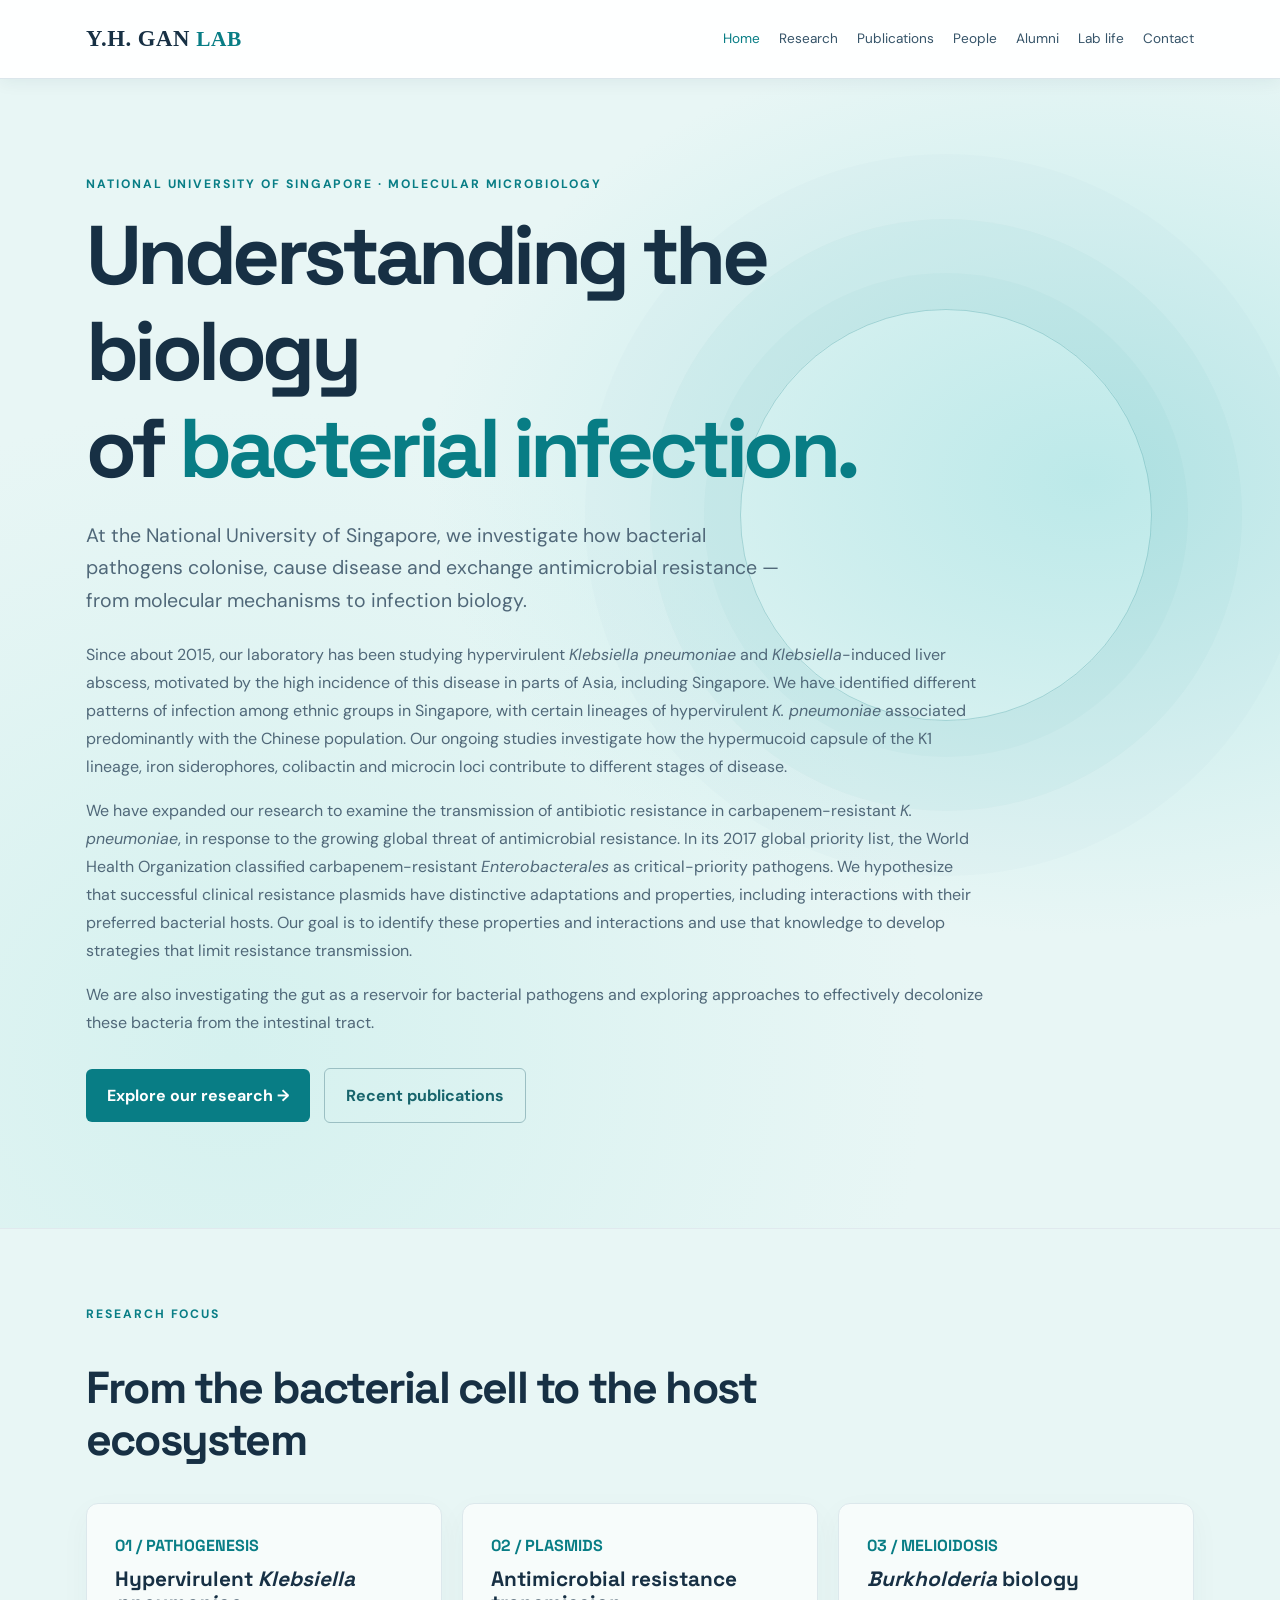
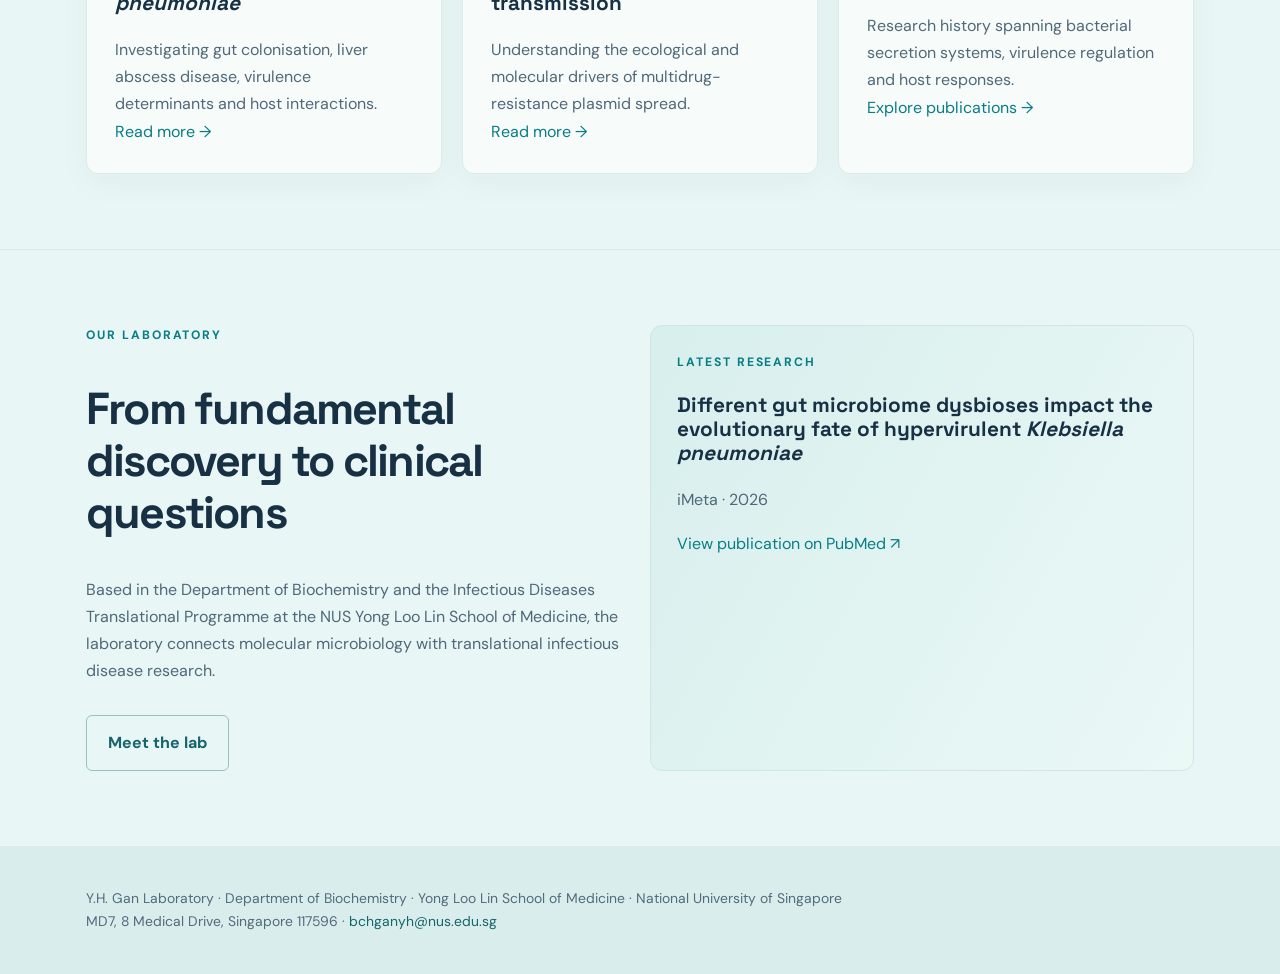
<file: index.html>
<!doctype html><html lang="en"><head><meta charset="utf-8"><meta name="viewport" content="width=device-width,initial-scale=1"><meta name="description" content="Y.H. Gan Laboratory at the National University of Singapore: bacterial pathogenesis, Klebsiella pneumoniae, antimicrobial resistance and melioidosis."><title>Home | Y.H. Gan Laboratory</title><link rel="stylesheet" href="assets/style.css"></head><body><header class="top"><div class="wrap nav"><a class="brand" href="index.html">Y.H. GAN <b>LAB</b></a><nav aria-label="Main navigation"><a class="active" href="index.html">Home</a><a class="" href="research.html">Research</a><a class="" href="publications.html">Publications</a><a class="" href="people.html">People</a><a class="" href="alumni.html">Alumni</a><a class="" href="lab-life.html">Lab life</a><a class="" href="contact.html">Contact</a></nav></div></header><main><section class="hero"><div class="wrap"><div class="eyebrow">National University of Singapore · Molecular microbiology</div><h1>Understanding the biology<br>of <span style="color:var(--aqua)">bacterial infection.</span></h1><p class="lead">At the National University of Singapore, we investigate how bacterial pathogens colonise, cause disease and exchange antimicrobial resistance — from molecular mechanisms to infection biology.</p><div class="home-research-overview" style="max-width:900px;margin:24px 0 10px;line-height:1.75"><p>Since about 2015, our laboratory has been studying hypervirulent <i>Klebsiella pneumoniae</i> and <i>Klebsiella</i>-induced liver abscess, motivated by the high incidence of this disease in parts of Asia, including Singapore. We have identified different patterns of infection among ethnic groups in Singapore, with certain lineages of hypervirulent <i>K. pneumoniae</i> associated predominantly with the Chinese population. Our ongoing studies investigate how the hypermucoid capsule of the K1 lineage, iron siderophores, colibactin and microcin loci contribute to different stages of disease.</p><p>We have expanded our research to examine the transmission of antibiotic resistance in carbapenem-resistant <i>K. pneumoniae</i>, in response to the growing global threat of antimicrobial resistance. In its 2017 global priority list, the World Health Organization classified carbapenem-resistant <i>Enterobacterales</i> as critical-priority pathogens. We hypothesize that successful clinical resistance plasmids have distinctive adaptations and properties, including interactions with their preferred bacterial hosts. Our goal is to identify these properties and interactions and use that knowledge to develop strategies that limit resistance transmission.</p><p>We are also investigating the gut as a reservoir for bacterial pathogens and exploring approaches to effectively decolonize these bacteria from the intestinal tract.</p></div><a class="btn" href="research.html">Explore our research →</a><a class="btn secondary" href="publications.html">Recent publications</a></div></section><section class="section"><div class="wrap"><div class="eyebrow">Research focus</div><h2>From the bacterial cell to the host ecosystem</h2><div class="grid"><article class="card"><span class="number">01 / PATHOGENESIS</span><h3>Hypervirulent <i>Klebsiella pneumoniae</i></h3><p>Investigating gut colonisation, liver abscess disease, virulence determinants and host interactions.</p><a href="research.html">Read more →</a></article><article class="card"><span class="number">02 / PLASMIDS</span><h3>Antimicrobial resistance transmission</h3><p>Understanding the ecological and molecular drivers of multidrug-resistance plasmid spread.</p><a href="research.html">Read more →</a></article><article class="card"><span class="number">03 / MELIOIDOSIS</span><h3><i>Burkholderia</i> biology</h3><p>Research history spanning bacterial secretion systems, virulence regulation and host responses.</p><a href="publications.html">Explore publications →</a></article></div></div></section><section class="section"><div class="wrap grid two"><div><div class="eyebrow">Our laboratory</div><h2>From fundamental discovery to clinical questions</h2><p>Based in the Department of Biochemistry and the Infectious Diseases Translational Programme at the NUS Yong Loo Lin School of Medicine, the laboratory connects molecular microbiology with translational infectious disease research.</p><a class="btn secondary" href="people.html">Meet the lab</a></div><div class="banner"><div class="eyebrow">Latest research</div><h3>Different gut microbiome dysbioses impact the evolutionary fate of hypervirulent <i>Klebsiella pneumoniae</i></h3><p>iMeta · 2026</p><a href="https://pubmed.ncbi.nlm.nih.gov/42787551/" target="_blank" rel="noopener noreferrer">View publication on PubMed ↗</a></div></div></section></main><footer class="footer"><div class="wrap">Y.H. Gan Laboratory · Department of Biochemistry · Yong Loo Lin School of Medicine · National University of Singapore<br>MD7, 8 Medical Drive, Singapore 117596 · <a href="mailto:bchganyh@nus.edu.sg">bchganyh@nus.edu.sg</a></div></footer></body></html>
</file>
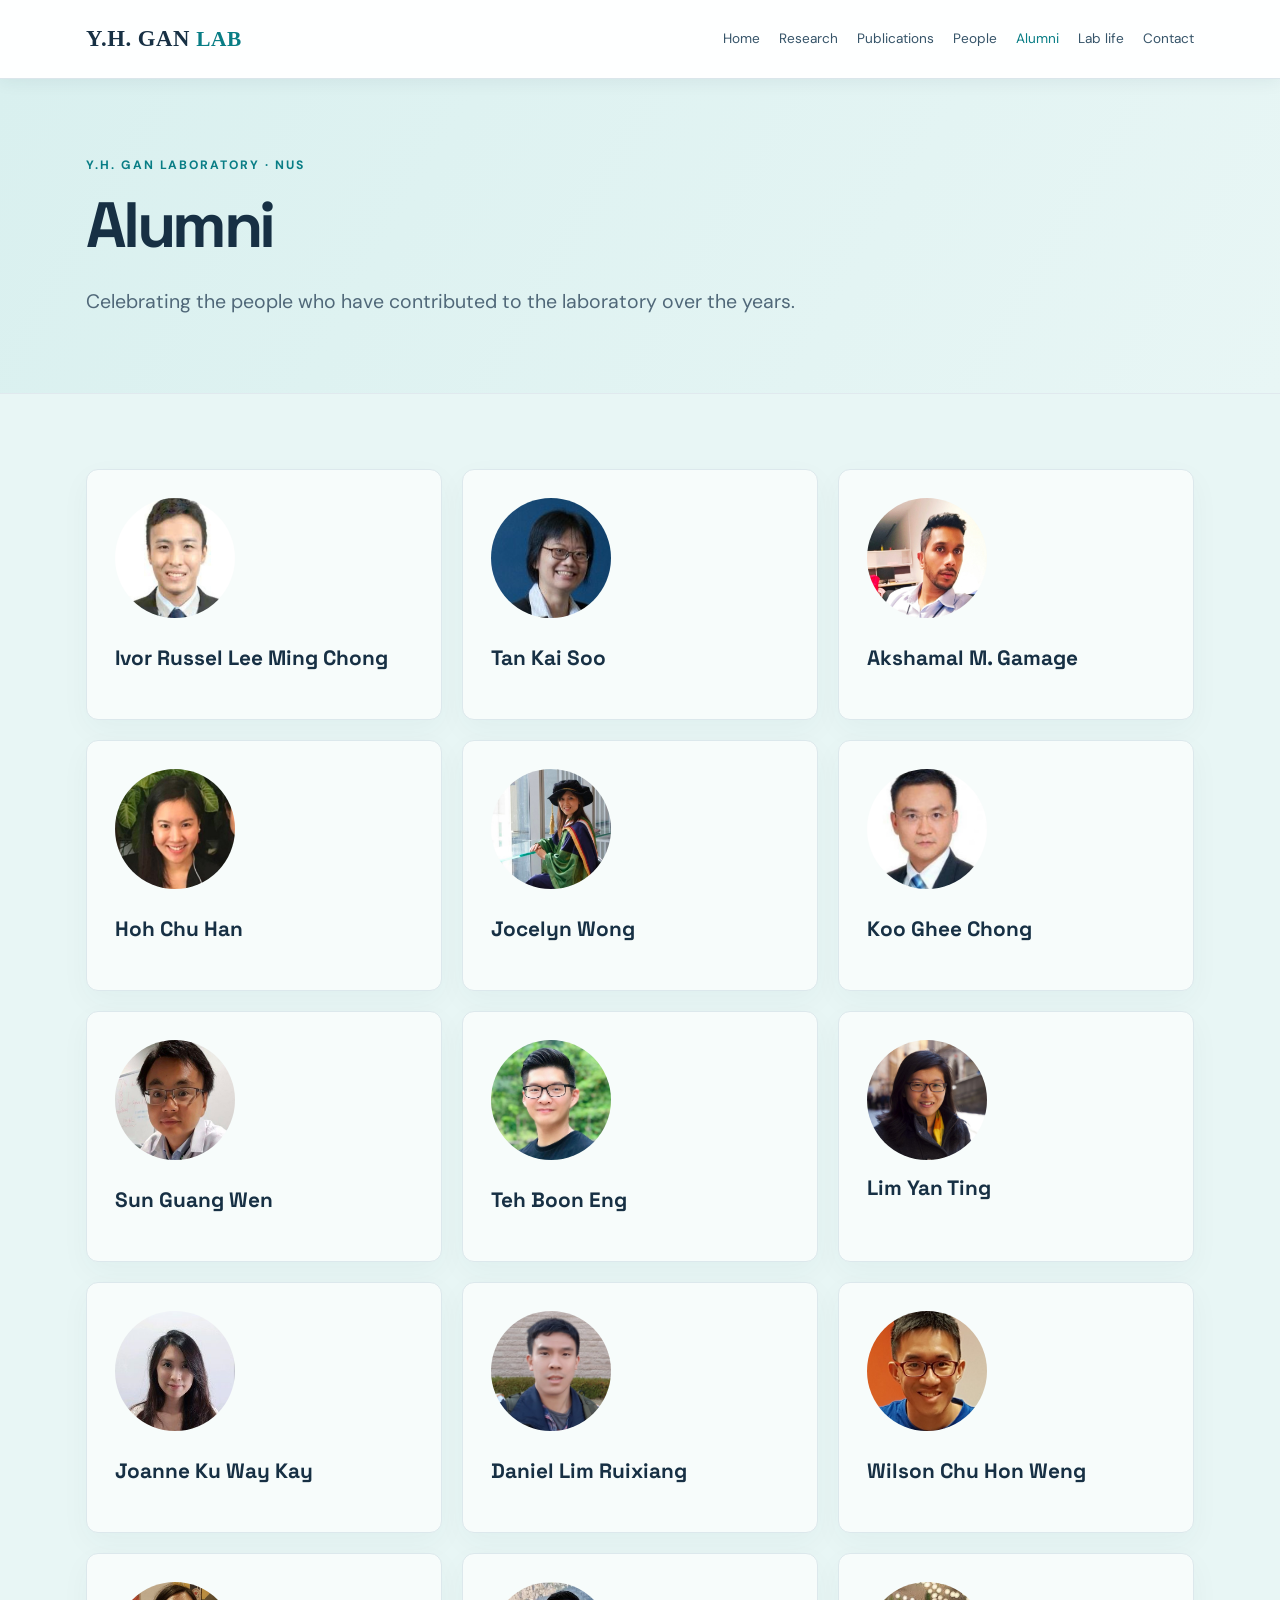
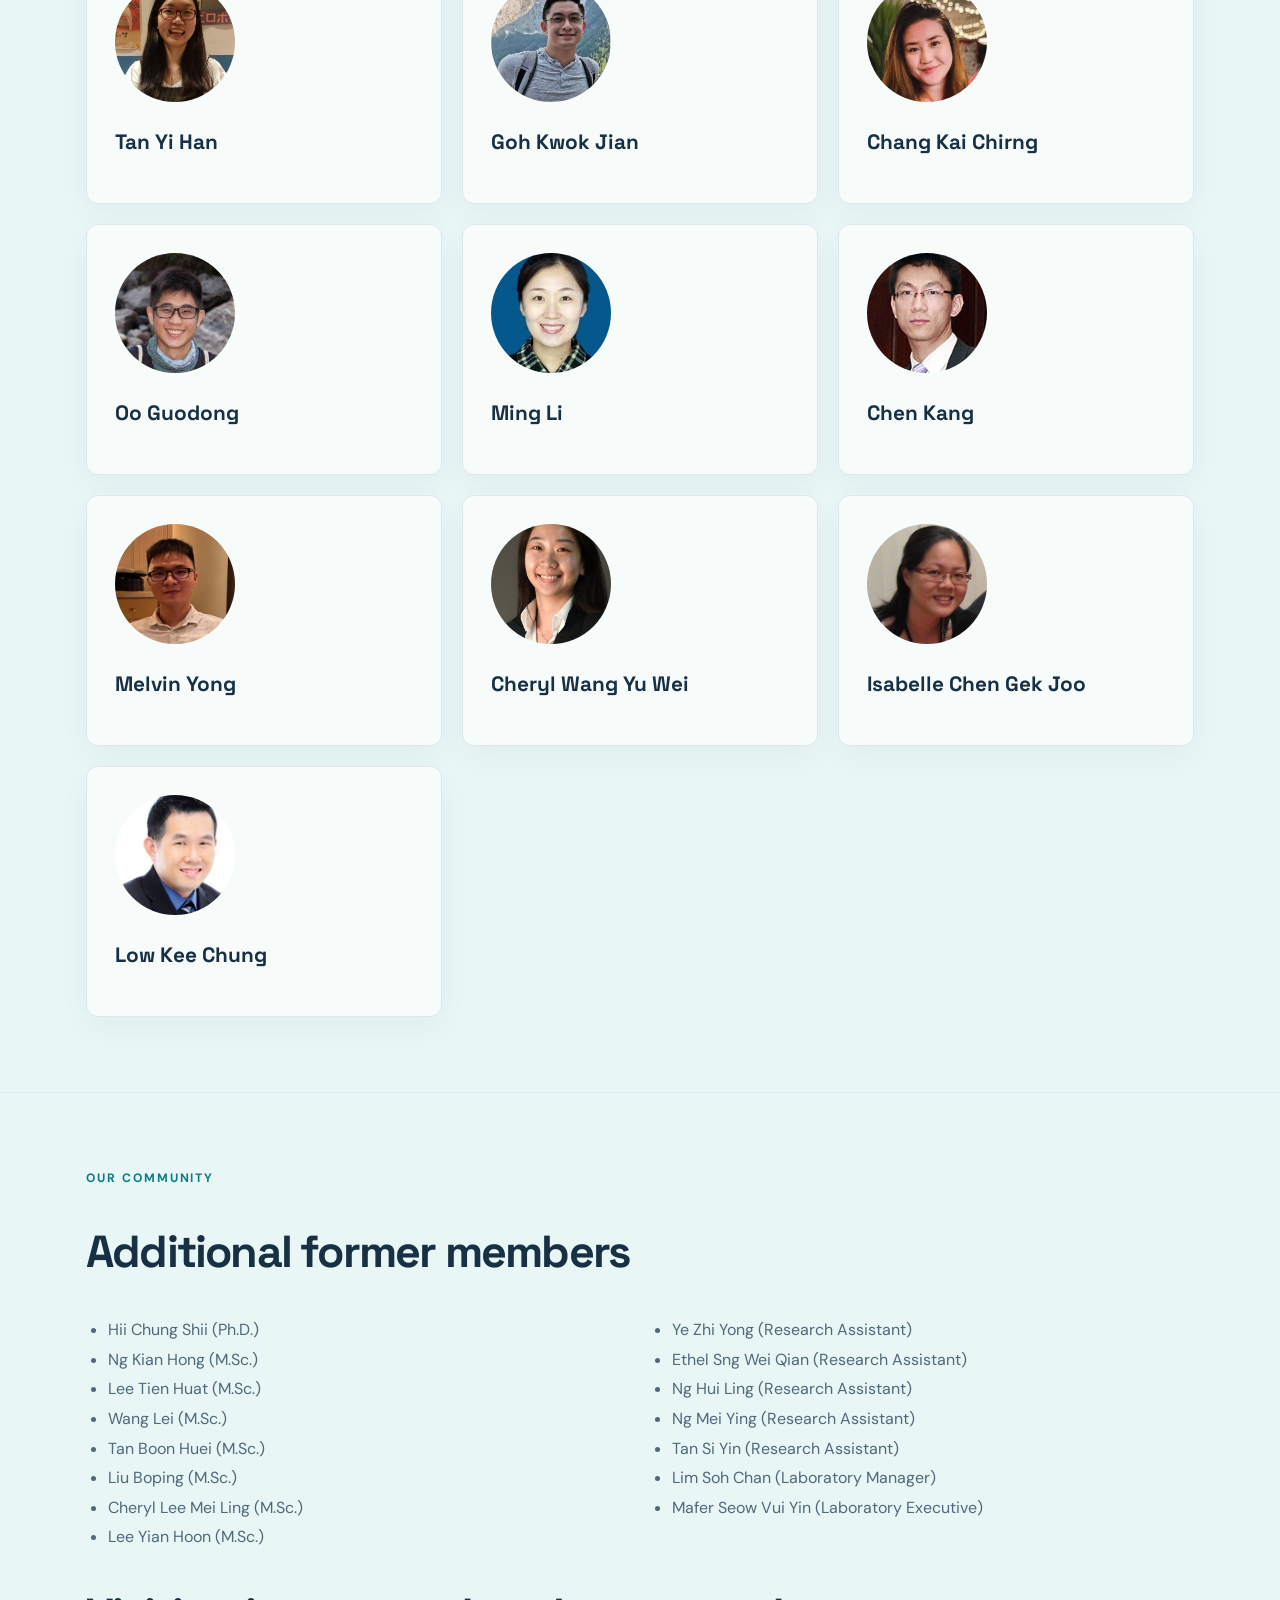
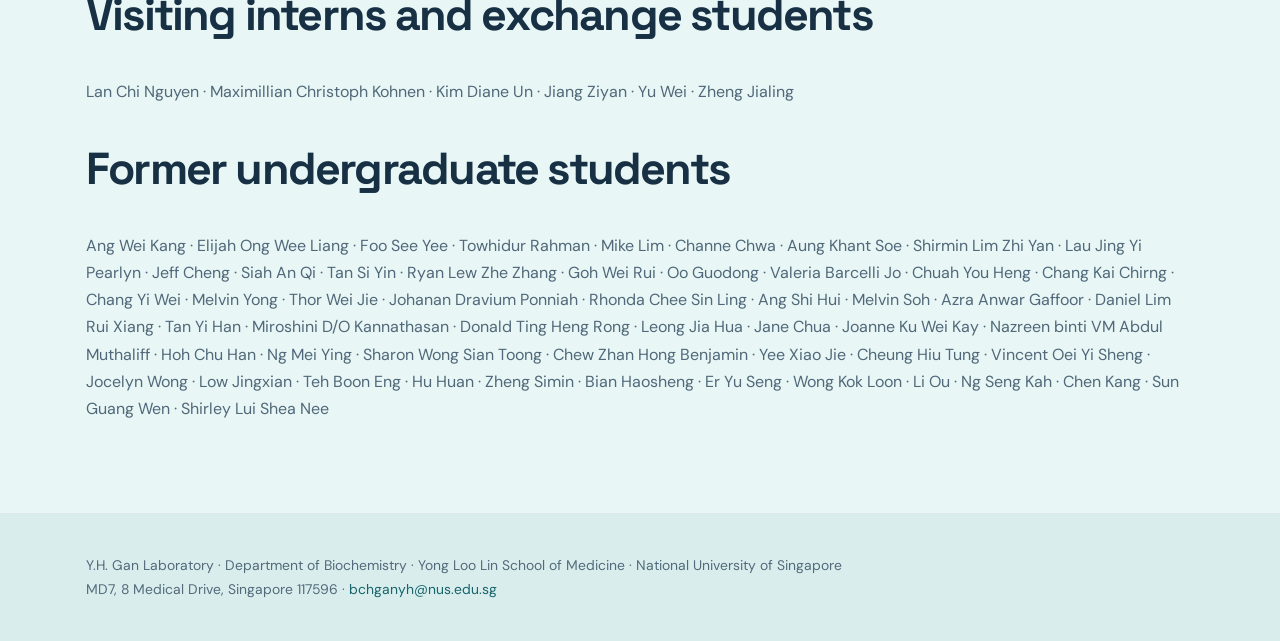
<file: alumni.html>
<!doctype html><html lang="en"><head><meta charset="utf-8"><meta name="viewport" content="width=device-width,initial-scale=1"><meta name="description" content="Y.H. Gan Laboratory at the National University of Singapore: bacterial pathogenesis, Klebsiella pneumoniae, antimicrobial resistance and melioidosis."><title>Alumni | Y.H. Gan Laboratory</title><link rel="stylesheet" href="assets/style.css"></head><body><header class="top"><div class="wrap nav"><a class="brand" href="index.html">Y.H. GAN <b>LAB</b></a><nav aria-label="Main navigation"><a class="" href="index.html">Home</a><a class="" href="research.html">Research</a><a class="" href="publications.html">Publications</a><a class="" href="people.html">People</a><a class="active" href="alumni.html">Alumni</a><a class="" href="lab-life.html">Lab life</a><a class="" href="contact.html">Contact</a></nav></div></header><main><section class="pagehead"><div class="wrap"><div class="eyebrow">Y.H. Gan Laboratory · NUS</div><h1>Alumni</h1><p class="lead">Celebrating the people who have contributed to the laboratory over the years.</p></div></section><section class="section"><div class="wrap"><div class="grid"><div class="card"><img src="assets/people/alumni_russel.jpg" alt="Photograph associated with Ivor Russel Lee Ming Chong" loading="lazy" style="width:120px;height:120px;object-fit:cover;border-radius:50%;margin-bottom:12px"><h3>Ivor Russel Lee Ming Chong</h3></div><div class="card"><img src="assets/people/alumni_kai_soo.jpg" alt="Photograph associated with Tan Kai Soo" loading="lazy" style="width:120px;height:120px;object-fit:cover;border-radius:50%;margin-bottom:12px"><h3>Tan Kai Soo</h3></div><div class="card"><img src="assets/people/alumni_akshamal.jpg" alt="Photograph associated with Akshamal M. Gamage" loading="lazy" style="width:120px;height:120px;object-fit:cover;border-radius:50%;margin-bottom:12px"><h3>Akshamal M. Gamage</h3></div><div class="card"><img src="assets/people/alumni_chu_han.jpg" alt="Photograph associated with Hoh Chu Han" loading="lazy" style="width:120px;height:120px;object-fit:cover;border-radius:50%;margin-bottom:12px"><h3>Hoh Chu Han</h3></div><div class="card"><img src="assets/people/alumni_jocelyn.jpg" alt="Photograph associated with Jocelyn Wong" loading="lazy" style="width:120px;height:120px;object-fit:cover;border-radius:50%;margin-bottom:12px"><h3>Jocelyn Wong</h3></div><div class="card"><img src="assets/people/alumni-koo-ghee-chong.jpg" alt="Portrait of Koo Ghee Chong" loading="lazy" style="width:120px;height:120px;object-fit:cover;border-radius:50%;margin-bottom:12px"><h3>Koo Ghee Chong</h3></div><div class="card"><img src="assets/people/alumni_guang_wen.jpg" alt="Photograph associated with Sun Guang Wen" loading="lazy" style="width:120px;height:120px;object-fit:cover;border-radius:50%;margin-bottom:12px"><h3>Sun Guang Wen</h3></div><div class="card"><img src="assets/people/alumni-teh-boon-eng.jpg" alt="Portrait of Teh Boon Eng" loading="lazy" style="width:120px;height:120px;object-fit:cover;border-radius:50%;margin-bottom:12px"><h3>Teh Boon Eng</h3></div><div class="card"><img src="assets/people/alumni-lim-yan-ting.jpg" alt="Portrait of Lim Yan Ting" loading="lazy" style="width:120px;height:120px;object-fit:cover;border-radius:50%"><h3>Lim Yan Ting</h3></div><div class="card"><img src="assets/people/alumni_joanne.jpg" alt="Photograph associated with Joanne Ku Way Kay" loading="lazy" style="width:120px;height:120px;object-fit:cover;border-radius:50%;margin-bottom:12px"><h3>Joanne Ku Way Kay</h3></div><div class="card"><img src="assets/people/alumni_daniel.jpg" alt="Photograph associated with Daniel Lim Ruixiang" loading="lazy" style="width:120px;height:120px;object-fit:cover;border-radius:50%;margin-bottom:12px"><h3>Daniel Lim Ruixiang</h3></div><div class="card"><img src="assets/people/alumni-wilson-chu.jpg" alt="Portrait of Wilson Chu Hon Weng" loading="lazy" style="width:120px;height:120px;object-fit:cover;border-radius:50%;margin-bottom:12px"><h3>Wilson Chu Hon Weng</h3></div><div class="card"><img src="assets/people/alumni-tan-yi-han-new.jpg" alt="Portrait of Tan Yi Han" loading="lazy" style="width:120px;height:120px;object-fit:cover;border-radius:50%;margin-bottom:12px"><h3>Tan Yi Han</h3></div><div class="card"><img src="assets/people/alumni-goh-kwok-jian.jpg" alt="Portrait of Goh Kwok Jian" loading="lazy" style="width:120px;height:120px;object-fit:cover;border-radius:50%;margin-bottom:12px"><h3>Goh Kwok Jian</h3></div><div class="card"><img src="assets/people/alumni-chang-kai-chirng.jpg" alt="Portrait of Chang Kai Chirng" loading="lazy" style="width:120px;height:120px;object-fit:cover;border-radius:50%;margin-bottom:12px"><h3>Chang Kai Chirng</h3></div><div class="card"><img src="assets/people/alumni-oo-guodong.jpg" alt="Portrait of Oo Guodong" loading="lazy" style="width:120px;height:120px;object-fit:cover;border-radius:50%;margin-bottom:12px"><h3>Oo Guodong</h3></div><div class="card"><img src="assets/people/alumni-ming-li.jpg" alt="Portrait of Ming Li" loading="lazy" style="width:120px;height:120px;object-fit:cover;border-radius:50%;margin-bottom:12px"><h3>Ming Li</h3></div><div class="card"><img src="assets/people/alumni-chen-kang.jpg" alt="Portrait of Chen Kang" loading="lazy" style="width:120px;height:120px;object-fit:cover;border-radius:50%;margin-bottom:12px"><h3>Chen Kang</h3></div><div class="card"><img src="assets/people/alumni-melvin-yong.jpg" alt="Portrait of Melvin Yong" loading="lazy" style="width:120px;height:120px;object-fit:cover;border-radius:50%;margin-bottom:12px"><h3>Melvin Yong</h3></div><div class="card"><img src="assets/people/alumni-cheryl-lee.jpg" alt="Portrait of Cheryl Wang Yu Wei" loading="lazy" style="width:120px;height:120px;object-fit:cover;border-radius:50%;margin-bottom:12px"><h3>Cheryl Wang Yu Wei</h3></div><div class="card"><img src="assets/people/alumni_isabelle.jpg" alt="Photograph associated with Isabelle Chen Gek Joo" loading="lazy" style="width:120px;height:120px;object-fit:cover;border-radius:50%;margin-bottom:12px"><h3>Isabelle Chen Gek Joo</h3></div><div class="card"><img src="assets/people/alumni-low-kee-chung.jpg" alt="Portrait of Low Kee Chung" loading="lazy" style="width:120px;height:120px;object-fit:cover;border-radius:50%;margin-bottom:12px"><h3>Low Kee Chung</h3></div></div></div></section><section class="section"><div class="wrap"><div class="eyebrow">Our community</div><h2>Additional former members</h2><ul class="alumni-qualifications" style="columns:2;column-gap:42px;line-height:1.85;padding-left:22px"><li style="break-inside:avoid">Hii Chung Shii (Ph.D.)</li><li style="break-inside:avoid">Ng Kian Hong (M.Sc.)</li><li style="break-inside:avoid">Lee Tien Huat (M.Sc.)</li><li style="break-inside:avoid">Wang Lei (M.Sc.)</li><li style="break-inside:avoid">Tan Boon Huei (M.Sc.)</li><li style="break-inside:avoid">Liu Boping (M.Sc.)</li><li style="break-inside:avoid">Cheryl Lee Mei Ling (M.Sc.)</li><li style="break-inside:avoid">Lee Yian Hoon (M.Sc.)</li><li style="break-inside:avoid">Ye Zhi Yong (Research Assistant)</li><li style="break-inside:avoid">Ethel Sng Wei Qian (Research Assistant)</li><li style="break-inside:avoid">Ng Hui Ling (Research Assistant)</li><li style="break-inside:avoid">Ng Mei Ying (Research Assistant)</li><li style="break-inside:avoid">Tan Si Yin (Research Assistant)</li><li style="break-inside:avoid">Lim Soh Chan (Laboratory Manager)</li><li style="break-inside:avoid">Mafer Seow Vui Yin (Laboratory Executive)</li></ul><h2>Visiting interns and exchange students</h2><p>Lan Chi Nguyen · Maximillian Christoph Kohnen · Kim Diane Un · Jiang Ziyan · Yu Wei · Zheng Jialing</p><h2>Former undergraduate students</h2><p>Ang Wei Kang · Elijah Ong Wee Liang · Foo See Yee · Towhidur Rahman · Mike Lim · Channe Chwa · Aung Khant Soe · Shirmin Lim Zhi Yan · Lau Jing Yi Pearlyn · Jeff Cheng · Siah An Qi · Tan Si Yin · Ryan Lew Zhe Zhang · Goh Wei Rui · Oo Guodong · Valeria Barcelli Jo · Chuah You Heng · Chang Kai Chirng · Chang Yi Wei · Melvin Yong · Thor Wei Jie · Johanan Dravium Ponniah · Rhonda Chee Sin Ling · Ang Shi Hui · Melvin Soh · Azra Anwar Gaffoor · Daniel Lim Rui Xiang · Tan Yi Han · Miroshini D/O Kannathasan · Donald Ting Heng Rong · Leong Jia Hua · Jane Chua · Joanne Ku Wei Kay · Nazreen binti VM Abdul Muthaliff · Hoh Chu Han · Ng Mei Ying · Sharon Wong Sian Toong · Chew Zhan Hong Benjamin · Yee Xiao Jie · Cheung Hiu Tung · Vincent Oei Yi Sheng · Jocelyn Wong · Low Jingxian · Teh Boon Eng · Hu Huan · Zheng Simin · Bian Haosheng · Er Yu Seng · Wong Kok Loon · Li Ou · Ng Seng Kah · Chen Kang · Sun Guang Wen · Shirley Lui Shea Nee</p></div></section></main><footer class="footer"><div class="wrap">Y.H. Gan Laboratory · Department of Biochemistry · Yong Loo Lin School of Medicine · National University of Singapore<br>MD7, 8 Medical Drive, Singapore 117596 · <a href="mailto:bchganyh@nus.edu.sg">bchganyh@nus.edu.sg</a></div></footer></body></html>
</file>
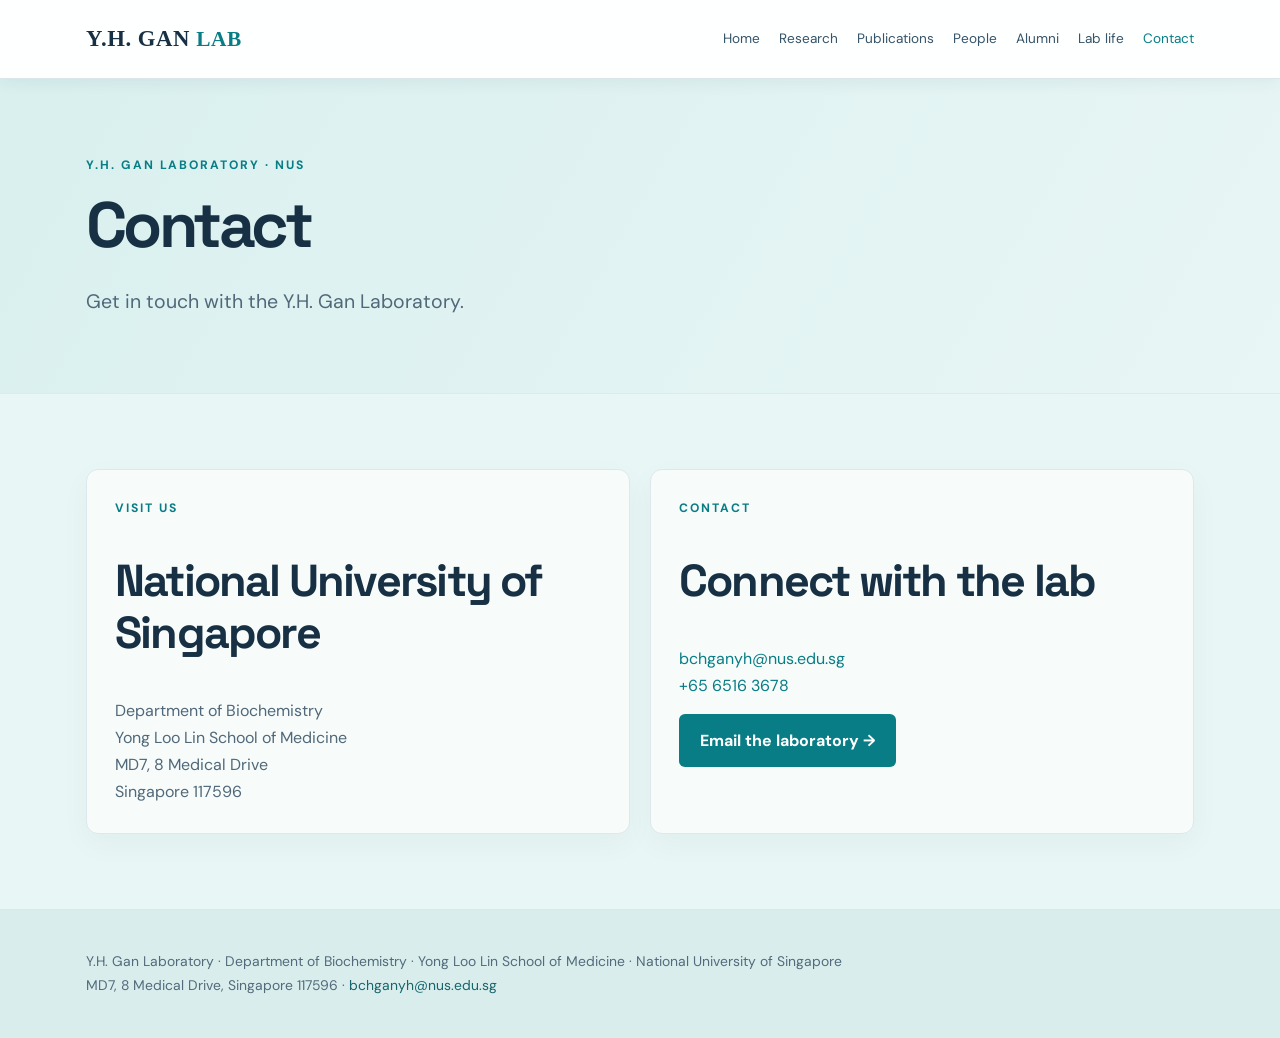
<file: contact.html>
<!doctype html><html lang="en"><head><meta charset="utf-8"><meta name="viewport" content="width=device-width,initial-scale=1"><meta name="description" content="Y.H. Gan Laboratory at the National University of Singapore: bacterial pathogenesis, Klebsiella pneumoniae, antimicrobial resistance and melioidosis."><title>Contact | Y.H. Gan Laboratory</title><link rel="stylesheet" href="assets/style.css"></head><body><header class="top"><div class="wrap nav"><a class="brand" href="index.html">Y.H. GAN <b>LAB</b></a><nav aria-label="Main navigation"><a class="" href="index.html">Home</a><a class="" href="research.html">Research</a><a class="" href="publications.html">Publications</a><a class="" href="people.html">People</a><a class="" href="alumni.html">Alumni</a><a class="" href="lab-life.html">Lab life</a><a class="active" href="contact.html">Contact</a></nav></div></header><main><section class="pagehead"><div class="wrap"><div class="eyebrow">Y.H. Gan Laboratory · NUS</div><h1>Contact</h1><p class="lead">Get in touch with the Y.H. Gan Laboratory.</p></div></section><section class="section"><div class="wrap grid two"><div class="card"><div class="eyebrow">Visit us</div><h2>National University of Singapore</h2><p>Department of Biochemistry<br>Yong Loo Lin School of Medicine<br>MD7, 8 Medical Drive<br>Singapore 117596</p></div><div class="card"><div class="eyebrow">Contact</div><h2>Connect with the lab</h2><p><a href="mailto:bchganyh@nus.edu.sg">bchganyh@nus.edu.sg</a><br><a href="tel:+6565163678">+65 6516 3678</a></p><a class="btn" href="mailto:bchganyh@nus.edu.sg">Email the laboratory →</a></div></div></section></main><footer class="footer"><div class="wrap">Y.H. Gan Laboratory · Department of Biochemistry · Yong Loo Lin School of Medicine · National University of Singapore<br>MD7, 8 Medical Drive, Singapore 117596 · <a href="mailto:bchganyh@nus.edu.sg">bchganyh@nus.edu.sg</a></div></footer></body></html>
</file>
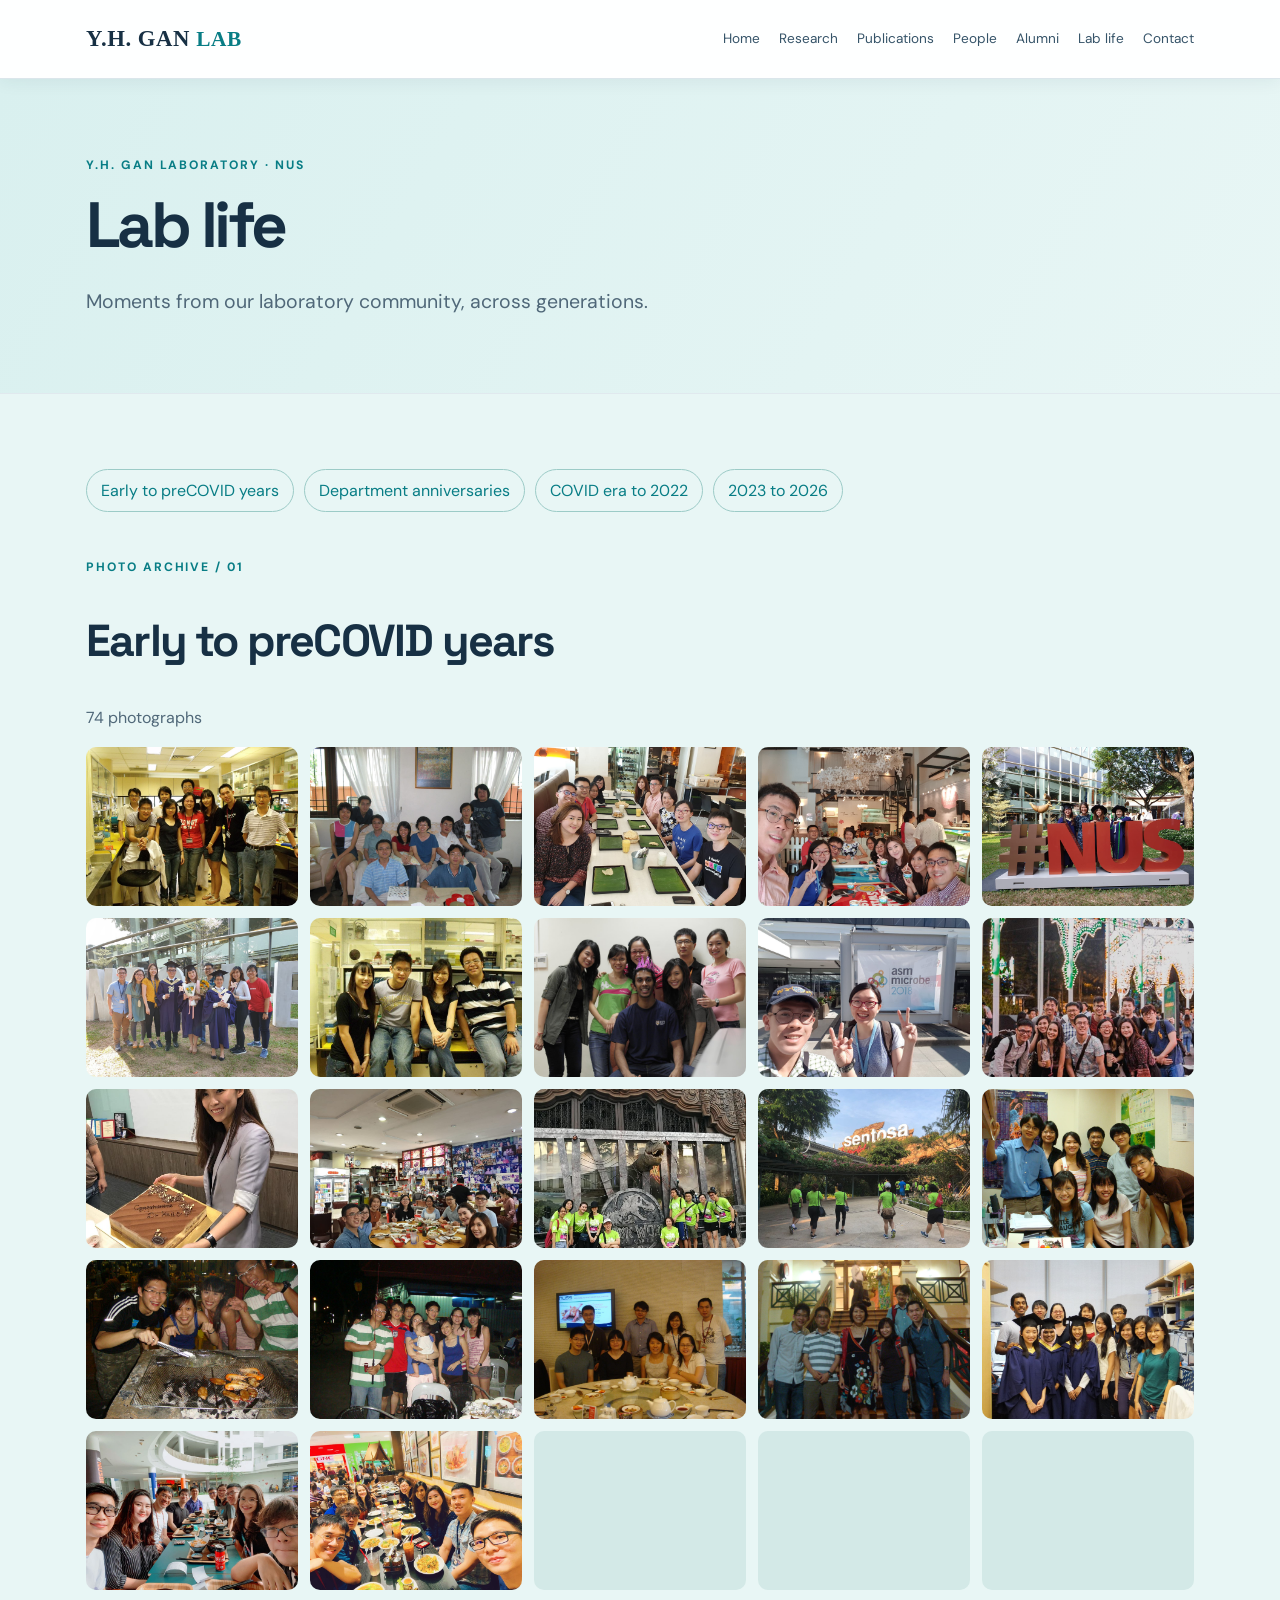
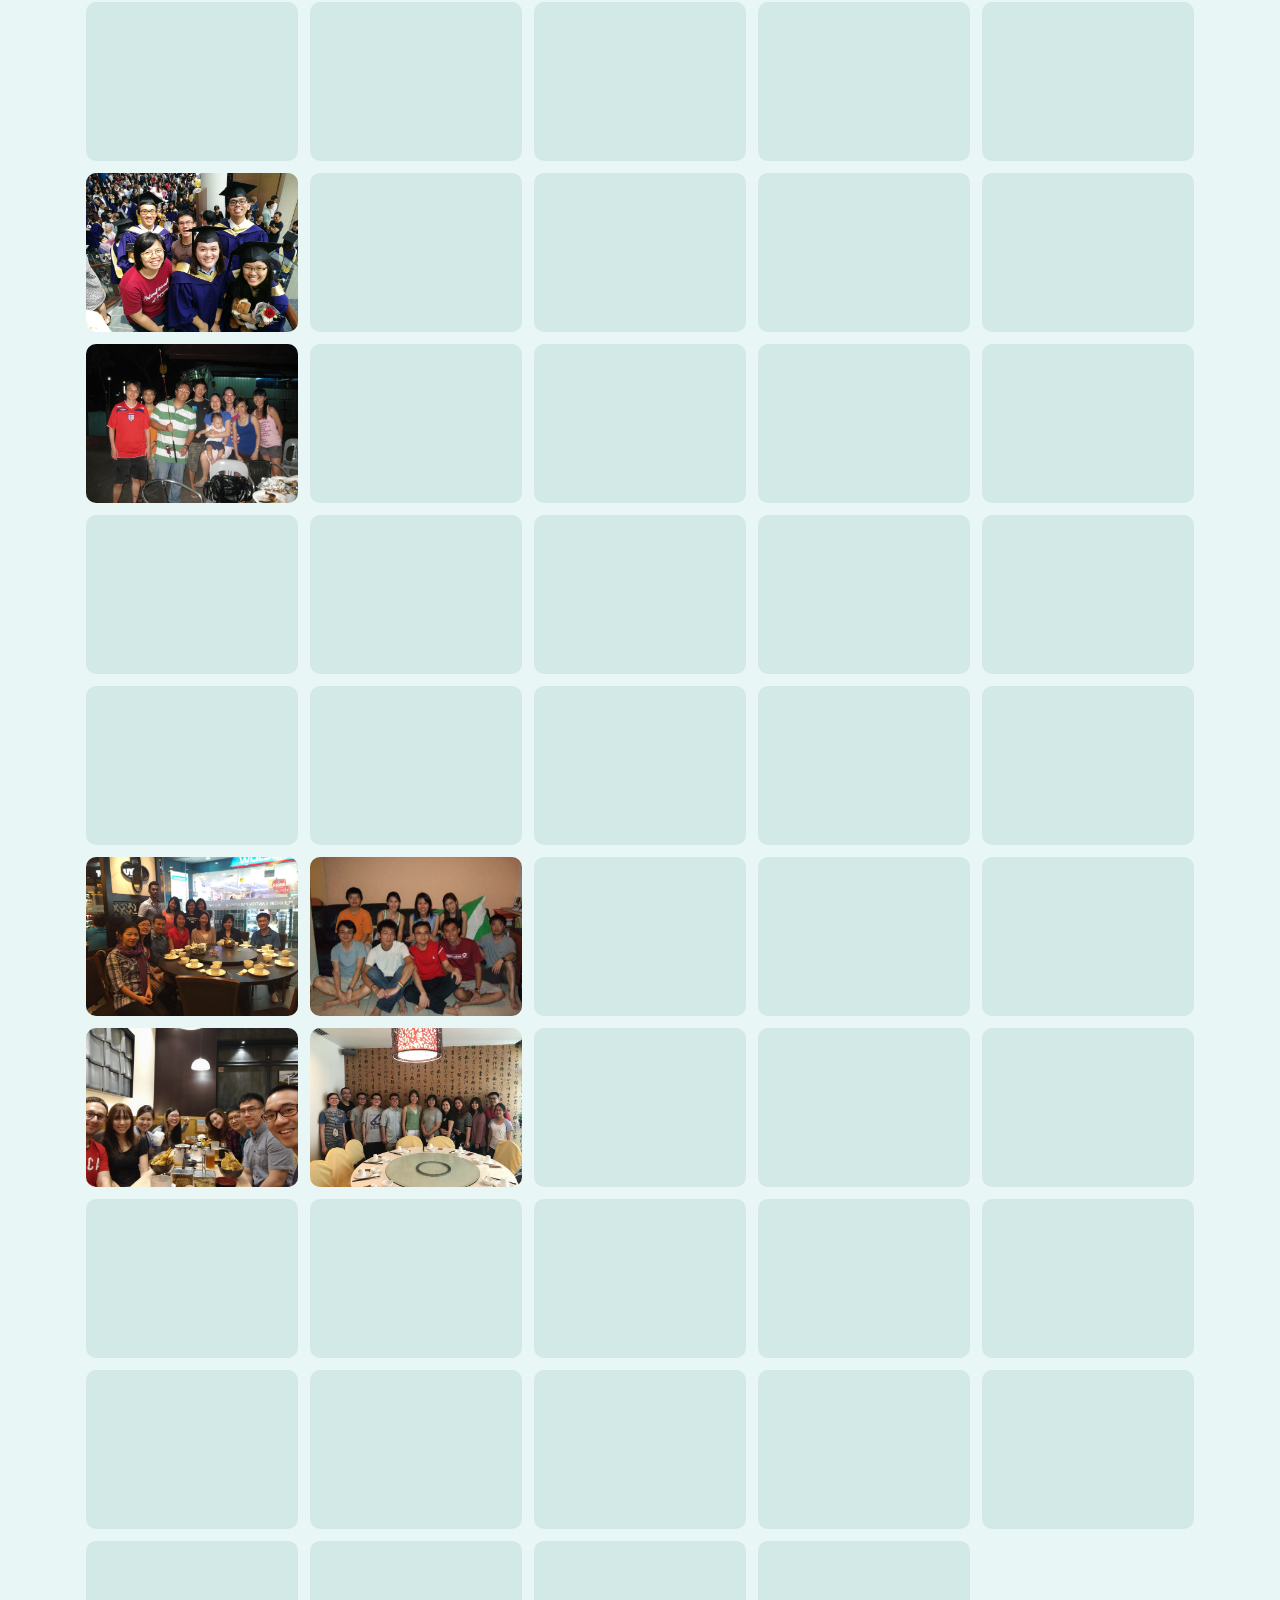
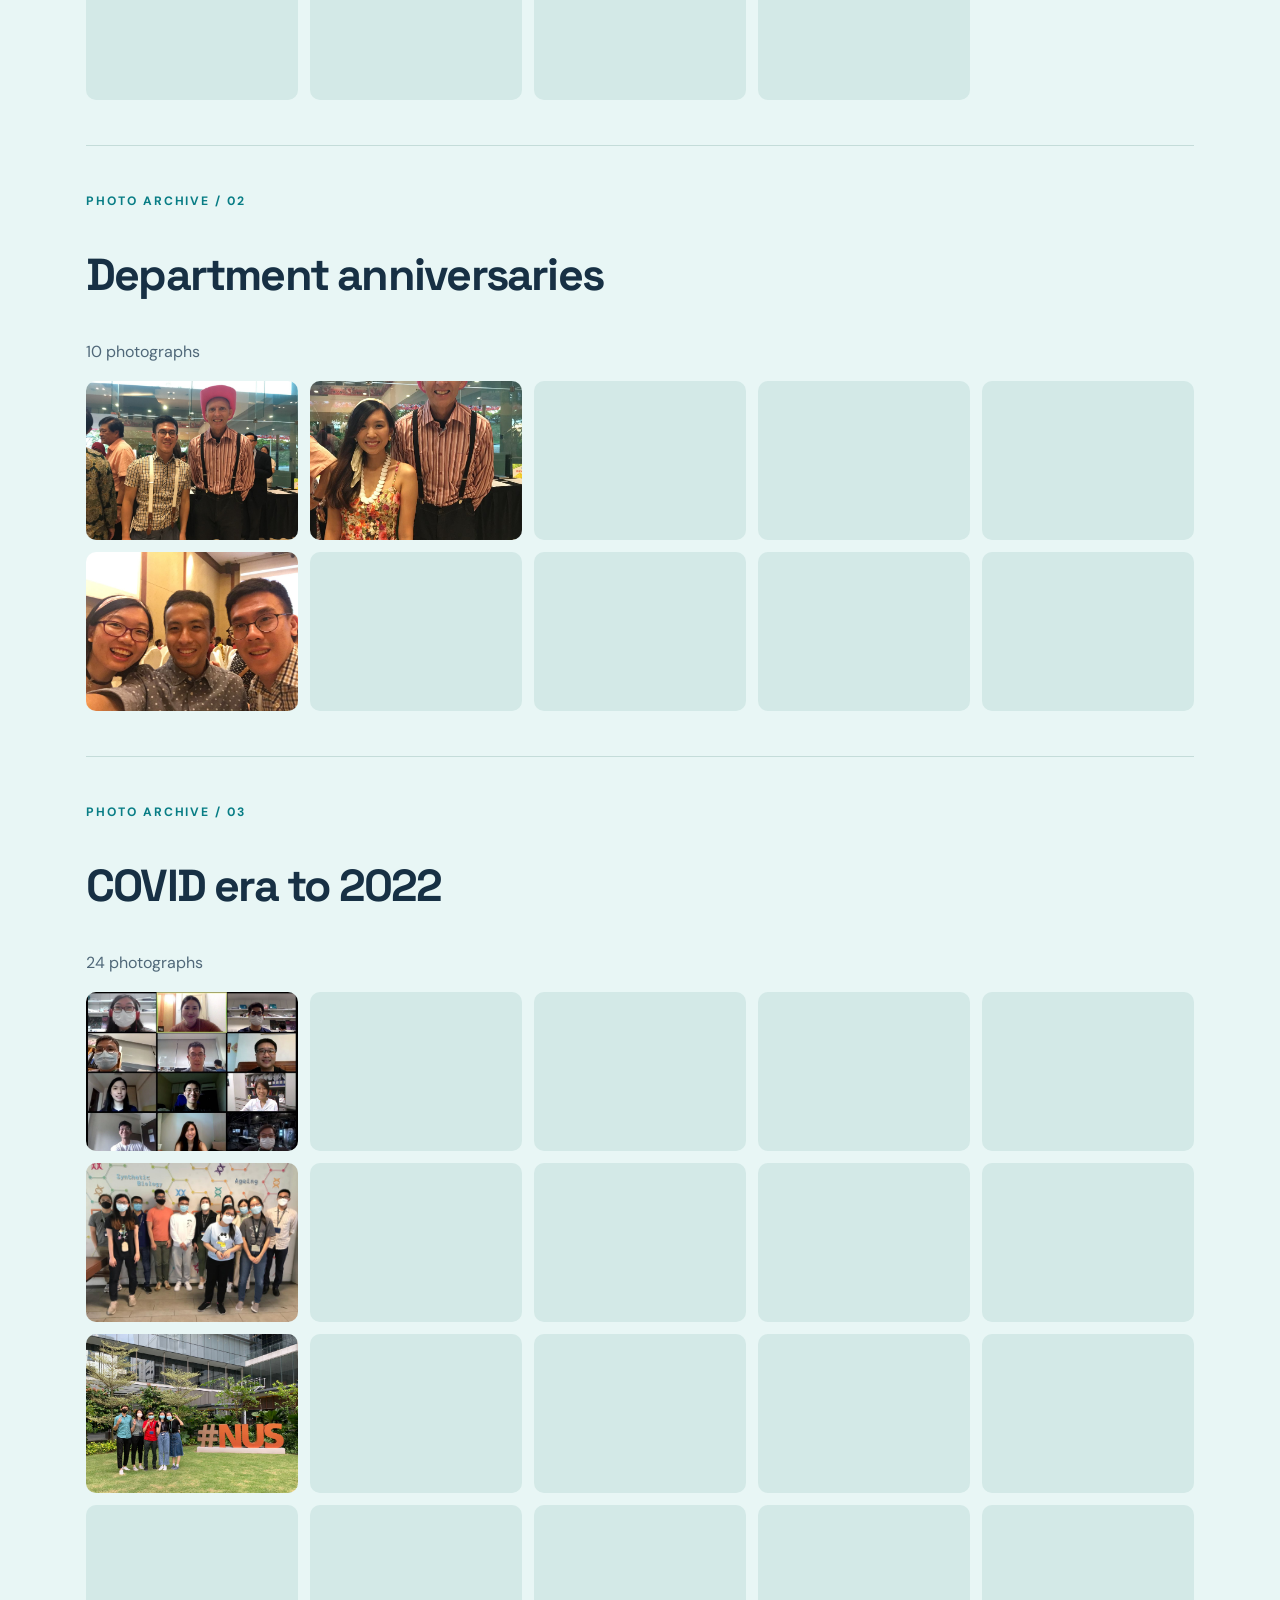
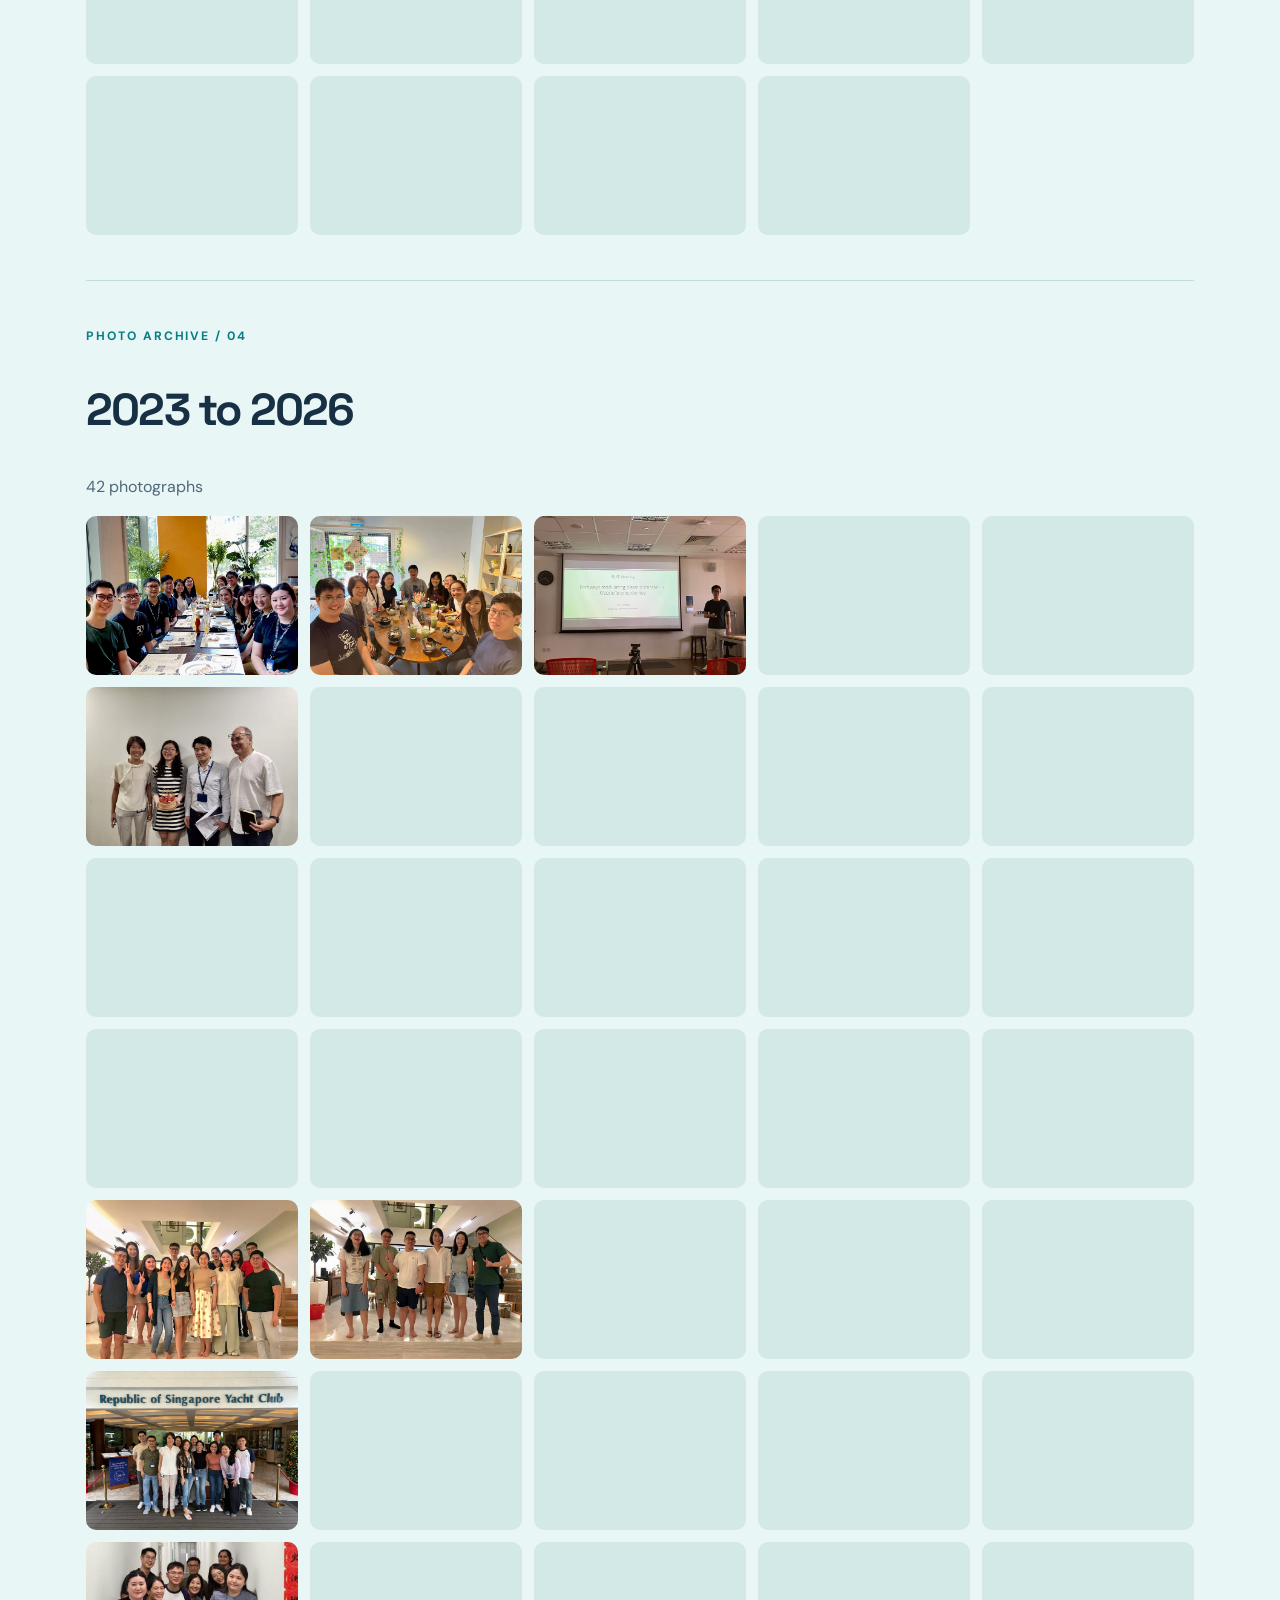
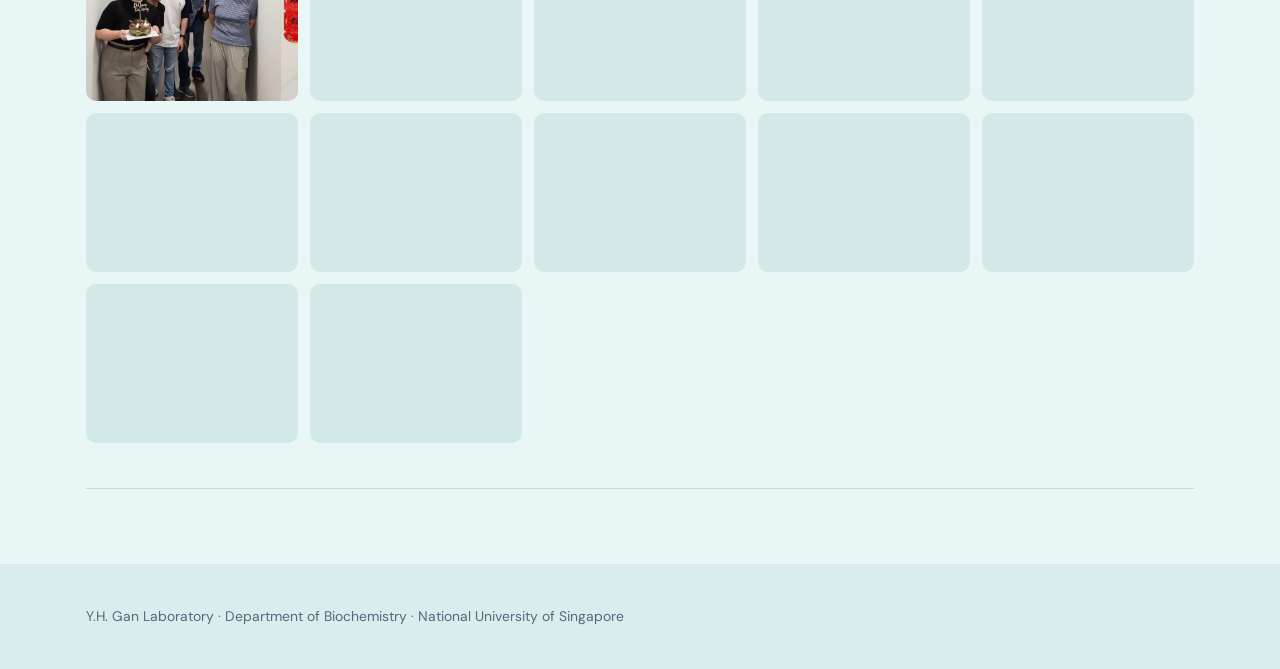
<file: lab-life.html>
<!doctype html><html lang="en"><head><meta charset="utf-8"><meta name="viewport" content="width=device-width,initial-scale=1"><meta name="description" content="Y.H. Gan Laboratory historical photo galleries"><title>Lab life | Y.H. Gan Laboratory</title><link rel="stylesheet" href="assets/style.css"><style>.gallery-section{padding:45px 0;border-bottom:1px solid #c4dcd9}.photo-grid{display:grid;grid-template-columns:repeat(auto-fill,minmax(180px,1fr));gap:12px}.gallery-photo{display:block;aspect-ratio:4/3;overflow:hidden;border-radius:10px;background:#d3e9e7}.gallery-photo img{width:100%;height:100%;object-fit:cover;transition:transform .2s}.gallery-photo:hover img{transform:scale(1.05)}.gallery-nav{display:flex;flex-wrap:wrap;gap:10px}.gallery-nav a{border:1px solid #9ccbc7;border-radius:24px;padding:7px 14px}@media(max-width:600px){.photo-grid{grid-template-columns:repeat(2,minmax(0,1fr))}}</style></head><body><header class="top"><div class="wrap nav"><a class="brand" href="index.html">Y.H. GAN <b>LAB</b></a><nav aria-label="Main navigation"><a href="index.html">Home</a><a href="research.html">Research</a><a href="publications.html">Publications</a><a href="people.html">People</a><a href="alumni.html">Alumni</a><a href="lab-life.html">Lab life</a><a href="contact.html">Contact</a></nav></div></header><main><section class="pagehead"><div class="wrap"><div class="eyebrow">Y.H. Gan Laboratory · NUS</div><h1>Lab life</h1><p class="lead">Moments from our laboratory community, across generations.</p></div></section><section class="section"><div class="wrap"><div class="gallery-nav"><a href="#gallery-1">Early to preCOVID years</a><a href="#gallery-2">Department anniversaries</a><a href="#gallery-3">COVID era to 2022</a><a href="#gallery-4">2023 to 2026</a></div><section class="gallery-section" id="gallery-1"><div class="eyebrow">Photo archive / 01</div><h2>Early to preCOVID years</h2><p>74 photographs</p><div class="photo-grid"><a class="gallery-photo" href="assets/gallery/category-1/photo-001.jpg" target="_blank" rel="noopener" aria-label="View photograph 1 in Early to preCOVID years"><img loading="lazy" decoding="async" src="assets/gallery/category-1/photo-001.jpg" alt="Early to preCOVID years photograph 1"></a><a class="gallery-photo" href="assets/gallery/category-1/photo-002.jpg" target="_blank" rel="noopener" aria-label="View photograph 2 in Early to preCOVID years"><img loading="lazy" decoding="async" src="assets/gallery/category-1/photo-002.jpg" alt="Early to preCOVID years photograph 2"></a><a class="gallery-photo" href="assets/gallery/category-1/photo-003.jpg" target="_blank" rel="noopener" aria-label="View photograph 3 in Early to preCOVID years"><img loading="lazy" decoding="async" src="assets/gallery/category-1/photo-003.jpg" alt="Early to preCOVID years photograph 3"></a><a class="gallery-photo" href="assets/gallery/category-1/photo-004.jpg" target="_blank" rel="noopener" aria-label="View photograph 4 in Early to preCOVID years"><img loading="lazy" decoding="async" src="assets/gallery/category-1/photo-004.jpg" alt="Early to preCOVID years photograph 4"></a><a class="gallery-photo" href="assets/gallery/category-1/photo-005.jpg" target="_blank" rel="noopener" aria-label="View photograph 5 in Early to preCOVID years"><img loading="lazy" decoding="async" src="assets/gallery/category-1/photo-005.jpg" alt="Early to preCOVID years photograph 5"></a><a class="gallery-photo" href="assets/gallery/category-1/photo-006.jpg" target="_blank" rel="noopener" aria-label="View photograph 6 in Early to preCOVID years"><img loading="lazy" decoding="async" src="assets/gallery/category-1/photo-006.jpg" alt="Early to preCOVID years photograph 6"></a><a class="gallery-photo" href="assets/gallery/category-1/photo-007.jpg" target="_blank" rel="noopener" aria-label="View photograph 7 in Early to preCOVID years"><img loading="lazy" decoding="async" src="assets/gallery/category-1/photo-007.jpg" alt="Early to preCOVID years photograph 7"></a><a class="gallery-photo" href="assets/gallery/category-1/photo-008.jpg" target="_blank" rel="noopener" aria-label="View photograph 8 in Early to preCOVID years"><img loading="lazy" decoding="async" src="assets/gallery/category-1/photo-008.jpg" alt="Early to preCOVID years photograph 8"></a><a class="gallery-photo" href="assets/gallery/category-1/photo-009.jpg" target="_blank" rel="noopener" aria-label="View photograph 9 in Early to preCOVID years"><img loading="lazy" decoding="async" src="assets/gallery/category-1/photo-009.jpg" alt="Early to preCOVID years photograph 9"></a><a class="gallery-photo" href="assets/gallery/category-1/photo-010.jpg" target="_blank" rel="noopener" aria-label="View photograph 10 in Early to preCOVID years"><img loading="lazy" decoding="async" src="assets/gallery/category-1/photo-010.jpg" alt="Early to preCOVID years photograph 10"></a><a class="gallery-photo" href="assets/gallery/category-1/photo-011.jpg" target="_blank" rel="noopener" aria-label="View photograph 11 in Early to preCOVID years"><img loading="lazy" decoding="async" src="assets/gallery/category-1/photo-011.jpg" alt="Early to preCOVID years photograph 11"></a><a class="gallery-photo" href="assets/gallery/category-1/photo-012.jpg" target="_blank" rel="noopener" aria-label="View photograph 12 in Early to preCOVID years"><img loading="lazy" decoding="async" src="assets/gallery/category-1/photo-012.jpg" alt="Early to preCOVID years photograph 12"></a><a class="gallery-photo" href="assets/gallery/category-1/photo-013.jpg" target="_blank" rel="noopener" aria-label="View photograph 13 in Early to preCOVID years"><img loading="lazy" decoding="async" src="assets/gallery/category-1/photo-013.jpg" alt="Early to preCOVID years photograph 13"></a><a class="gallery-photo" href="assets/gallery/category-1/photo-014.jpg" target="_blank" rel="noopener" aria-label="View photograph 14 in Early to preCOVID years"><img loading="lazy" decoding="async" src="assets/gallery/category-1/photo-014.jpg" alt="Early to preCOVID years photograph 14"></a><a class="gallery-photo" href="assets/gallery/category-1/photo-015.jpg" target="_blank" rel="noopener" aria-label="View photograph 15 in Early to preCOVID years"><img loading="lazy" decoding="async" src="assets/gallery/category-1/photo-015.jpg" alt="Early to preCOVID years photograph 15"></a><a class="gallery-photo" href="assets/gallery/category-1/photo-016.jpg" target="_blank" rel="noopener" aria-label="View photograph 16 in Early to preCOVID years"><img loading="lazy" decoding="async" src="assets/gallery/category-1/photo-016.jpg" alt="Early to preCOVID years photograph 16"></a><a class="gallery-photo" href="assets/gallery/category-1/photo-017.jpg" target="_blank" rel="noopener" aria-label="View photograph 17 in Early to preCOVID years"><img loading="lazy" decoding="async" src="assets/gallery/category-1/photo-017.jpg" alt="Early to preCOVID years photograph 17"></a><a class="gallery-photo" href="assets/gallery/category-1/photo-018.jpg" target="_blank" rel="noopener" aria-label="View photograph 18 in Early to preCOVID years"><img loading="lazy" decoding="async" src="assets/gallery/category-1/photo-018.jpg" alt="Early to preCOVID years photograph 18"></a><a class="gallery-photo" href="assets/gallery/category-1/photo-019.jpg" target="_blank" rel="noopener" aria-label="View photograph 19 in Early to preCOVID years"><img loading="lazy" decoding="async" src="assets/gallery/category-1/photo-019.jpg" alt="Early to preCOVID years photograph 19"></a><a class="gallery-photo" href="assets/gallery/category-1/photo-020.jpg" target="_blank" rel="noopener" aria-label="View photograph 20 in Early to preCOVID years"><img loading="lazy" decoding="async" src="assets/gallery/category-1/photo-020.jpg" alt="Early to preCOVID years photograph 20"></a><a class="gallery-photo" href="assets/gallery/category-1/photo-021.jpg" target="_blank" rel="noopener" aria-label="View photograph 21 in Early to preCOVID years"><img loading="lazy" decoding="async" src="assets/gallery/category-1/photo-021.jpg" alt="Early to preCOVID years photograph 21"></a><a class="gallery-photo" href="assets/gallery/category-1/photo-022.jpg" target="_blank" rel="noopener" aria-label="View photograph 22 in Early to preCOVID years"><img loading="lazy" decoding="async" src="assets/gallery/category-1/photo-022.jpg" alt="Early to preCOVID years photograph 22"></a><a class="gallery-photo" href="assets/gallery/category-1/photo-023.jpg" target="_blank" rel="noopener" aria-label="View photograph 23 in Early to preCOVID years"><img loading="lazy" decoding="async" src="assets/gallery/category-1/photo-023.jpg" alt="Early to preCOVID years photograph 23"></a><a class="gallery-photo" href="assets/gallery/category-1/photo-024.jpg" target="_blank" rel="noopener" aria-label="View photograph 24 in Early to preCOVID years"><img loading="lazy" decoding="async" src="assets/gallery/category-1/photo-024.jpg" alt="Early to preCOVID years photograph 24"></a><a class="gallery-photo" href="assets/gallery/category-1/photo-025.jpg" target="_blank" rel="noopener" aria-label="View photograph 25 in Early to preCOVID years"><img loading="lazy" decoding="async" src="assets/gallery/category-1/photo-025.jpg" alt="Early to preCOVID years photograph 25"></a><a class="gallery-photo" href="assets/gallery/category-1/photo-026.jpg" target="_blank" rel="noopener" aria-label="View photograph 26 in Early to preCOVID years"><img loading="lazy" decoding="async" src="assets/gallery/category-1/photo-026.jpg" alt="Early to preCOVID years photograph 26"></a><a class="gallery-photo" href="assets/gallery/category-1/photo-027.jpg" target="_blank" rel="noopener" aria-label="View photograph 27 in Early to preCOVID years"><img loading="lazy" decoding="async" src="assets/gallery/category-1/photo-027.jpg" alt="Early to preCOVID years photograph 27"></a><a class="gallery-photo" href="assets/gallery/category-1/photo-028.jpg" target="_blank" rel="noopener" aria-label="View photograph 28 in Early to preCOVID years"><img loading="lazy" decoding="async" src="assets/gallery/category-1/photo-028.jpg" alt="Early to preCOVID years photograph 28"></a><a class="gallery-photo" href="assets/gallery/category-1/photo-029.jpg" target="_blank" rel="noopener" aria-label="View photograph 29 in Early to preCOVID years"><img loading="lazy" decoding="async" src="assets/gallery/category-1/photo-029.jpg" alt="Early to preCOVID years photograph 29"></a><a class="gallery-photo" href="assets/gallery/category-1/photo-030.jpg" target="_blank" rel="noopener" aria-label="View photograph 30 in Early to preCOVID years"><img loading="lazy" decoding="async" src="assets/gallery/category-1/photo-030.jpg" alt="Early to preCOVID years photograph 30"></a><a class="gallery-photo" href="assets/gallery/category-1/photo-031.jpg" target="_blank" rel="noopener" aria-label="View photograph 31 in Early to preCOVID years"><img loading="lazy" decoding="async" src="assets/gallery/category-1/photo-031.jpg" alt="Early to preCOVID years photograph 31"></a><a class="gallery-photo" href="assets/gallery/category-1/photo-032.jpg" target="_blank" rel="noopener" aria-label="View photograph 32 in Early to preCOVID years"><img loading="lazy" decoding="async" src="assets/gallery/category-1/photo-032.jpg" alt="Early to preCOVID years photograph 32"></a><a class="gallery-photo" href="assets/gallery/category-1/photo-033.jpg" target="_blank" rel="noopener" aria-label="View photograph 33 in Early to preCOVID years"><img loading="lazy" decoding="async" src="assets/gallery/category-1/photo-033.jpg" alt="Early to preCOVID years photograph 33"></a><a class="gallery-photo" href="assets/gallery/category-1/photo-034.jpg" target="_blank" rel="noopener" aria-label="View photograph 34 in Early to preCOVID years"><img loading="lazy" decoding="async" src="assets/gallery/category-1/photo-034.jpg" alt="Early to preCOVID years photograph 34"></a><a class="gallery-photo" href="assets/gallery/category-1/photo-035.jpg" target="_blank" rel="noopener" aria-label="View photograph 35 in Early to preCOVID years"><img loading="lazy" decoding="async" src="assets/gallery/category-1/photo-035.jpg" alt="Early to preCOVID years photograph 35"></a><a class="gallery-photo" href="assets/gallery/category-1/photo-036.jpg" target="_blank" rel="noopener" aria-label="View photograph 36 in Early to preCOVID years"><img loading="lazy" decoding="async" src="assets/gallery/category-1/photo-036.jpg" alt="Early to preCOVID years photograph 36"></a><a class="gallery-photo" href="assets/gallery/category-1/photo-037.jpg" target="_blank" rel="noopener" aria-label="View photograph 37 in Early to preCOVID years"><img loading="lazy" decoding="async" src="assets/gallery/category-1/photo-037.jpg" alt="Early to preCOVID years photograph 37"></a><a class="gallery-photo" href="assets/gallery/category-1/photo-038.jpg" target="_blank" rel="noopener" aria-label="View photograph 38 in Early to preCOVID years"><img loading="lazy" decoding="async" src="assets/gallery/category-1/photo-038.jpg" alt="Early to preCOVID years photograph 38"></a><a class="gallery-photo" href="assets/gallery/category-1/photo-039.jpg" target="_blank" rel="noopener" aria-label="View photograph 39 in Early to preCOVID years"><img loading="lazy" decoding="async" src="assets/gallery/category-1/photo-039.jpg" alt="Early to preCOVID years photograph 39"></a><a class="gallery-photo" href="assets/gallery/category-1/photo-040.jpg" target="_blank" rel="noopener" aria-label="View photograph 40 in Early to preCOVID years"><img loading="lazy" decoding="async" src="assets/gallery/category-1/photo-040.jpg" alt="Early to preCOVID years photograph 40"></a><a class="gallery-photo" href="assets/gallery/category-1/photo-041.jpg" target="_blank" rel="noopener" aria-label="View photograph 41 in Early to preCOVID years"><img loading="lazy" decoding="async" src="assets/gallery/category-1/photo-041.jpg" alt="Early to preCOVID years photograph 41"></a><a class="gallery-photo" href="assets/gallery/category-1/photo-042.jpg" target="_blank" rel="noopener" aria-label="View photograph 42 in Early to preCOVID years"><img loading="lazy" decoding="async" src="assets/gallery/category-1/photo-042.jpg" alt="Early to preCOVID years photograph 42"></a><a class="gallery-photo" href="assets/gallery/category-1/photo-043.jpg" target="_blank" rel="noopener" aria-label="View photograph 43 in Early to preCOVID years"><img loading="lazy" decoding="async" src="assets/gallery/category-1/photo-043.jpg" alt="Early to preCOVID years photograph 43"></a><a class="gallery-photo" href="assets/gallery/category-1/photo-044.jpg" target="_blank" rel="noopener" aria-label="View photograph 44 in Early to preCOVID years"><img loading="lazy" decoding="async" src="assets/gallery/category-1/photo-044.jpg" alt="Early to preCOVID years photograph 44"></a><a class="gallery-photo" href="assets/gallery/category-1/photo-045.jpg" target="_blank" rel="noopener" aria-label="View photograph 45 in Early to preCOVID years"><img loading="lazy" decoding="async" src="assets/gallery/category-1/photo-045.jpg" alt="Early to preCOVID years photograph 45"></a><a class="gallery-photo" href="assets/gallery/category-1/photo-046.jpg" target="_blank" rel="noopener" aria-label="View photograph 46 in Early to preCOVID years"><img loading="lazy" decoding="async" src="assets/gallery/category-1/photo-046.jpg" alt="Early to preCOVID years photograph 46"></a><a class="gallery-photo" href="assets/gallery/category-1/photo-047.jpg" target="_blank" rel="noopener" aria-label="View photograph 47 in Early to preCOVID years"><img loading="lazy" decoding="async" src="assets/gallery/category-1/photo-047.jpg" alt="Early to preCOVID years photograph 47"></a><a class="gallery-photo" href="assets/gallery/category-1/photo-048.jpg" target="_blank" rel="noopener" aria-label="View photograph 48 in Early to preCOVID years"><img loading="lazy" decoding="async" src="assets/gallery/category-1/photo-048.jpg" alt="Early to preCOVID years photograph 48"></a><a class="gallery-photo" href="assets/gallery/category-1/photo-049.jpg" target="_blank" rel="noopener" aria-label="View photograph 49 in Early to preCOVID years"><img loading="lazy" decoding="async" src="assets/gallery/category-1/photo-049.jpg" alt="Early to preCOVID years photograph 49"></a><a class="gallery-photo" href="assets/gallery/category-1/photo-050.jpg" target="_blank" rel="noopener" aria-label="View photograph 50 in Early to preCOVID years"><img loading="lazy" decoding="async" src="assets/gallery/category-1/photo-050.jpg" alt="Early to preCOVID years photograph 50"></a><a class="gallery-photo" href="assets/gallery/category-1/photo-051.jpg" target="_blank" rel="noopener" aria-label="View photograph 51 in Early to preCOVID years"><img loading="lazy" decoding="async" src="assets/gallery/category-1/photo-051.jpg" alt="Early to preCOVID years photograph 51"></a><a class="gallery-photo" href="assets/gallery/category-1/photo-052.jpg" target="_blank" rel="noopener" aria-label="View photograph 52 in Early to preCOVID years"><img loading="lazy" decoding="async" src="assets/gallery/category-1/photo-052.jpg" alt="Early to preCOVID years photograph 52"></a><a class="gallery-photo" href="assets/gallery/category-1/photo-053.jpg" target="_blank" rel="noopener" aria-label="View photograph 53 in Early to preCOVID years"><img loading="lazy" decoding="async" src="assets/gallery/category-1/photo-053.jpg" alt="Early to preCOVID years photograph 53"></a><a class="gallery-photo" href="assets/gallery/category-1/photo-054.jpg" target="_blank" rel="noopener" aria-label="View photograph 54 in Early to preCOVID years"><img loading="lazy" decoding="async" src="assets/gallery/category-1/photo-054.jpg" alt="Early to preCOVID years photograph 54"></a><a class="gallery-photo" href="assets/gallery/category-1/photo-055.jpg" target="_blank" rel="noopener" aria-label="View photograph 55 in Early to preCOVID years"><img loading="lazy" decoding="async" src="assets/gallery/category-1/photo-055.jpg" alt="Early to preCOVID years photograph 55"></a><a class="gallery-photo" href="assets/gallery/category-1/photo-056.jpg" target="_blank" rel="noopener" aria-label="View photograph 56 in Early to preCOVID years"><img loading="lazy" decoding="async" src="assets/gallery/category-1/photo-056.jpg" alt="Early to preCOVID years photograph 56"></a><a class="gallery-photo" href="assets/gallery/category-1/photo-057.jpg" target="_blank" rel="noopener" aria-label="View photograph 57 in Early to preCOVID years"><img loading="lazy" decoding="async" src="assets/gallery/category-1/photo-057.jpg" alt="Early to preCOVID years photograph 57"></a><a class="gallery-photo" href="assets/gallery/category-1/photo-058.jpg" target="_blank" rel="noopener" aria-label="View photograph 58 in Early to preCOVID years"><img loading="lazy" decoding="async" src="assets/gallery/category-1/photo-058.jpg" alt="Early to preCOVID years photograph 58"></a><a class="gallery-photo" href="assets/gallery/category-1/photo-059.jpg" target="_blank" rel="noopener" aria-label="View photograph 59 in Early to preCOVID years"><img loading="lazy" decoding="async" src="assets/gallery/category-1/photo-059.jpg" alt="Early to preCOVID years photograph 59"></a><a class="gallery-photo" href="assets/gallery/category-1/photo-060.jpg" target="_blank" rel="noopener" aria-label="View photograph 60 in Early to preCOVID years"><img loading="lazy" decoding="async" src="assets/gallery/category-1/photo-060.jpg" alt="Early to preCOVID years photograph 60"></a><a class="gallery-photo" href="assets/gallery/category-1/photo-061.jpg" target="_blank" rel="noopener" aria-label="View photograph 61 in Early to preCOVID years"><img loading="lazy" decoding="async" src="assets/gallery/category-1/photo-061.jpg" alt="Early to preCOVID years photograph 61"></a><a class="gallery-photo" href="assets/gallery/category-1/photo-062.jpg" target="_blank" rel="noopener" aria-label="View photograph 62 in Early to preCOVID years"><img loading="lazy" decoding="async" src="assets/gallery/category-1/photo-062.jpg" alt="Early to preCOVID years photograph 62"></a><a class="gallery-photo" href="assets/gallery/category-1/photo-063.jpg" target="_blank" rel="noopener" aria-label="View photograph 63 in Early to preCOVID years"><img loading="lazy" decoding="async" src="assets/gallery/category-1/photo-063.jpg" alt="Early to preCOVID years photograph 63"></a><a class="gallery-photo" href="assets/gallery/category-1/photo-064.jpg" target="_blank" rel="noopener" aria-label="View photograph 64 in Early to preCOVID years"><img loading="lazy" decoding="async" src="assets/gallery/category-1/photo-064.jpg" alt="Early to preCOVID years photograph 64"></a><a class="gallery-photo" href="assets/gallery/category-1/photo-065.jpg" target="_blank" rel="noopener" aria-label="View photograph 65 in Early to preCOVID years"><img loading="lazy" decoding="async" src="assets/gallery/category-1/photo-065.jpg" alt="Early to preCOVID years photograph 65"></a><a class="gallery-photo" href="assets/gallery/category-1/photo-066.jpg" target="_blank" rel="noopener" aria-label="View photograph 66 in Early to preCOVID years"><img loading="lazy" decoding="async" src="assets/gallery/category-1/photo-066.jpg" alt="Early to preCOVID years photograph 66"></a><a class="gallery-photo" href="assets/gallery/category-1/photo-067.jpg" target="_blank" rel="noopener" aria-label="View photograph 67 in Early to preCOVID years"><img loading="lazy" decoding="async" src="assets/gallery/category-1/photo-067.jpg" alt="Early to preCOVID years photograph 67"></a><a class="gallery-photo" href="assets/gallery/category-1/photo-068.jpg" target="_blank" rel="noopener" aria-label="View photograph 68 in Early to preCOVID years"><img loading="lazy" decoding="async" src="assets/gallery/category-1/photo-068.jpg" alt="Early to preCOVID years photograph 68"></a><a class="gallery-photo" href="assets/gallery/category-1/photo-069.jpg" target="_blank" rel="noopener" aria-label="View photograph 69 in Early to preCOVID years"><img loading="lazy" decoding="async" src="assets/gallery/category-1/photo-069.jpg" alt="Early to preCOVID years photograph 69"></a><a class="gallery-photo" href="assets/gallery/category-1/photo-070.jpg" target="_blank" rel="noopener" aria-label="View photograph 70 in Early to preCOVID years"><img loading="lazy" decoding="async" src="assets/gallery/category-1/photo-070.jpg" alt="Early to preCOVID years photograph 70"></a><a class="gallery-photo" href="assets/gallery/category-1/photo-071.jpg" target="_blank" rel="noopener" aria-label="View photograph 71 in Early to preCOVID years"><img loading="lazy" decoding="async" src="assets/gallery/category-1/photo-071.jpg" alt="Early to preCOVID years photograph 71"></a><a class="gallery-photo" href="assets/gallery/category-1/photo-072.jpg" target="_blank" rel="noopener" aria-label="View photograph 72 in Early to preCOVID years"><img loading="lazy" decoding="async" src="assets/gallery/category-1/photo-072.jpg" alt="Early to preCOVID years photograph 72"></a><a class="gallery-photo" href="assets/gallery/category-1/photo-073.jpg" target="_blank" rel="noopener" aria-label="View photograph 73 in Early to preCOVID years"><img loading="lazy" decoding="async" src="assets/gallery/category-1/photo-073.jpg" alt="Early to preCOVID years photograph 73"></a><a class="gallery-photo" href="assets/gallery/category-1/photo-074.jpg" target="_blank" rel="noopener" aria-label="View photograph 74 in Early to preCOVID years"><img loading="lazy" decoding="async" src="assets/gallery/category-1/photo-074.jpg" alt="Early to preCOVID years photograph 74"></a></div></section><section class="gallery-section" id="gallery-2"><div class="eyebrow">Photo archive / 02</div><h2>Department anniversaries</h2><p>10 photographs</p><div class="photo-grid"><a class="gallery-photo" href="assets/gallery/category-2/photo-001.jpg" target="_blank" rel="noopener" aria-label="View photograph 1 in Department anniversaries"><img loading="lazy" decoding="async" src="assets/gallery/category-2/photo-001.jpg" alt="Department anniversaries photograph 1"></a><a class="gallery-photo" href="assets/gallery/category-2/photo-002.jpg" target="_blank" rel="noopener" aria-label="View photograph 2 in Department anniversaries"><img loading="lazy" decoding="async" src="assets/gallery/category-2/photo-002.jpg" alt="Department anniversaries photograph 2"></a><a class="gallery-photo" href="assets/gallery/category-2/photo-003.jpg" target="_blank" rel="noopener" aria-label="View photograph 3 in Department anniversaries"><img loading="lazy" decoding="async" src="assets/gallery/category-2/photo-003.jpg" alt="Department anniversaries photograph 3"></a><a class="gallery-photo" href="assets/gallery/category-2/photo-004.jpg" target="_blank" rel="noopener" aria-label="View photograph 4 in Department anniversaries"><img loading="lazy" decoding="async" src="assets/gallery/category-2/photo-004.jpg" alt="Department anniversaries photograph 4"></a><a class="gallery-photo" href="assets/gallery/category-2/photo-005.jpg" target="_blank" rel="noopener" aria-label="View photograph 5 in Department anniversaries"><img loading="lazy" decoding="async" src="assets/gallery/category-2/photo-005.jpg" alt="Department anniversaries photograph 5"></a><a class="gallery-photo" href="assets/gallery/category-2/photo-006.jpg" target="_blank" rel="noopener" aria-label="View photograph 6 in Department anniversaries"><img loading="lazy" decoding="async" src="assets/gallery/category-2/photo-006.jpg" alt="Department anniversaries photograph 6"></a><a class="gallery-photo" href="assets/gallery/category-2/photo-007.jpg" target="_blank" rel="noopener" aria-label="View photograph 7 in Department anniversaries"><img loading="lazy" decoding="async" src="assets/gallery/category-2/photo-007.jpg" alt="Department anniversaries photograph 7"></a><a class="gallery-photo" href="assets/gallery/category-2/photo-008.jpg" target="_blank" rel="noopener" aria-label="View photograph 8 in Department anniversaries"><img loading="lazy" decoding="async" src="assets/gallery/category-2/photo-008.jpg" alt="Department anniversaries photograph 8"></a><a class="gallery-photo" href="assets/gallery/category-2/photo-009.jpg" target="_blank" rel="noopener" aria-label="View photograph 9 in Department anniversaries"><img loading="lazy" decoding="async" src="assets/gallery/category-2/photo-009.jpg" alt="Department anniversaries photograph 9"></a><a class="gallery-photo" href="assets/gallery/category-2/photo-010.jpg" target="_blank" rel="noopener" aria-label="View photograph 10 in Department anniversaries"><img loading="lazy" decoding="async" src="assets/gallery/category-2/photo-010.jpg" alt="Department anniversaries photograph 10"></a></div></section><section class="gallery-section" id="gallery-3"><div class="eyebrow">Photo archive / 03</div><h2>COVID era to 2022</h2><p>24 photographs</p><div class="photo-grid"><a class="gallery-photo" href="assets/gallery/category-3/photo-001.jpg" target="_blank" rel="noopener" aria-label="View photograph 1 in COVID era to 2022"><img loading="lazy" decoding="async" src="assets/gallery/category-3/photo-001.jpg" alt="COVID era to 2022 photograph 1"></a><a class="gallery-photo" href="assets/gallery/category-3/photo-002.jpg" target="_blank" rel="noopener" aria-label="View photograph 2 in COVID era to 2022"><img loading="lazy" decoding="async" src="assets/gallery/category-3/photo-002.jpg" alt="COVID era to 2022 photograph 2"></a><a class="gallery-photo" href="assets/gallery/category-3/photo-003.jpg" target="_blank" rel="noopener" aria-label="View photograph 3 in COVID era to 2022"><img loading="lazy" decoding="async" src="assets/gallery/category-3/photo-003.jpg" alt="COVID era to 2022 photograph 3"></a><a class="gallery-photo" href="assets/gallery/category-3/photo-004.jpg" target="_blank" rel="noopener" aria-label="View photograph 4 in COVID era to 2022"><img loading="lazy" decoding="async" src="assets/gallery/category-3/photo-004.jpg" alt="COVID era to 2022 photograph 4"></a><a class="gallery-photo" href="assets/gallery/category-3/photo-005.jpg" target="_blank" rel="noopener" aria-label="View photograph 5 in COVID era to 2022"><img loading="lazy" decoding="async" src="assets/gallery/category-3/photo-005.jpg" alt="COVID era to 2022 photograph 5"></a><a class="gallery-photo" href="assets/gallery/category-3/photo-006.jpg" target="_blank" rel="noopener" aria-label="View photograph 6 in COVID era to 2022"><img loading="lazy" decoding="async" src="assets/gallery/category-3/photo-006.jpg" alt="COVID era to 2022 photograph 6"></a><a class="gallery-photo" href="assets/gallery/category-3/photo-007.jpg" target="_blank" rel="noopener" aria-label="View photograph 7 in COVID era to 2022"><img loading="lazy" decoding="async" src="assets/gallery/category-3/photo-007.jpg" alt="COVID era to 2022 photograph 7"></a><a class="gallery-photo" href="assets/gallery/category-3/photo-008.jpg" target="_blank" rel="noopener" aria-label="View photograph 8 in COVID era to 2022"><img loading="lazy" decoding="async" src="assets/gallery/category-3/photo-008.jpg" alt="COVID era to 2022 photograph 8"></a><a class="gallery-photo" href="assets/gallery/category-3/photo-009.jpg" target="_blank" rel="noopener" aria-label="View photograph 9 in COVID era to 2022"><img loading="lazy" decoding="async" src="assets/gallery/category-3/photo-009.jpg" alt="COVID era to 2022 photograph 9"></a><a class="gallery-photo" href="assets/gallery/category-3/photo-010.jpg" target="_blank" rel="noopener" aria-label="View photograph 10 in COVID era to 2022"><img loading="lazy" decoding="async" src="assets/gallery/category-3/photo-010.jpg" alt="COVID era to 2022 photograph 10"></a><a class="gallery-photo" href="assets/gallery/category-3/photo-011.jpg" target="_blank" rel="noopener" aria-label="View photograph 11 in COVID era to 2022"><img loading="lazy" decoding="async" src="assets/gallery/category-3/photo-011.jpg" alt="COVID era to 2022 photograph 11"></a><a class="gallery-photo" href="assets/gallery/category-3/photo-012.jpg" target="_blank" rel="noopener" aria-label="View photograph 12 in COVID era to 2022"><img loading="lazy" decoding="async" src="assets/gallery/category-3/photo-012.jpg" alt="COVID era to 2022 photograph 12"></a><a class="gallery-photo" href="assets/gallery/category-3/photo-013.jpg" target="_blank" rel="noopener" aria-label="View photograph 13 in COVID era to 2022"><img loading="lazy" decoding="async" src="assets/gallery/category-3/photo-013.jpg" alt="COVID era to 2022 photograph 13"></a><a class="gallery-photo" href="assets/gallery/category-3/photo-014.jpg" target="_blank" rel="noopener" aria-label="View photograph 14 in COVID era to 2022"><img loading="lazy" decoding="async" src="assets/gallery/category-3/photo-014.jpg" alt="COVID era to 2022 photograph 14"></a><a class="gallery-photo" href="assets/gallery/category-3/photo-015.jpg" target="_blank" rel="noopener" aria-label="View photograph 15 in COVID era to 2022"><img loading="lazy" decoding="async" src="assets/gallery/category-3/photo-015.jpg" alt="COVID era to 2022 photograph 15"></a><a class="gallery-photo" href="assets/gallery/category-3/photo-016.jpg" target="_blank" rel="noopener" aria-label="View photograph 16 in COVID era to 2022"><img loading="lazy" decoding="async" src="assets/gallery/category-3/photo-016.jpg" alt="COVID era to 2022 photograph 16"></a><a class="gallery-photo" href="assets/gallery/category-3/photo-017.jpg" target="_blank" rel="noopener" aria-label="View photograph 17 in COVID era to 2022"><img loading="lazy" decoding="async" src="assets/gallery/category-3/photo-017.jpg" alt="COVID era to 2022 photograph 17"></a><a class="gallery-photo" href="assets/gallery/category-3/photo-018.jpg" target="_blank" rel="noopener" aria-label="View photograph 18 in COVID era to 2022"><img loading="lazy" decoding="async" src="assets/gallery/category-3/photo-018.jpg" alt="COVID era to 2022 photograph 18"></a><a class="gallery-photo" href="assets/gallery/category-3/photo-019.jpg" target="_blank" rel="noopener" aria-label="View photograph 19 in COVID era to 2022"><img loading="lazy" decoding="async" src="assets/gallery/category-3/photo-019.jpg" alt="COVID era to 2022 photograph 19"></a><a class="gallery-photo" href="assets/gallery/category-3/photo-020.jpg" target="_blank" rel="noopener" aria-label="View photograph 20 in COVID era to 2022"><img loading="lazy" decoding="async" src="assets/gallery/category-3/photo-020.jpg" alt="COVID era to 2022 photograph 20"></a><a class="gallery-photo" href="assets/gallery/category-3/photo-021.jpg" target="_blank" rel="noopener" aria-label="View photograph 21 in COVID era to 2022"><img loading="lazy" decoding="async" src="assets/gallery/category-3/photo-021.jpg" alt="COVID era to 2022 photograph 21"></a><a class="gallery-photo" href="assets/gallery/category-3/photo-022.jpg" target="_blank" rel="noopener" aria-label="View photograph 22 in COVID era to 2022"><img loading="lazy" decoding="async" src="assets/gallery/category-3/photo-022.jpg" alt="COVID era to 2022 photograph 22"></a><a class="gallery-photo" href="assets/gallery/category-3/photo-023.jpg" target="_blank" rel="noopener" aria-label="View photograph 23 in COVID era to 2022"><img loading="lazy" decoding="async" src="assets/gallery/category-3/photo-023.jpg" alt="COVID era to 2022 photograph 23"></a><a class="gallery-photo" href="assets/gallery/category-3/photo-024.jpg" target="_blank" rel="noopener" aria-label="View photograph 24 in COVID era to 2022"><img loading="lazy" decoding="async" src="assets/gallery/category-3/photo-024.jpg" alt="COVID era to 2022 photograph 24"></a></div></section><section class="gallery-section" id="gallery-4"><div class="eyebrow">Photo archive / 04</div><h2>2023 to 2026</h2><p>42 photographs</p><div class="photo-grid"><a class="gallery-photo" href="assets/gallery/category-4/photo-001.jpg" target="_blank" rel="noopener" aria-label="View photograph 1 in 2023 to 2026"><img loading="lazy" decoding="async" src="assets/gallery/category-4/photo-001.jpg" alt="2023 to 2026 photograph 1"></a><a class="gallery-photo" href="assets/gallery/category-4/photo-002.jpg" target="_blank" rel="noopener" aria-label="View photograph 2 in 2023 to 2026"><img loading="lazy" decoding="async" src="assets/gallery/category-4/photo-002.jpg" alt="2023 to 2026 photograph 2"></a><a class="gallery-photo" href="assets/gallery/category-4/photo-003.jpg" target="_blank" rel="noopener" aria-label="View photograph 3 in 2023 to 2026"><img loading="lazy" decoding="async" src="assets/gallery/category-4/photo-003.jpg" alt="2023 to 2026 photograph 3"></a><a class="gallery-photo" href="assets/gallery/category-4/photo-004.jpg" target="_blank" rel="noopener" aria-label="View photograph 4 in 2023 to 2026"><img loading="lazy" decoding="async" src="assets/gallery/category-4/photo-004.jpg" alt="2023 to 2026 photograph 4"></a><a class="gallery-photo" href="assets/gallery/category-4/photo-005.jpg" target="_blank" rel="noopener" aria-label="View photograph 5 in 2023 to 2026"><img loading="lazy" decoding="async" src="assets/gallery/category-4/photo-005.jpg" alt="2023 to 2026 photograph 5"></a><a class="gallery-photo" href="assets/gallery/category-4/photo-006.jpg" target="_blank" rel="noopener" aria-label="View photograph 6 in 2023 to 2026"><img loading="lazy" decoding="async" src="assets/gallery/category-4/photo-006.jpg" alt="2023 to 2026 photograph 6"></a><a class="gallery-photo" href="assets/gallery/category-4/photo-007.jpg" target="_blank" rel="noopener" aria-label="View photograph 7 in 2023 to 2026"><img loading="lazy" decoding="async" src="assets/gallery/category-4/photo-007.jpg" alt="2023 to 2026 photograph 7"></a><a class="gallery-photo" href="assets/gallery/category-4/photo-008.jpg" target="_blank" rel="noopener" aria-label="View photograph 8 in 2023 to 2026"><img loading="lazy" decoding="async" src="assets/gallery/category-4/photo-008.jpg" alt="2023 to 2026 photograph 8"></a><a class="gallery-photo" href="assets/gallery/category-4/photo-009.jpg" target="_blank" rel="noopener" aria-label="View photograph 9 in 2023 to 2026"><img loading="lazy" decoding="async" src="assets/gallery/category-4/photo-009.jpg" alt="2023 to 2026 photograph 9"></a><a class="gallery-photo" href="assets/gallery/category-4/photo-010.jpg" target="_blank" rel="noopener" aria-label="View photograph 10 in 2023 to 2026"><img loading="lazy" decoding="async" src="assets/gallery/category-4/photo-010.jpg" alt="2023 to 2026 photograph 10"></a><a class="gallery-photo" href="assets/gallery/category-4/photo-011.jpg" target="_blank" rel="noopener" aria-label="View photograph 11 in 2023 to 2026"><img loading="lazy" decoding="async" src="assets/gallery/category-4/photo-011.jpg" alt="2023 to 2026 photograph 11"></a><a class="gallery-photo" href="assets/gallery/category-4/photo-012.jpg" target="_blank" rel="noopener" aria-label="View photograph 12 in 2023 to 2026"><img loading="lazy" decoding="async" src="assets/gallery/category-4/photo-012.jpg" alt="2023 to 2026 photograph 12"></a><a class="gallery-photo" href="assets/gallery/category-4/photo-013.jpg" target="_blank" rel="noopener" aria-label="View photograph 13 in 2023 to 2026"><img loading="lazy" decoding="async" src="assets/gallery/category-4/photo-013.jpg" alt="2023 to 2026 photograph 13"></a><a class="gallery-photo" href="assets/gallery/category-4/photo-014.jpg" target="_blank" rel="noopener" aria-label="View photograph 14 in 2023 to 2026"><img loading="lazy" decoding="async" src="assets/gallery/category-4/photo-014.jpg" alt="2023 to 2026 photograph 14"></a><a class="gallery-photo" href="assets/gallery/category-4/photo-015.jpg" target="_blank" rel="noopener" aria-label="View photograph 15 in 2023 to 2026"><img loading="lazy" decoding="async" src="assets/gallery/category-4/photo-015.jpg" alt="2023 to 2026 photograph 15"></a><a class="gallery-photo" href="assets/gallery/category-4/photo-016.jpg" target="_blank" rel="noopener" aria-label="View photograph 16 in 2023 to 2026"><img loading="lazy" decoding="async" src="assets/gallery/category-4/photo-016.jpg" alt="2023 to 2026 photograph 16"></a><a class="gallery-photo" href="assets/gallery/category-4/photo-017.jpg" target="_blank" rel="noopener" aria-label="View photograph 17 in 2023 to 2026"><img loading="lazy" decoding="async" src="assets/gallery/category-4/photo-017.jpg" alt="2023 to 2026 photograph 17"></a><a class="gallery-photo" href="assets/gallery/category-4/photo-018.jpg" target="_blank" rel="noopener" aria-label="View photograph 18 in 2023 to 2026"><img loading="lazy" decoding="async" src="assets/gallery/category-4/photo-018.jpg" alt="2023 to 2026 photograph 18"></a><a class="gallery-photo" href="assets/gallery/category-4/photo-019.jpg" target="_blank" rel="noopener" aria-label="View photograph 19 in 2023 to 2026"><img loading="lazy" decoding="async" src="assets/gallery/category-4/photo-019.jpg" alt="2023 to 2026 photograph 19"></a><a class="gallery-photo" href="assets/gallery/category-4/photo-020.jpg" target="_blank" rel="noopener" aria-label="View photograph 20 in 2023 to 2026"><img loading="lazy" decoding="async" src="assets/gallery/category-4/photo-020.jpg" alt="2023 to 2026 photograph 20"></a><a class="gallery-photo" href="assets/gallery/category-4/photo-021.jpg" target="_blank" rel="noopener" aria-label="View photograph 21 in 2023 to 2026"><img loading="lazy" decoding="async" src="assets/gallery/category-4/photo-021.jpg" alt="2023 to 2026 photograph 21"></a><a class="gallery-photo" href="assets/gallery/category-4/photo-022.jpg" target="_blank" rel="noopener" aria-label="View photograph 22 in 2023 to 2026"><img loading="lazy" decoding="async" src="assets/gallery/category-4/photo-022.jpg" alt="2023 to 2026 photograph 22"></a><a class="gallery-photo" href="assets/gallery/category-4/photo-023.jpg" target="_blank" rel="noopener" aria-label="View photograph 23 in 2023 to 2026"><img loading="lazy" decoding="async" src="assets/gallery/category-4/photo-023.jpg" alt="2023 to 2026 photograph 23"></a><a class="gallery-photo" href="assets/gallery/category-4/photo-024.jpg" target="_blank" rel="noopener" aria-label="View photograph 24 in 2023 to 2026"><img loading="lazy" decoding="async" src="assets/gallery/category-4/photo-024.jpg" alt="2023 to 2026 photograph 24"></a><a class="gallery-photo" href="assets/gallery/category-4/photo-025.jpg" target="_blank" rel="noopener" aria-label="View photograph 25 in 2023 to 2026"><img loading="lazy" decoding="async" src="assets/gallery/category-4/photo-025.jpg" alt="2023 to 2026 photograph 25"></a><a class="gallery-photo" href="assets/gallery/category-4/photo-026.jpg" target="_blank" rel="noopener" aria-label="View photograph 26 in 2023 to 2026"><img loading="lazy" decoding="async" src="assets/gallery/category-4/photo-026.jpg" alt="2023 to 2026 photograph 26"></a><a class="gallery-photo" href="assets/gallery/category-4/photo-027.jpg" target="_blank" rel="noopener" aria-label="View photograph 27 in 2023 to 2026"><img loading="lazy" decoding="async" src="assets/gallery/category-4/photo-027.jpg" alt="2023 to 2026 photograph 27"></a><a class="gallery-photo" href="assets/gallery/category-4/photo-028.jpg" target="_blank" rel="noopener" aria-label="View photograph 28 in 2023 to 2026"><img loading="lazy" decoding="async" src="assets/gallery/category-4/photo-028.jpg" alt="2023 to 2026 photograph 28"></a><a class="gallery-photo" href="assets/gallery/category-4/photo-029.jpg" target="_blank" rel="noopener" aria-label="View photograph 29 in 2023 to 2026"><img loading="lazy" decoding="async" src="assets/gallery/category-4/photo-029.jpg" alt="2023 to 2026 photograph 29"></a><a class="gallery-photo" href="assets/gallery/category-4/photo-030.jpg" target="_blank" rel="noopener" aria-label="View photograph 30 in 2023 to 2026"><img loading="lazy" decoding="async" src="assets/gallery/category-4/photo-030.jpg" alt="2023 to 2026 photograph 30"></a><a class="gallery-photo" href="assets/gallery/category-4/photo-031.jpg" target="_blank" rel="noopener" aria-label="View photograph 31 in 2023 to 2026"><img loading="lazy" decoding="async" src="assets/gallery/category-4/photo-031.jpg" alt="2023 to 2026 photograph 31"></a><a class="gallery-photo" href="assets/gallery/category-4/photo-032.jpg" target="_blank" rel="noopener" aria-label="View photograph 32 in 2023 to 2026"><img loading="lazy" decoding="async" src="assets/gallery/category-4/photo-032.jpg" alt="2023 to 2026 photograph 32"></a><a class="gallery-photo" href="assets/gallery/category-4/photo-033.jpg" target="_blank" rel="noopener" aria-label="View photograph 33 in 2023 to 2026"><img loading="lazy" decoding="async" src="assets/gallery/category-4/photo-033.jpg" alt="2023 to 2026 photograph 33"></a><a class="gallery-photo" href="assets/gallery/category-4/photo-034.jpg" target="_blank" rel="noopener" aria-label="View photograph 34 in 2023 to 2026"><img loading="lazy" decoding="async" src="assets/gallery/category-4/photo-034.jpg" alt="2023 to 2026 photograph 34"></a><a class="gallery-photo" href="assets/gallery/category-4/photo-035.jpg" target="_blank" rel="noopener" aria-label="View photograph 35 in 2023 to 2026"><img loading="lazy" decoding="async" src="assets/gallery/category-4/photo-035.jpg" alt="2023 to 2026 photograph 35"></a><a class="gallery-photo" href="assets/gallery/category-4/photo-036.jpg" target="_blank" rel="noopener" aria-label="View photograph 36 in 2023 to 2026"><img loading="lazy" decoding="async" src="assets/gallery/category-4/photo-036.jpg" alt="2023 to 2026 photograph 36"></a><a class="gallery-photo" href="assets/gallery/category-4/photo-037.jpg" target="_blank" rel="noopener" aria-label="View photograph 37 in 2023 to 2026"><img loading="lazy" decoding="async" src="assets/gallery/category-4/photo-037.jpg" alt="2023 to 2026 photograph 37"></a><a class="gallery-photo" href="assets/gallery/category-4/photo-038.jpg" target="_blank" rel="noopener" aria-label="View photograph 38 in 2023 to 2026"><img loading="lazy" decoding="async" src="assets/gallery/category-4/photo-038.jpg" alt="2023 to 2026 photograph 38"></a><a class="gallery-photo" href="assets/gallery/category-4/photo-039.jpg" target="_blank" rel="noopener" aria-label="View photograph 39 in 2023 to 2026"><img loading="lazy" decoding="async" src="assets/gallery/category-4/photo-039.jpg" alt="2023 to 2026 photograph 39"></a><a class="gallery-photo" href="assets/gallery/category-4/photo-040.jpg" target="_blank" rel="noopener" aria-label="View photograph 40 in 2023 to 2026"><img loading="lazy" decoding="async" src="assets/gallery/category-4/photo-040.jpg" alt="2023 to 2026 photograph 40"></a><a class="gallery-photo" href="assets/gallery/category-4/photo-041.jpg" target="_blank" rel="noopener" aria-label="View photograph 41 in 2023 to 2026"><img loading="lazy" decoding="async" src="assets/gallery/category-4/photo-041.jpg" alt="2023 to 2026 photograph 41"></a><a class="gallery-photo" href="assets/gallery/category-4/photo-042.jpg" target="_blank" rel="noopener" aria-label="View photograph 42 in 2023 to 2026"><img loading="lazy" decoding="async" src="assets/gallery/category-4/photo-042.jpg" alt="2023 to 2026 photograph 42"></a></div></section></div></section></main><footer class="footer"><div class="wrap">Y.H. Gan Laboratory · Department of Biochemistry · National University of Singapore</div></footer></body></html>
</file>
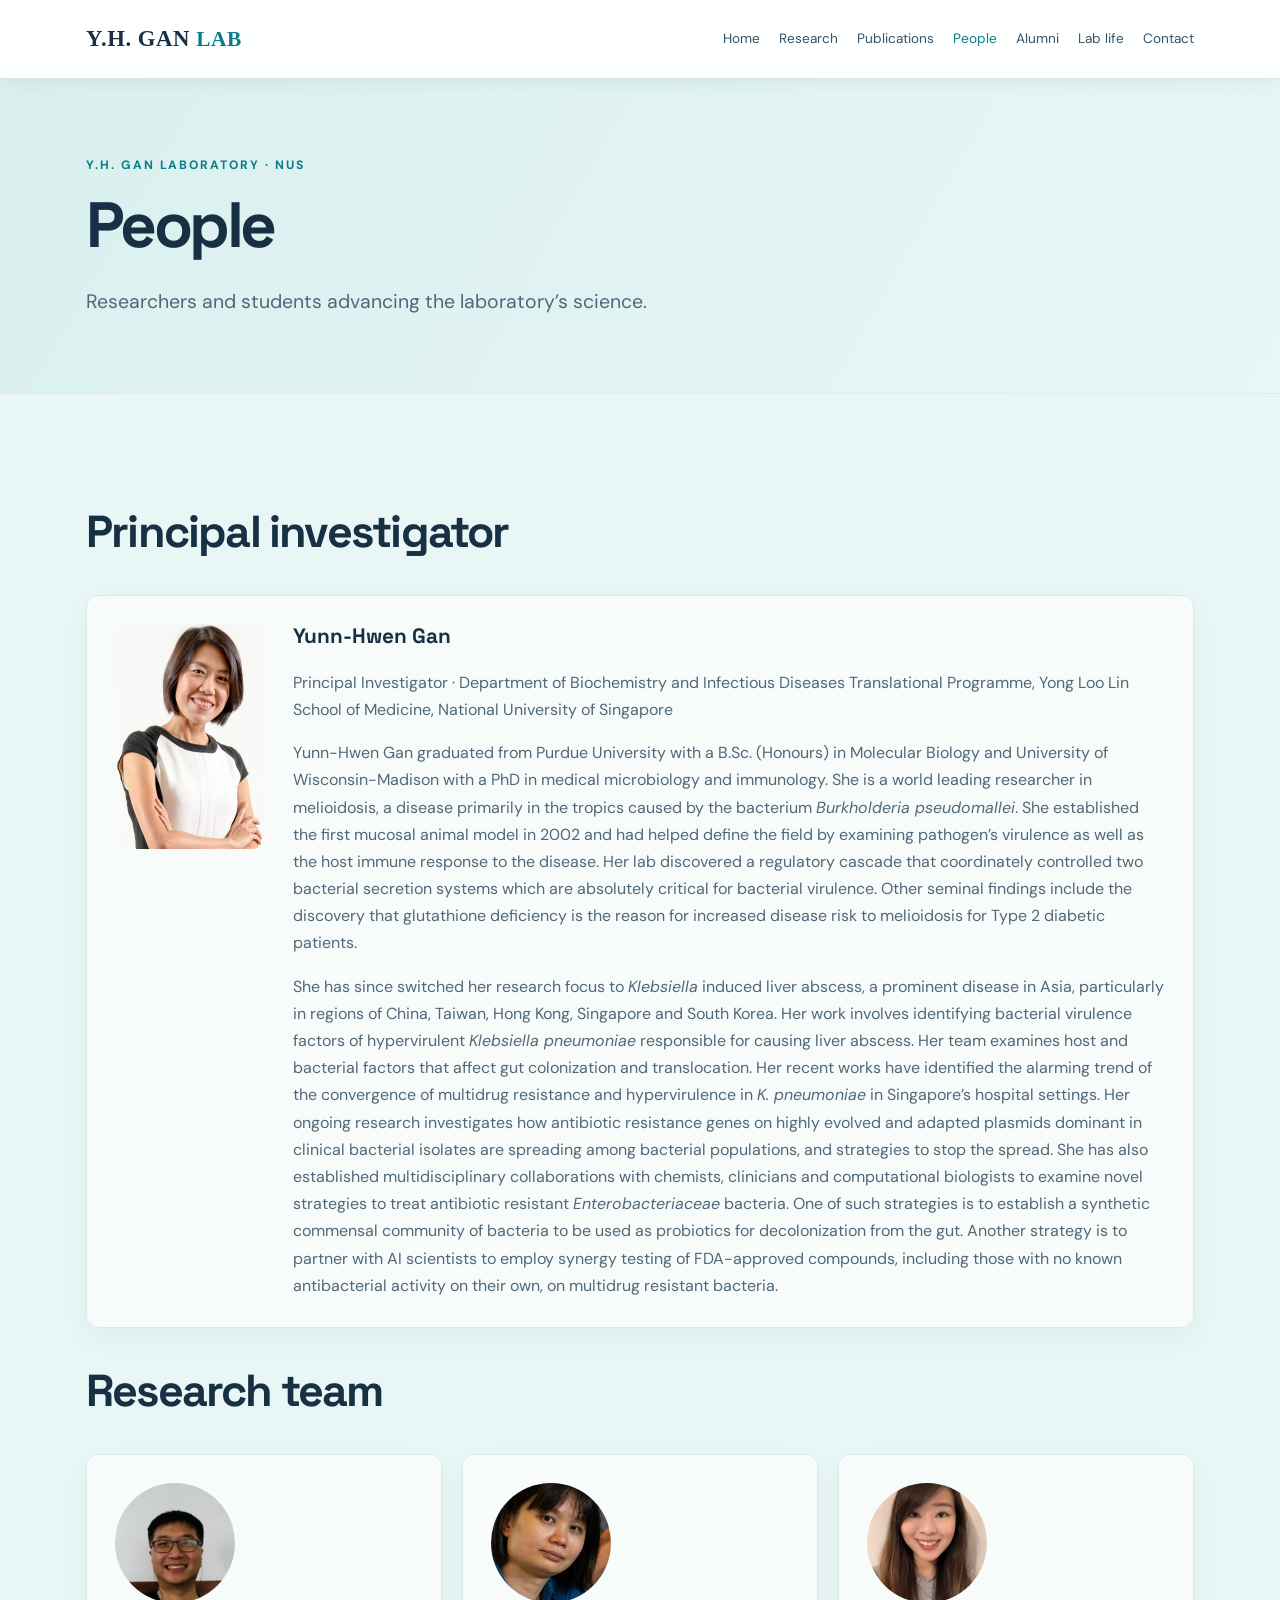
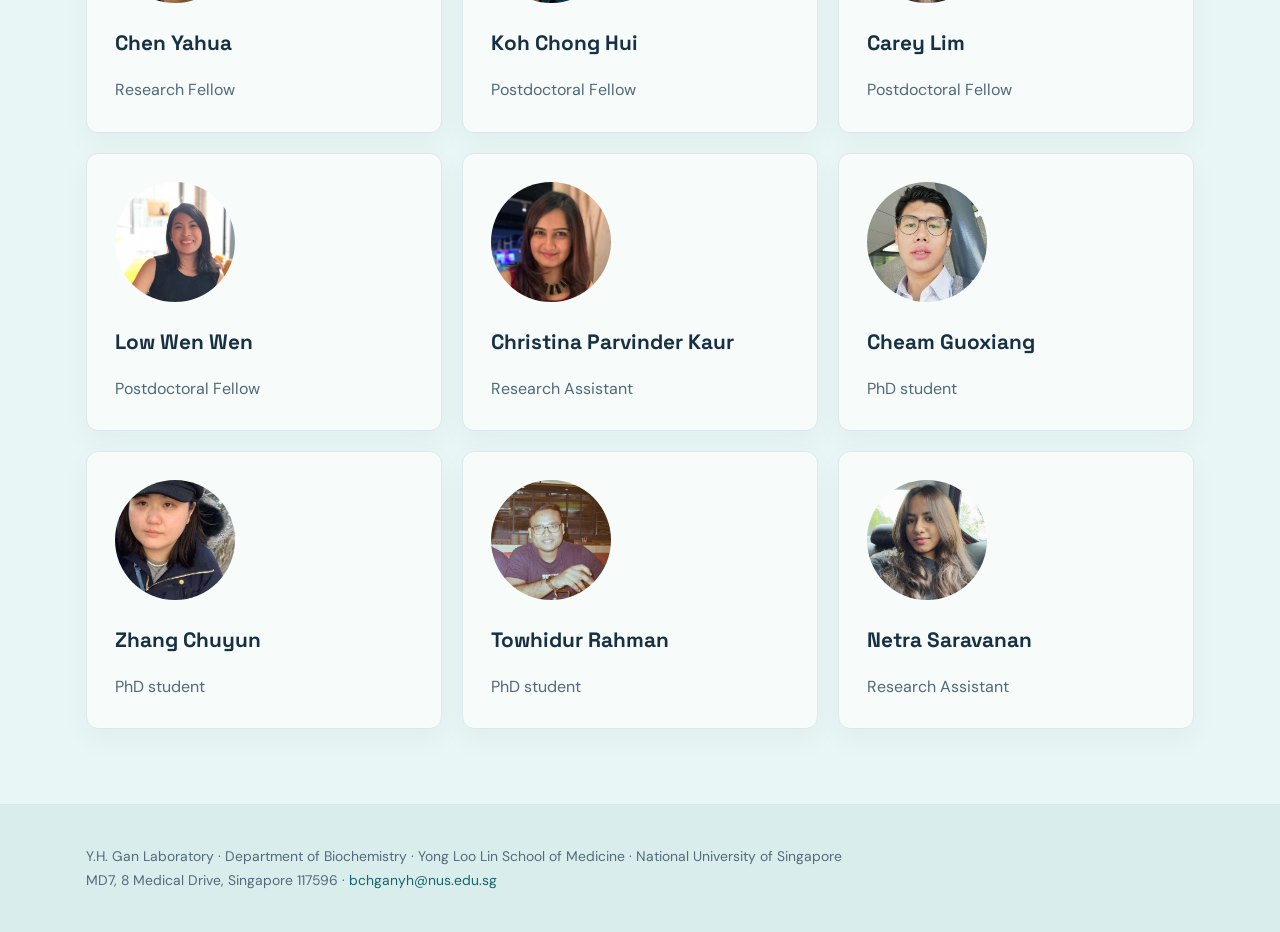
<file: people.html>
<!doctype html><html lang="en"><head><meta charset="utf-8"><meta name="viewport" content="width=device-width,initial-scale=1"><meta name="description" content="Y.H. Gan Laboratory at the National University of Singapore: bacterial pathogenesis, Klebsiella pneumoniae, antimicrobial resistance and melioidosis."><title>People | Y.H. Gan Laboratory</title><link rel="stylesheet" href="assets/style.css"></head><body><header class="top"><div class="wrap nav"><a class="brand" href="index.html">Y.H. GAN <b>LAB</b></a><nav aria-label="Main navigation"><a class="" href="index.html">Home</a><a class="" href="research.html">Research</a><a class="" href="publications.html">Publications</a><a class="active" href="people.html">People</a><a class="" href="alumni.html">Alumni</a><a class="" href="lab-life.html">Lab life</a><a class="" href="contact.html">Contact</a></nav></div></header><main><section class="pagehead"><div class="wrap"><div class="eyebrow">Y.H. Gan Laboratory · NUS</div><h1>People</h1><p class="lead">Researchers and students advancing the laboratory’s science.</p></div></section><section class="section"><div class="wrap"><h2>Principal investigator</h2><div class="card" style="display:grid;grid-template-columns:minmax(125px,150px) minmax(0,1fr);gap:28px;align-items:start"><div><img src="assets/people/pi-yunn-hwen-gan.jpg" alt="Portrait of Yunn-Hwen Gan" loading="lazy" style="display:block;width:100%;max-width:150px;height:auto;border-radius:12px"></div><div style="min-width:0"><h3 style="margin-top:0">Yunn-Hwen Gan</h3><p>Principal Investigator · Department of Biochemistry and Infectious Diseases Translational Programme, Yong Loo Lin School of Medicine, National University of Singapore</p><p>Yunn-Hwen Gan graduated from Purdue University with a B.Sc. (Honours) in Molecular Biology and University of Wisconsin-Madison with a PhD in medical microbiology and immunology. She is a world leading researcher in melioidosis, a disease primarily in the tropics caused by the bacterium <i>Burkholderia pseudomallei</i>. She established the first mucosal animal model in 2002 and had helped define the field by examining pathogen’s virulence as well as the host immune response to the disease. Her lab discovered a regulatory cascade that coordinately controlled two bacterial secretion systems which are absolutely critical for bacterial virulence. Other seminal findings include the discovery that glutathione deficiency is the reason for increased disease risk to melioidosis for Type 2 diabetic patients.</p><p>She has since switched her research focus to <i>Klebsiella</i> induced liver abscess, a prominent disease in Asia, particularly in regions of China, Taiwan, Hong Kong, Singapore and South Korea. Her work involves identifying bacterial virulence factors of hypervirulent <i>Klebsiella pneumoniae</i> responsible for causing liver abscess. Her team examines host and bacterial factors that affect gut colonization and translocation. Her recent works have identified the alarming trend of the convergence of multidrug resistance and hypervirulence in <i>K. pneumoniae</i> in Singapore’s hospital settings. Her ongoing research investigates how antibiotic resistance genes on highly evolved and adapted plasmids dominant in clinical bacterial isolates are spreading among bacterial populations, and strategies to stop the spread. She has also established multidisciplinary collaborations with chemists, clinicians and computational biologists to examine novel strategies to treat antibiotic resistant <i>Enterobacteriaceae</i> bacteria. One of such strategies is to establish a synthetic commensal community of bacteria to be used as probiotics for decolonization from the gut. Another strategy is to partner with AI scientists to employ synergy testing of FDA-approved compounds, including those with no known antibacterial activity on their own, on multidrug resistant bacteria.</p></div></div><h2>Research team</h2><div class="grid"><article class="card"><img src="assets/people/member-chen-yahua.jpg" alt="Portrait of Chen Yahua" loading="lazy" style="width:120px;height:120px;object-fit:cover;border-radius:50%;margin-bottom:12px"><h3>Chen Yahua</h3><p>Research Fellow</p></article><article class="card"><img src="assets/people/member-koh-chong-hui.jpg" alt="Portrait of Koh Chong Hui" loading="lazy" style="width:120px;height:120px;object-fit:cover;border-radius:50%;margin-bottom:12px"><h3>Koh Chong Hui</h3><p>Postdoctoral Fellow</p></article><article class="card"><img src="assets/people/member-carey-lim.jpg" alt="Portrait of Carey Lim" loading="lazy" style="width:120px;height:120px;object-fit:cover;border-radius:50%;margin-bottom:12px"><h3>Carey Lim</h3><p>Postdoctoral Fellow</p></article><article class="card"><img src="assets/people/member-low-wen-wen.jpg" alt="Portrait of Low Wen Wen" loading="lazy" style="width:120px;height:120px;object-fit:cover;border-radius:50%;margin-bottom:12px"><h3>Low Wen Wen</h3><p>Postdoctoral Fellow</p></article><article class="card"><img src="assets/people/member-christina-kaur.jpg" alt="Portrait of Christina Parvinder Kaur" loading="lazy" style="width:120px;height:120px;object-fit:cover;border-radius:50%;margin-bottom:12px"><h3>Christina Parvinder Kaur</h3><p>Research Assistant</p></article><article class="card"><img src="assets/people/member-cheam-guoxiang.jpg" alt="Portrait of Cheam Guoxiang" loading="lazy" style="width:120px;height:120px;object-fit:cover;border-radius:50%;margin-bottom:12px"><h3>Cheam Guoxiang</h3><p>PhD student</p></article><article class="card"><img src="assets/people/member-zhang-chuyun.jpg" alt="Portrait of Zhang Chuyun" loading="lazy" style="width:120px;height:120px;object-fit:cover;border-radius:50%;margin-bottom:12px"><h3>Zhang Chuyun</h3><p>PhD student</p></article><article class="card"><img src="assets/people/member-towhidur-rahman.jpg" alt="Portrait of Towhidur Rahman" loading="lazy" style="width:120px;height:120px;object-fit:cover;border-radius:50%;margin-bottom:12px"><h3>Towhidur Rahman</h3><p>PhD student</p></article><article class="card"><img src="assets/people/member-netra-saravanan.jpg" alt="Portrait of Netra Saravanan" loading="lazy" style="width:120px;height:120px;object-fit:cover;border-radius:50%;margin-bottom:12px"><h3>Netra Saravanan</h3><p>Research Assistant</p></article></div></div></section></main><footer class="footer"><div class="wrap">Y.H. Gan Laboratory · Department of Biochemistry · Yong Loo Lin School of Medicine · National University of Singapore<br>MD7, 8 Medical Drive, Singapore 117596 · <a href="mailto:bchganyh@nus.edu.sg">bchganyh@nus.edu.sg</a></div></footer></body></html>
</file>
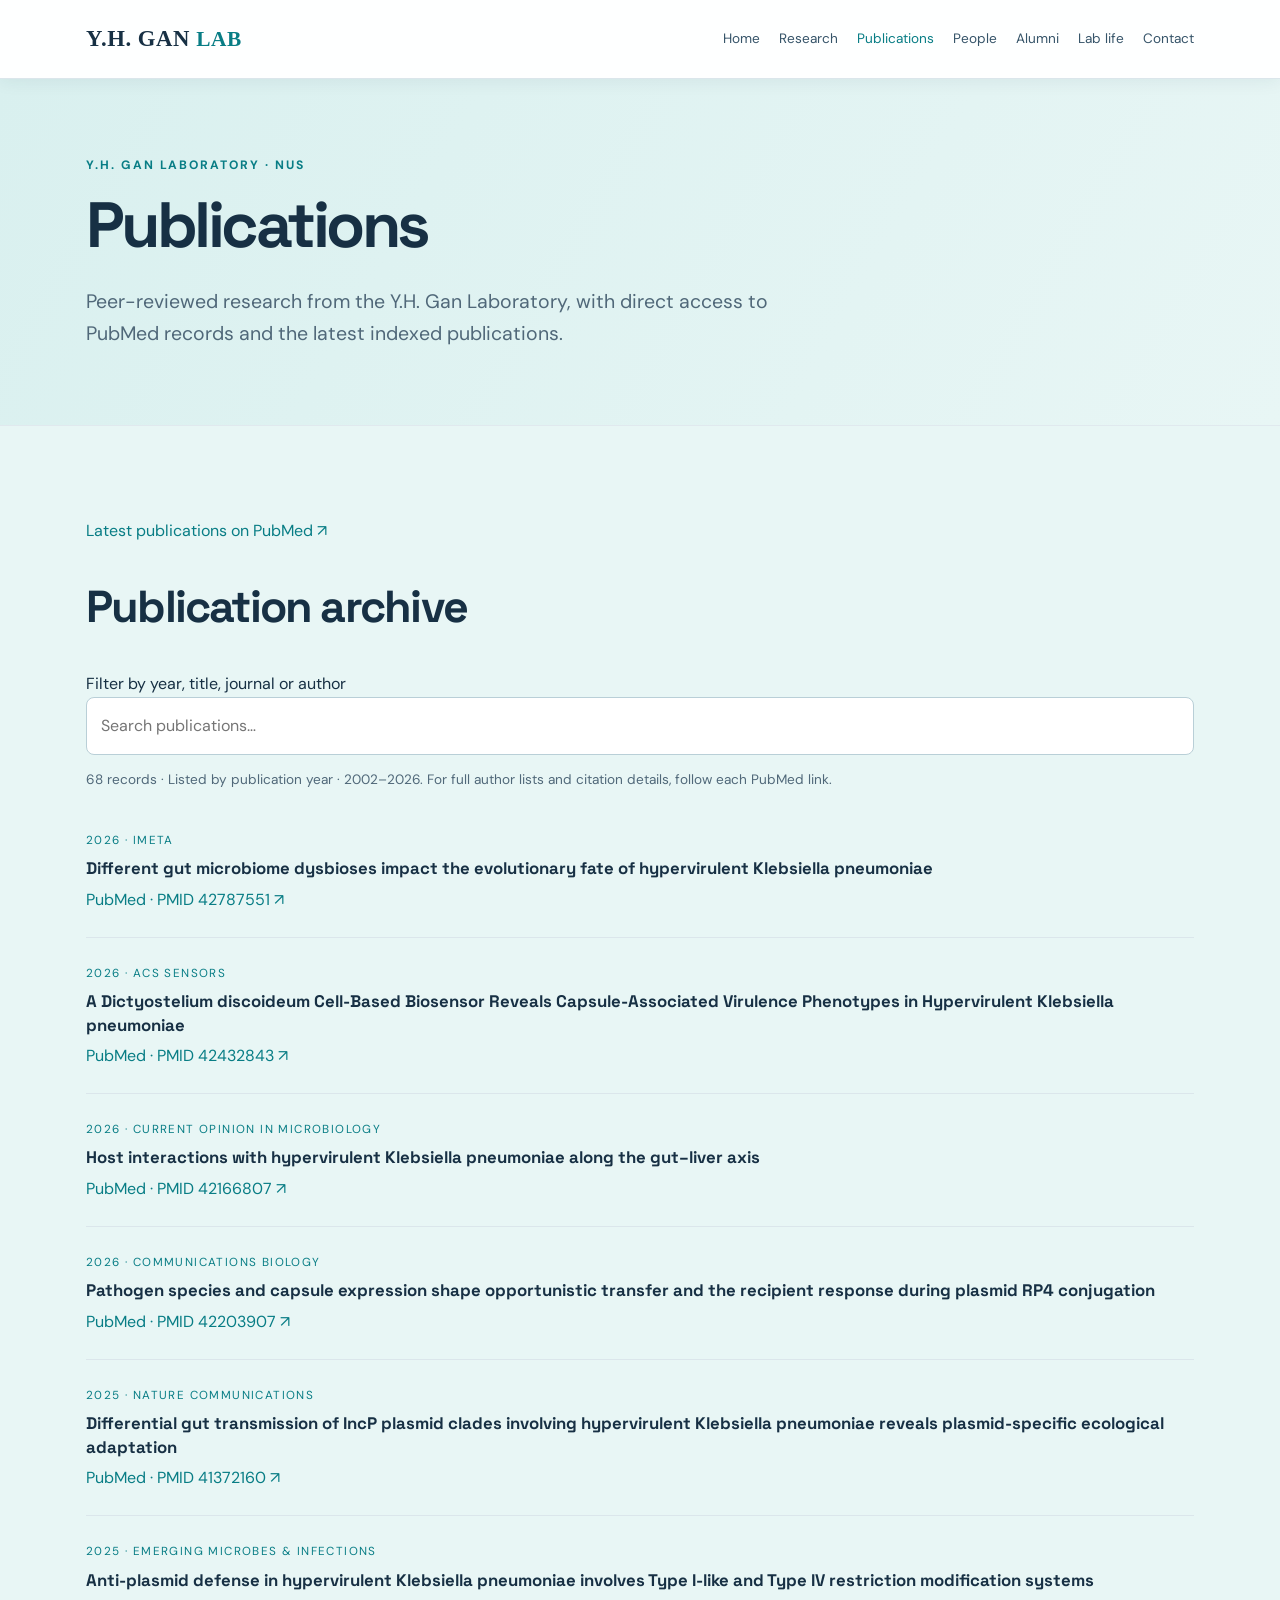
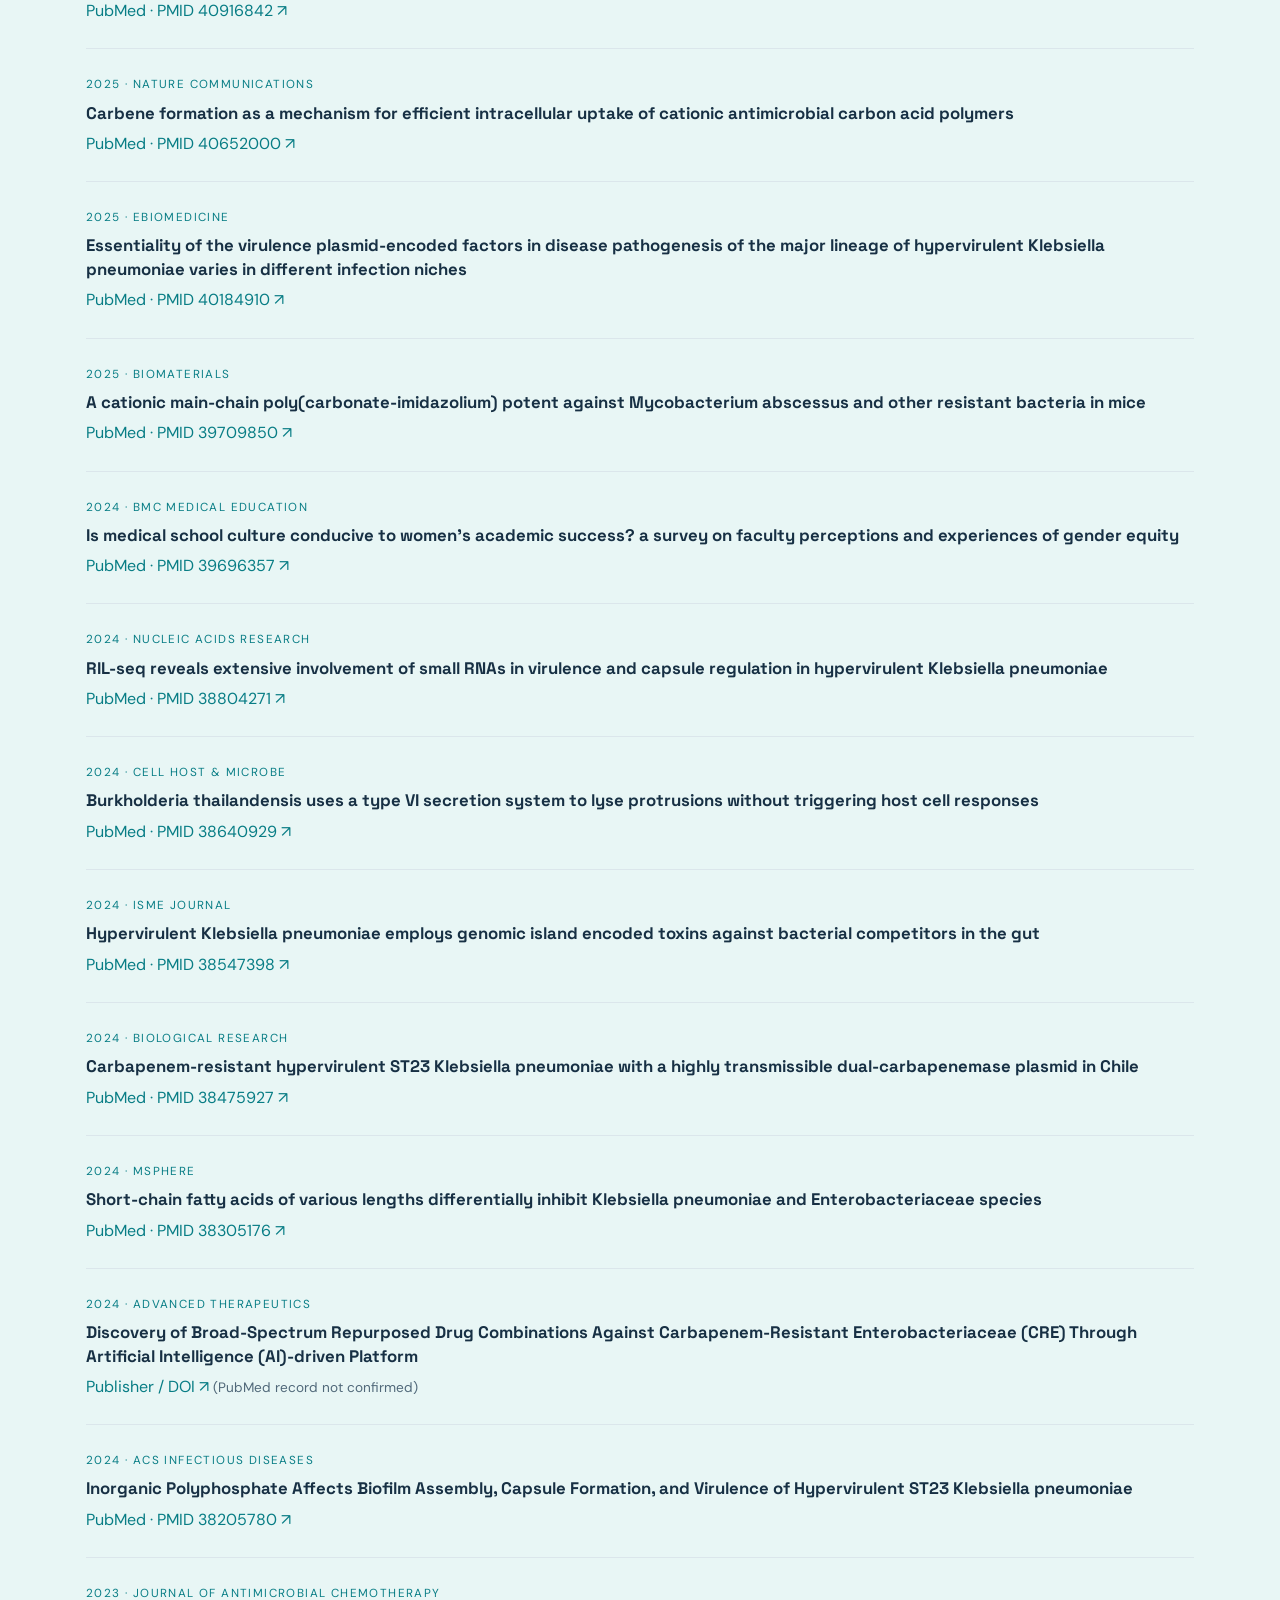
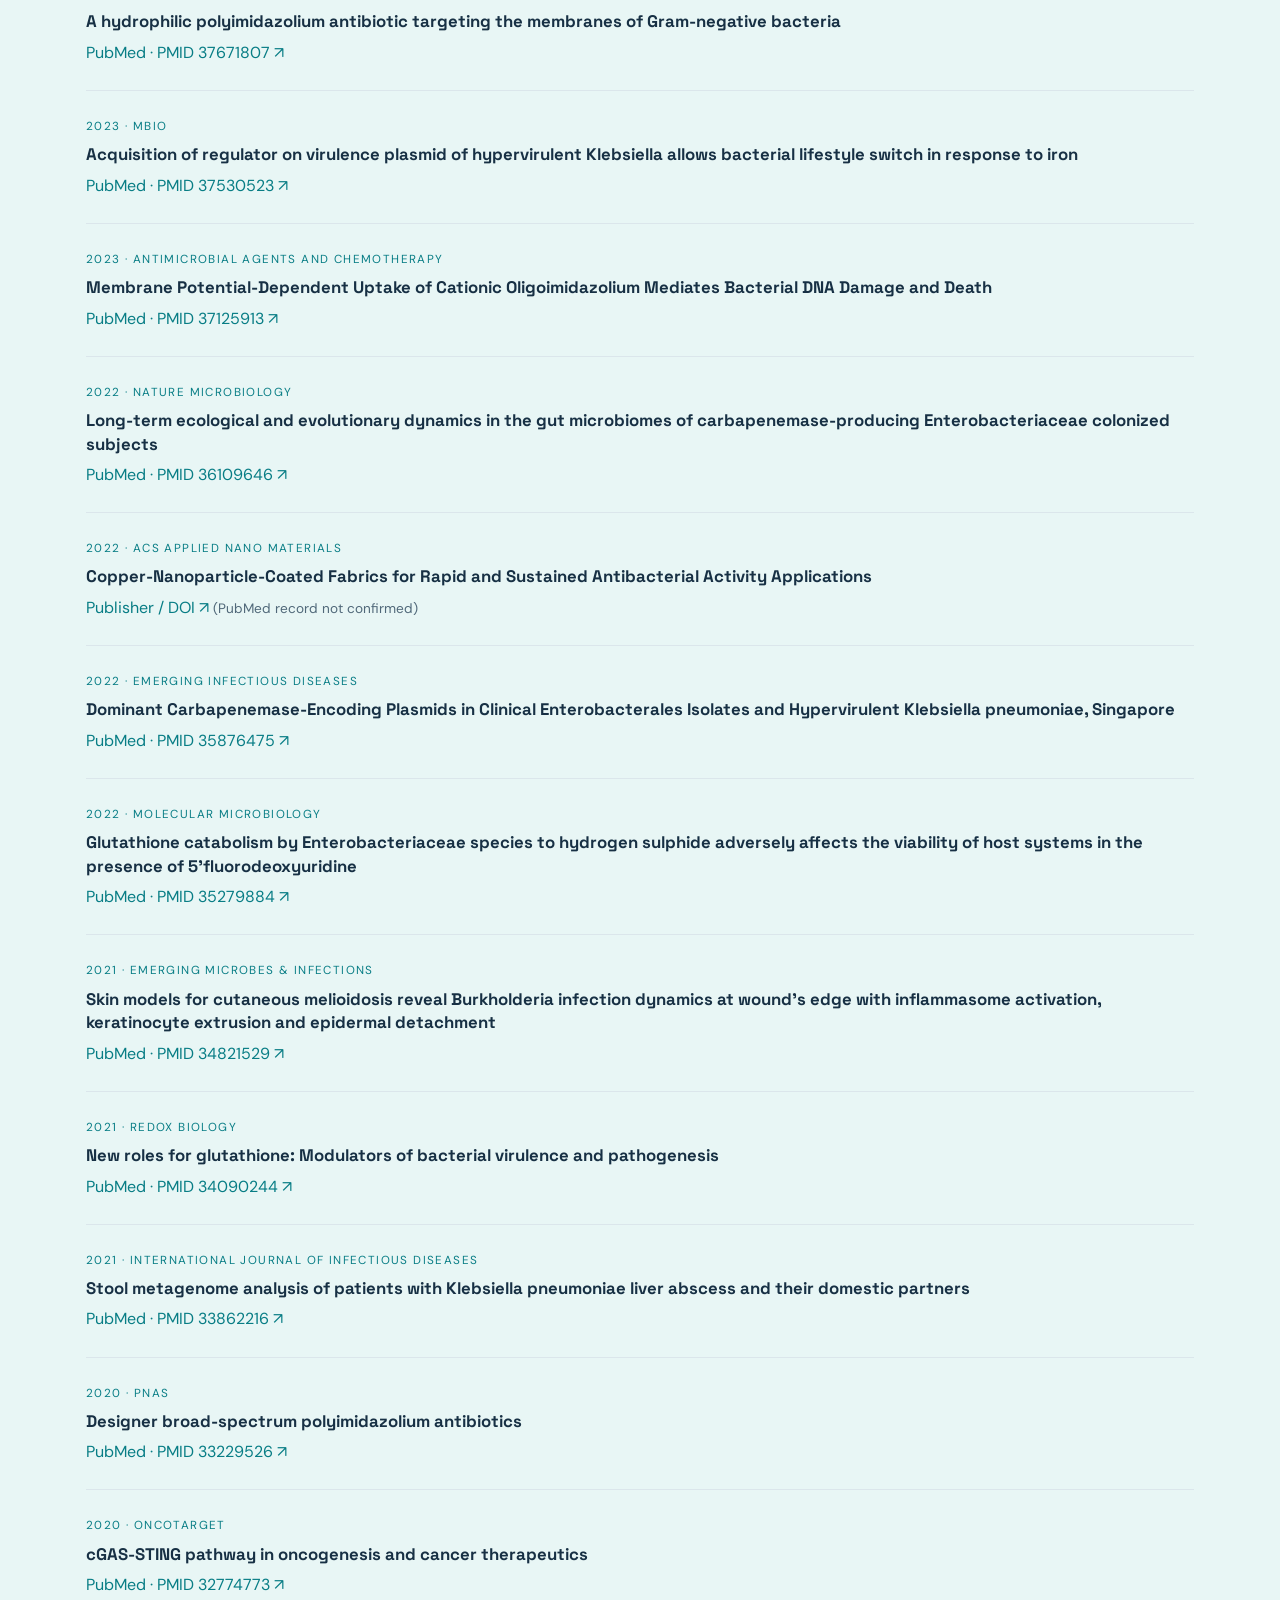
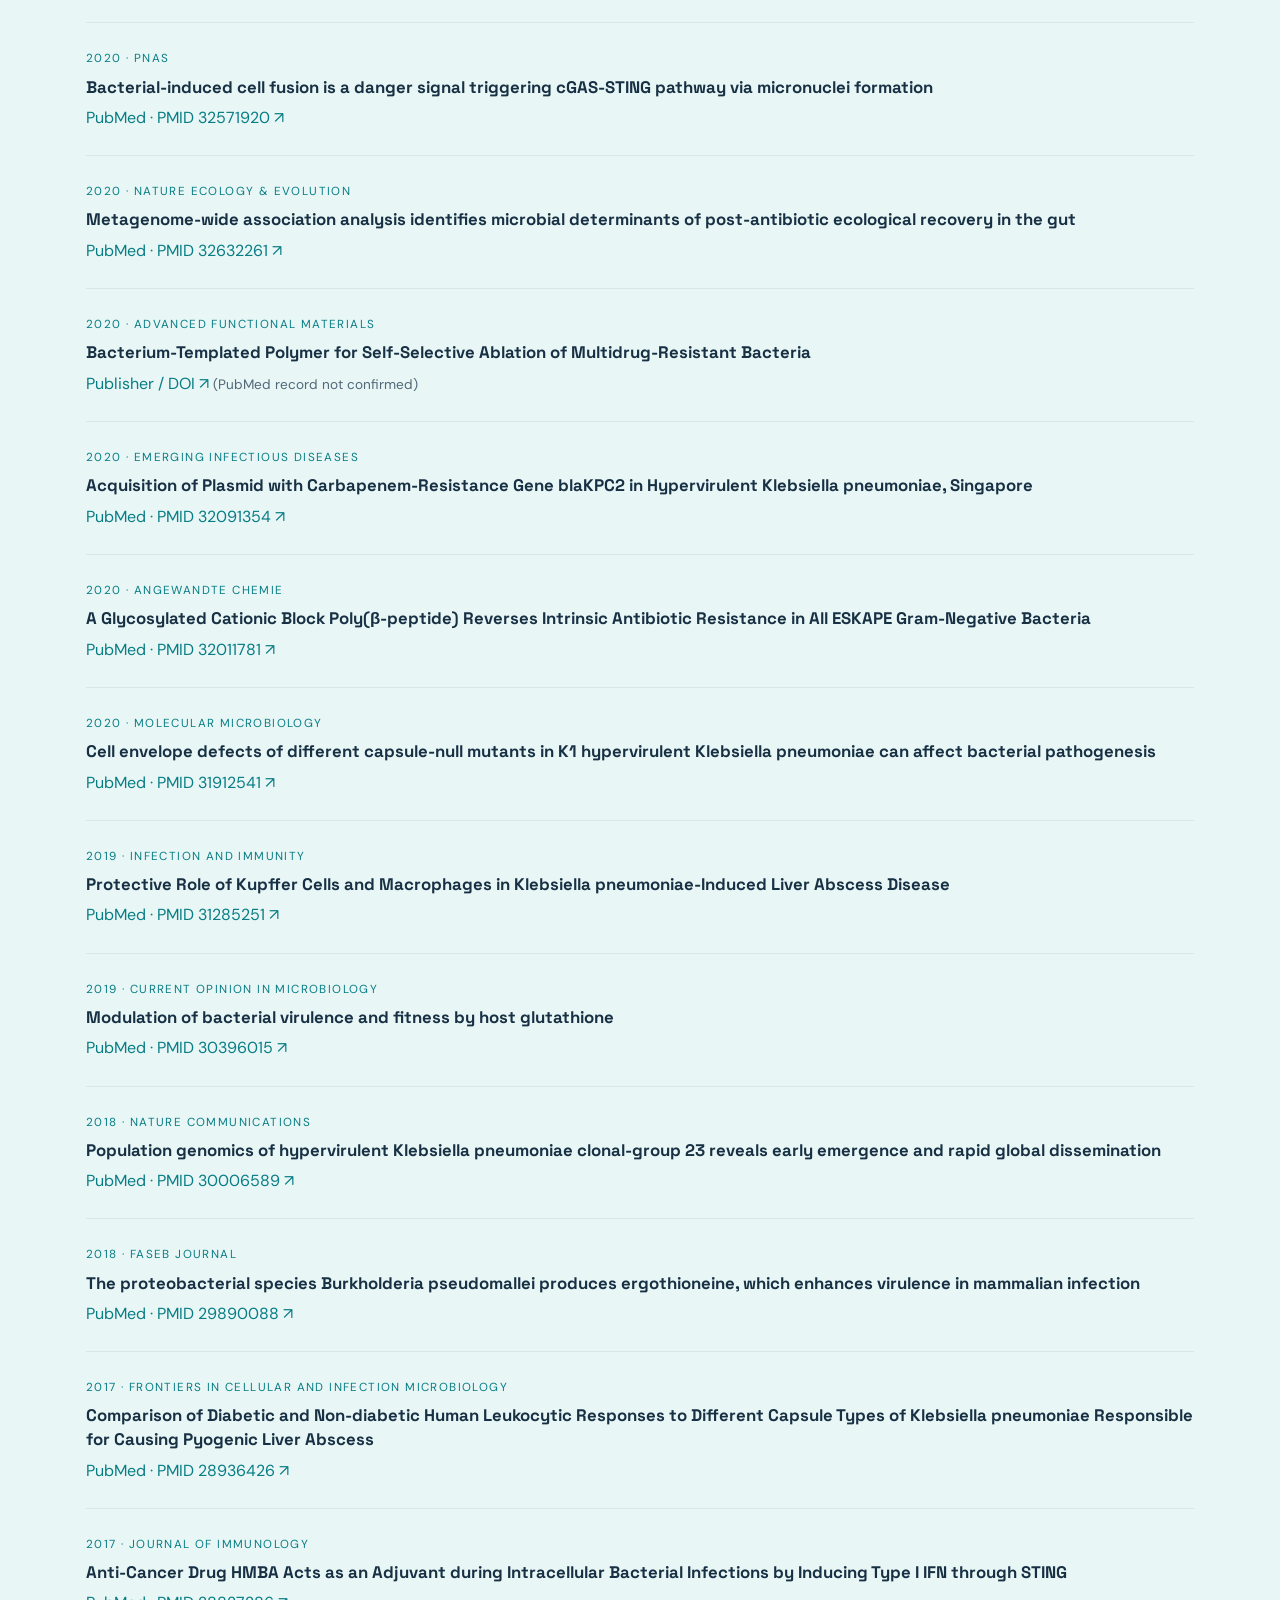
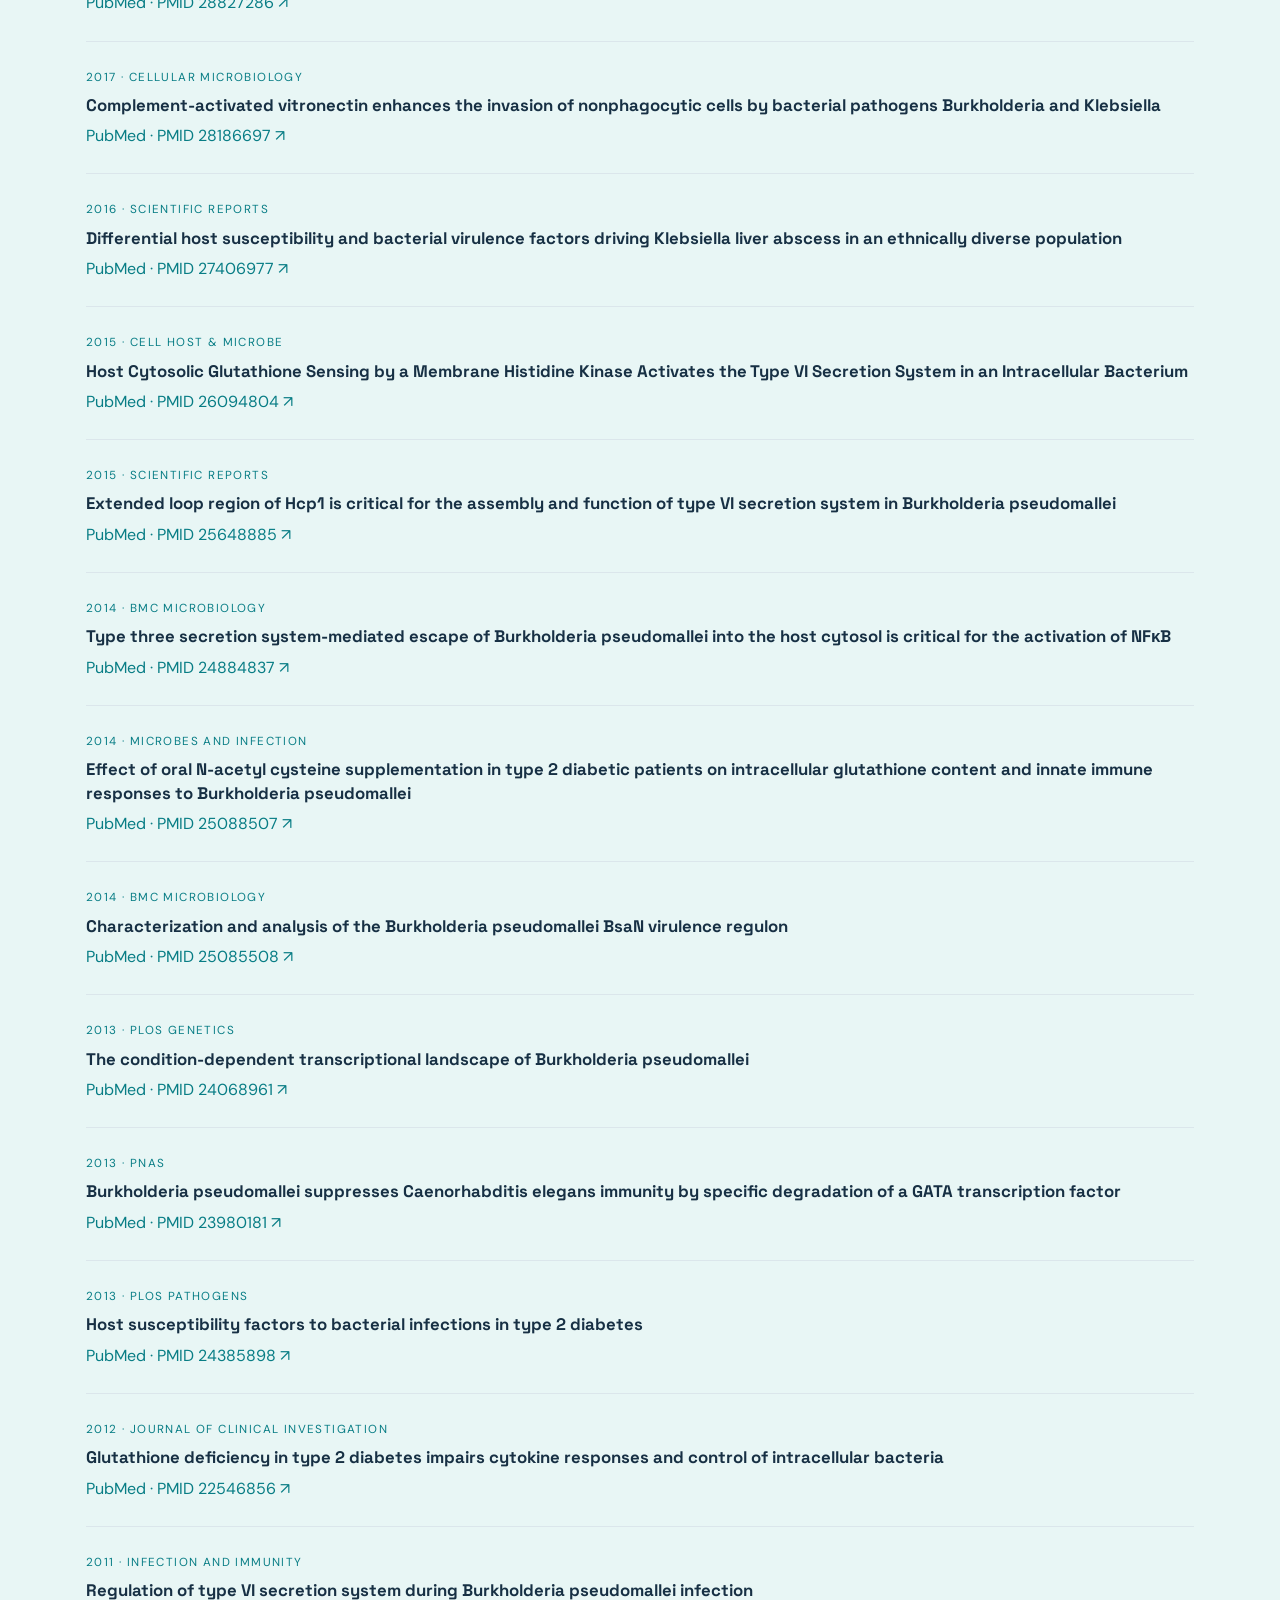
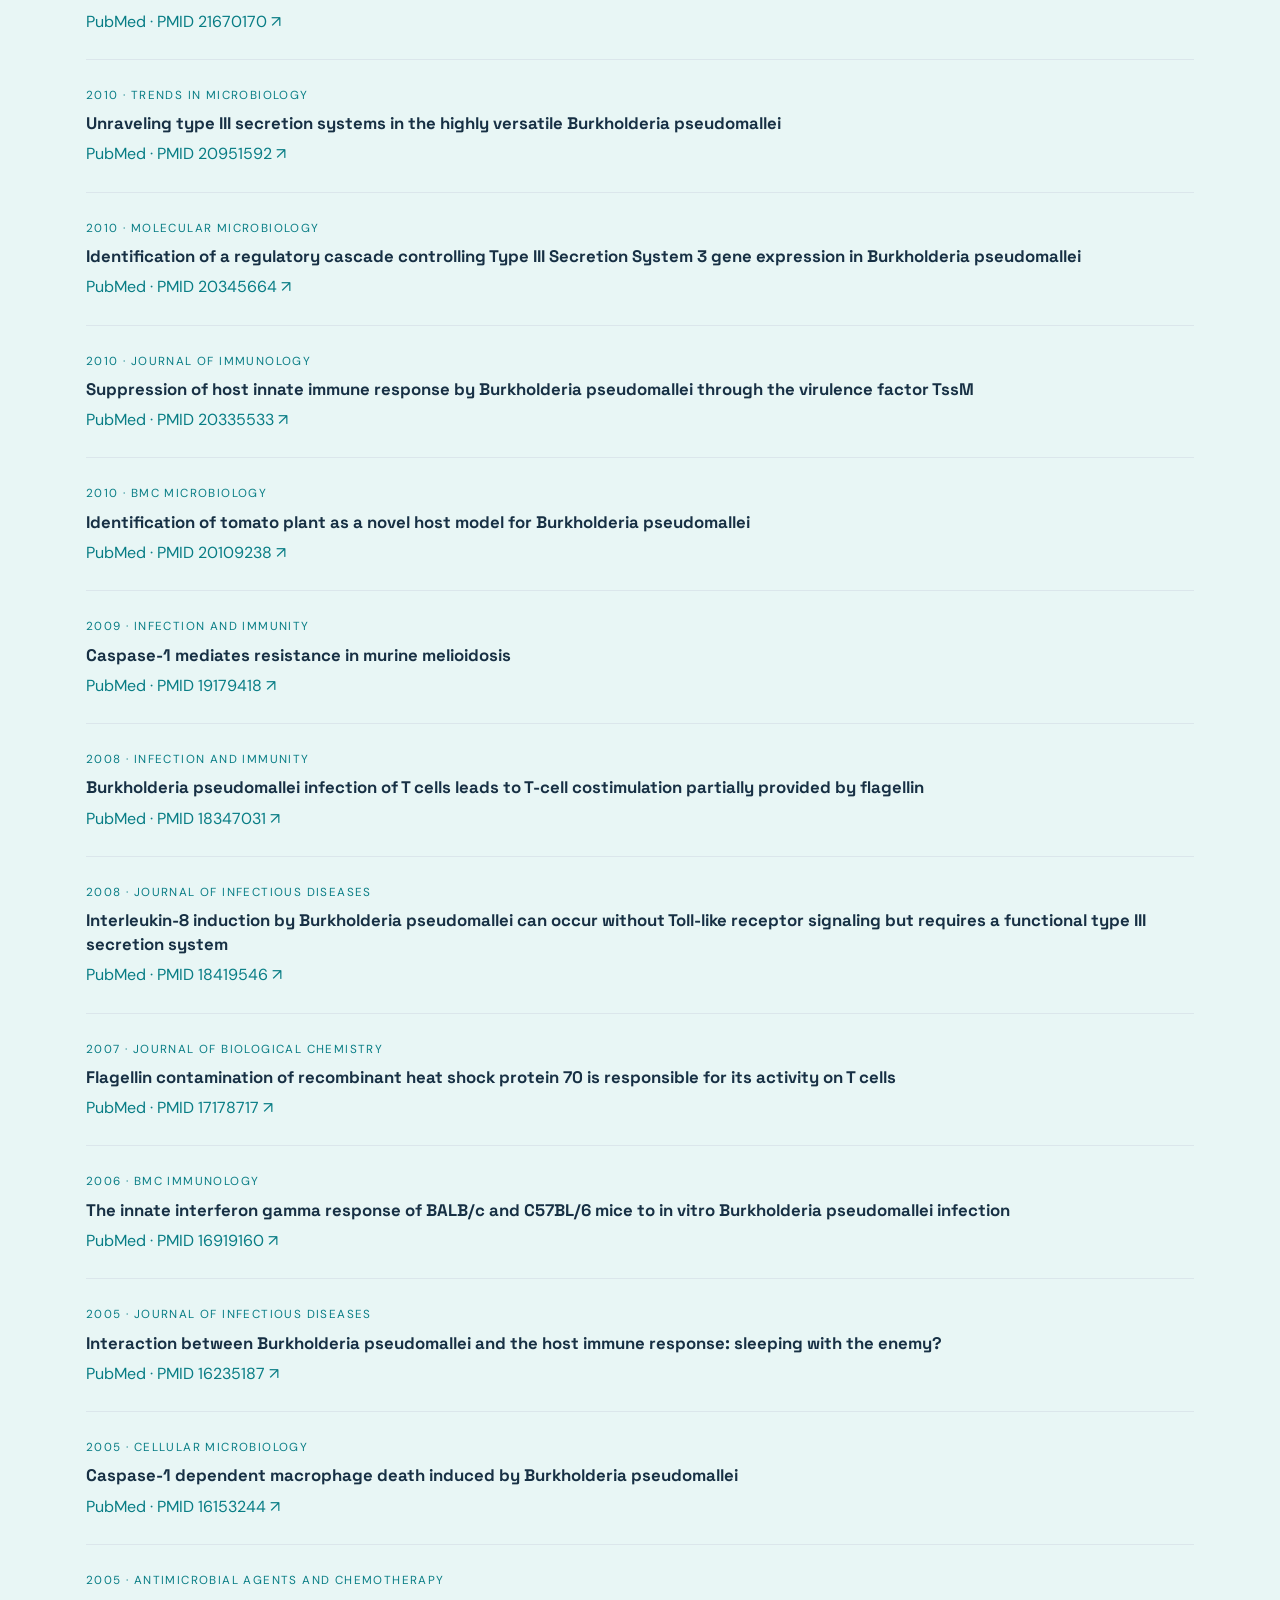
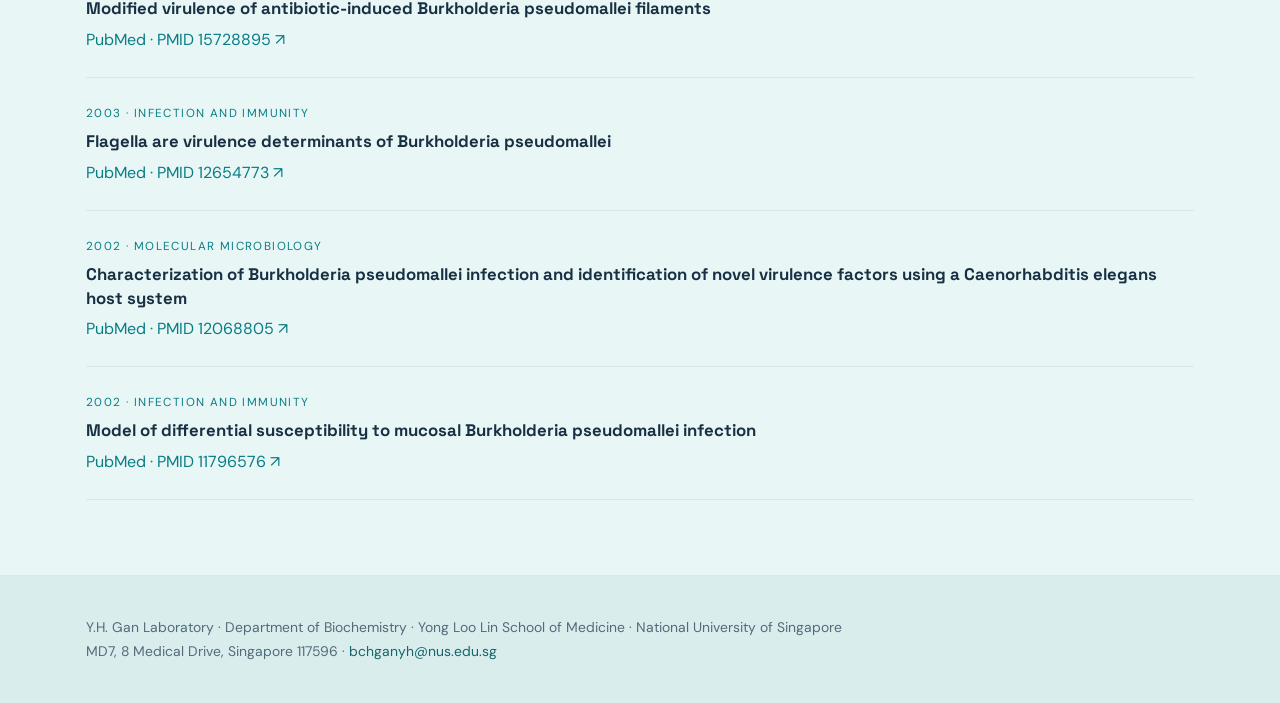
<file: publications.html>
<!doctype html><html lang="en"><head><meta charset="utf-8"><meta name="viewport" content="width=device-width,initial-scale=1"><meta name="description" content="Y.H. Gan Laboratory at the National University of Singapore: bacterial pathogenesis, Klebsiella pneumoniae, antimicrobial resistance and melioidosis."><title>Publications | Y.H. Gan Laboratory</title><link rel="stylesheet" href="assets/style.css"></head><body><header class="top"><div class="wrap nav"><a class="brand" href="index.html">Y.H. GAN <b>LAB</b></a><nav aria-label="Main navigation"><a class="" href="index.html">Home</a><a class="" href="research.html">Research</a><a class="active" href="publications.html">Publications</a><a class="" href="people.html">People</a><a class="" href="alumni.html">Alumni</a><a class="" href="lab-life.html">Lab life</a><a class="" href="contact.html">Contact</a></nav></div></header><main><section class="pagehead"><div class="wrap"><div class="eyebrow">Y.H. Gan Laboratory · NUS</div><h1>Publications</h1><p class="lead">Peer-reviewed research from the Y.H. Gan Laboratory, with direct access to PubMed records and the latest indexed publications.</p></div></section><section class="section"><div class="wrap"><p><a href="https://pubmed.ncbi.nlm.nih.gov/?term=Gan+Yunn+Hwen&amp;sort=date">Latest publications on PubMed ↗</a></p><h2>Publication archive</h2><label for="pubsearch">Filter by year, title, journal or author</label><input class="search" id="pubsearch" type="search" placeholder="Search publications…" oninput="document.querySelectorAll('.publication').forEach(x=>x.hidden=!x.dataset.search.includes(this.value.toLowerCase()))"><p class="small">68 records · Listed by publication year · 2002–2026. For full author lists and citation details, follow each PubMed link.</p><div id="papers"><article class="publication" data-search="2026 different gut microbiome dysbioses impact the evolutionary fate of hypervirulent klebsiella pneumoniae imeta"><span class="tag">2026 · iMeta</span><h3>Different gut microbiome dysbioses impact the evolutionary fate of hypervirulent Klebsiella pneumoniae</h3><p><a href="https://pubmed.ncbi.nlm.nih.gov/42787551/" target="_blank" rel="noopener noreferrer">PubMed · PMID 42787551 ↗</a></p></article><article class="publication" data-search="2026 a dictyostelium discoideum cell-based biosensor reveals capsule-associated virulence phenotypes in hypervirulent klebsiella pneumoniae acs sensors"><span class="tag">2026 · ACS Sensors</span><h3>A Dictyostelium discoideum Cell-Based Biosensor Reveals Capsule-Associated Virulence Phenotypes in Hypervirulent Klebsiella pneumoniae</h3><p><a href="https://pubmed.ncbi.nlm.nih.gov/42432843/" target="_blank" rel="noopener noreferrer">PubMed · PMID 42432843 ↗</a></p></article><article class="publication" data-search="2026 host interactions with hypervirulent klebsiella pneumoniae along the gut–liver axis current opinion in microbiology"><span class="tag">2026 · Current Opinion in Microbiology</span><h3>Host interactions with hypervirulent Klebsiella pneumoniae along the gut–liver axis</h3><p><a href="https://pubmed.ncbi.nlm.nih.gov/42166807/" target="_blank" rel="noopener noreferrer">PubMed · PMID 42166807 ↗</a></p></article><article class="publication" data-search="2026 pathogen species and capsule expression shape opportunistic transfer and the recipient response during plasmid rp4 conjugation communications biology"><span class="tag">2026 · Communications Biology</span><h3>Pathogen species and capsule expression shape opportunistic transfer and the recipient response during plasmid RP4 conjugation</h3><p><a href="https://pubmed.ncbi.nlm.nih.gov/42203907/" target="_blank" rel="noopener noreferrer">PubMed · PMID 42203907 ↗</a></p></article><article class="publication" data-search="2025 differential gut transmission of incp plasmid clades involving hypervirulent klebsiella pneumoniae reveals plasmid-specific ecological adaptation nature communications"><span class="tag">2025 · Nature Communications</span><h3>Differential gut transmission of IncP plasmid clades involving hypervirulent Klebsiella pneumoniae reveals plasmid-specific ecological adaptation</h3><p><a href="https://pubmed.ncbi.nlm.nih.gov/41372160/" target="_blank" rel="noopener noreferrer">PubMed · PMID 41372160 ↗</a></p></article><article class="publication" data-search="2025 anti-plasmid defense in hypervirulent klebsiella pneumoniae involves type i-like and type iv restriction modification systems emerging microbes &amp; infections"><span class="tag">2025 · Emerging Microbes &amp; Infections</span><h3>Anti-plasmid defense in hypervirulent Klebsiella pneumoniae involves Type I-like and Type IV restriction modification systems</h3><p><a href="https://pubmed.ncbi.nlm.nih.gov/40916842/" target="_blank" rel="noopener noreferrer">PubMed · PMID 40916842 ↗</a></p></article><article class="publication" data-search="2025 carbene formation as a mechanism for efficient intracellular uptake of cationic antimicrobial carbon acid polymers nature communications"><span class="tag">2025 · Nature Communications</span><h3>Carbene formation as a mechanism for efficient intracellular uptake of cationic antimicrobial carbon acid polymers</h3><p><a href="https://pubmed.ncbi.nlm.nih.gov/40652000/" target="_blank" rel="noopener noreferrer">PubMed · PMID 40652000 ↗</a></p></article><article class="publication" data-search="2025 essentiality of the virulence plasmid-encoded factors in disease pathogenesis of the major lineage of hypervirulent klebsiella pneumoniae varies in different infection niches ebiomedicine"><span class="tag">2025 · EBioMedicine</span><h3>Essentiality of the virulence plasmid-encoded factors in disease pathogenesis of the major lineage of hypervirulent Klebsiella pneumoniae varies in different infection niches</h3><p><a href="https://pubmed.ncbi.nlm.nih.gov/40184910/" target="_blank" rel="noopener noreferrer">PubMed · PMID 40184910 ↗</a></p></article><article class="publication" data-search="2025 a cationic main-chain poly(carbonate-imidazolium) potent against mycobacterium abscessus and other resistant bacteria in mice biomaterials"><span class="tag">2025 · Biomaterials</span><h3>A cationic main-chain poly(carbonate-imidazolium) potent against Mycobacterium abscessus and other resistant bacteria in mice</h3><p><a href="https://pubmed.ncbi.nlm.nih.gov/39709850/" target="_blank" rel="noopener noreferrer">PubMed · PMID 39709850 ↗</a></p></article><article class="publication" data-search="2024 is medical school culture conducive to women's academic success? a survey on faculty perceptions and experiences of gender equity bmc medical education"><span class="tag">2024 · BMC Medical Education</span><h3>Is medical school culture conducive to women's academic success? a survey on faculty perceptions and experiences of gender equity</h3><p><a href="https://pubmed.ncbi.nlm.nih.gov/39696357/" target="_blank" rel="noopener noreferrer">PubMed · PMID 39696357 ↗</a></p></article><article class="publication" data-search="2024 ril-seq reveals extensive involvement of small rnas in virulence and capsule regulation in hypervirulent klebsiella pneumoniae nucleic acids research"><span class="tag">2024 · Nucleic Acids Research</span><h3>RIL-seq reveals extensive involvement of small RNAs in virulence and capsule regulation in hypervirulent Klebsiella pneumoniae</h3><p><a href="https://pubmed.ncbi.nlm.nih.gov/38804271/" target="_blank" rel="noopener noreferrer">PubMed · PMID 38804271 ↗</a></p></article><article class="publication" data-search="2024 burkholderia thailandensis uses a type vi secretion system to lyse protrusions without triggering host cell responses cell host &amp; microbe"><span class="tag">2024 · Cell Host &amp; Microbe</span><h3>Burkholderia thailandensis uses a type VI secretion system to lyse protrusions without triggering host cell responses</h3><p><a href="https://pubmed.ncbi.nlm.nih.gov/38640929/" target="_blank" rel="noopener noreferrer">PubMed · PMID 38640929 ↗</a></p></article><article class="publication" data-search="2024 hypervirulent klebsiella pneumoniae employs genomic island encoded toxins against bacterial competitors in the gut isme journal"><span class="tag">2024 · ISME Journal</span><h3>Hypervirulent Klebsiella pneumoniae employs genomic island encoded toxins against bacterial competitors in the gut</h3><p><a href="https://pubmed.ncbi.nlm.nih.gov/38547398/" target="_blank" rel="noopener noreferrer">PubMed · PMID 38547398 ↗</a></p></article><article class="publication" data-search="2024 carbapenem-resistant hypervirulent st23 klebsiella pneumoniae with a highly transmissible dual-carbapenemase plasmid in chile biological research"><span class="tag">2024 · Biological Research</span><h3>Carbapenem-resistant hypervirulent ST23 Klebsiella pneumoniae with a highly transmissible dual-carbapenemase plasmid in Chile</h3><p><a href="https://pubmed.ncbi.nlm.nih.gov/38475927/" target="_blank" rel="noopener noreferrer">PubMed · PMID 38475927 ↗</a></p></article><article class="publication" data-search="2024 short-chain fatty acids of various lengths differentially inhibit klebsiella pneumoniae and enterobacteriaceae species msphere"><span class="tag">2024 · mSphere</span><h3>Short-chain fatty acids of various lengths differentially inhibit Klebsiella pneumoniae and Enterobacteriaceae species</h3><p><a href="https://pubmed.ncbi.nlm.nih.gov/38305176/" target="_blank" rel="noopener noreferrer">PubMed · PMID 38305176 ↗</a></p></article><article class="publication" data-search="2024 discovery of broad-spectrum repurposed drug combinations against carbapenem-resistant enterobacteriaceae (cre) through artificial intelligence (ai)-driven platform advanced therapeutics"><span class="tag">2024 · Advanced Therapeutics</span><h3>Discovery of Broad-Spectrum Repurposed Drug Combinations Against Carbapenem-Resistant Enterobacteriaceae (CRE) Through Artificial Intelligence (AI)-driven Platform</h3><p><a href="https://doi.org/10.1002/adtp.202300332" target="_blank" rel="noopener noreferrer">Publisher / DOI ↗</a> <span class="small">(PubMed record not confirmed)</span></p></article><article class="publication" data-search="2024 inorganic polyphosphate affects biofilm assembly, capsule formation, and virulence of hypervirulent st23 klebsiella pneumoniae acs infectious diseases"><span class="tag">2024 · ACS Infectious Diseases</span><h3>Inorganic Polyphosphate Affects Biofilm Assembly, Capsule Formation, and Virulence of Hypervirulent ST23 Klebsiella pneumoniae</h3><p><a href="https://pubmed.ncbi.nlm.nih.gov/38205780/" target="_blank" rel="noopener noreferrer">PubMed · PMID 38205780 ↗</a></p></article><article class="publication" data-search="2023 a hydrophilic polyimidazolium antibiotic targeting the membranes of gram-negative bacteria journal of antimicrobial chemotherapy"><span class="tag">2023 · Journal of Antimicrobial Chemotherapy</span><h3>A hydrophilic polyimidazolium antibiotic targeting the membranes of Gram-negative bacteria</h3><p><a href="https://pubmed.ncbi.nlm.nih.gov/37671807/" target="_blank" rel="noopener noreferrer">PubMed · PMID 37671807 ↗</a></p></article><article class="publication" data-search="2023 acquisition of regulator on virulence plasmid of hypervirulent klebsiella allows bacterial lifestyle switch in response to iron mbio"><span class="tag">2023 · mBio</span><h3>Acquisition of regulator on virulence plasmid of hypervirulent Klebsiella allows bacterial lifestyle switch in response to iron</h3><p><a href="https://pubmed.ncbi.nlm.nih.gov/37530523/" target="_blank" rel="noopener noreferrer">PubMed · PMID 37530523 ↗</a></p></article><article class="publication" data-search="2023 membrane potential-dependent uptake of cationic oligoimidazolium mediates bacterial dna damage and death antimicrobial agents and chemotherapy"><span class="tag">2023 · Antimicrobial Agents and Chemotherapy</span><h3>Membrane Potential-Dependent Uptake of Cationic Oligoimidazolium Mediates Bacterial DNA Damage and Death</h3><p><a href="https://pubmed.ncbi.nlm.nih.gov/37125913/" target="_blank" rel="noopener noreferrer">PubMed · PMID 37125913 ↗</a></p></article><article class="publication" data-search="2022 long-term ecological and evolutionary dynamics in the gut microbiomes of carbapenemase-producing enterobacteriaceae colonized subjects nature microbiology"><span class="tag">2022 · Nature Microbiology</span><h3>Long-term ecological and evolutionary dynamics in the gut microbiomes of carbapenemase-producing Enterobacteriaceae colonized subjects</h3><p><a href="https://pubmed.ncbi.nlm.nih.gov/36109646/" target="_blank" rel="noopener noreferrer">PubMed · PMID 36109646 ↗</a></p></article><article class="publication" data-search="2022 copper-nanoparticle-coated fabrics for rapid and sustained antibacterial activity applications acs applied nano materials"><span class="tag">2022 · ACS Applied Nano Materials</span><h3>Copper-Nanoparticle-Coated Fabrics for Rapid and Sustained Antibacterial Activity Applications</h3><p><a href="https://doi.org/10.1021/acsanm.2c02736" target="_blank" rel="noopener noreferrer">Publisher / DOI ↗</a> <span class="small">(PubMed record not confirmed)</span></p></article><article class="publication" data-search="2022 dominant carbapenemase-encoding plasmids in clinical enterobacterales isolates and hypervirulent klebsiella pneumoniae, singapore emerging infectious diseases"><span class="tag">2022 · Emerging Infectious Diseases</span><h3>Dominant Carbapenemase-Encoding Plasmids in Clinical Enterobacterales Isolates and Hypervirulent Klebsiella pneumoniae, Singapore</h3><p><a href="https://pubmed.ncbi.nlm.nih.gov/35876475/" target="_blank" rel="noopener noreferrer">PubMed · PMID 35876475 ↗</a></p></article><article class="publication" data-search="2022 glutathione catabolism by enterobacteriaceae species to hydrogen sulphide adversely affects the viability of host systems in the presence of 5'fluorodeoxyuridine molecular microbiology"><span class="tag">2022 · Molecular Microbiology</span><h3>Glutathione catabolism by Enterobacteriaceae species to hydrogen sulphide adversely affects the viability of host systems in the presence of 5'fluorodeoxyuridine</h3><p><a href="https://pubmed.ncbi.nlm.nih.gov/35279884/" target="_blank" rel="noopener noreferrer">PubMed · PMID 35279884 ↗</a></p></article><article class="publication" data-search="2021 skin models for cutaneous melioidosis reveal burkholderia infection dynamics at wound's edge with inflammasome activation, keratinocyte extrusion and epidermal detachment emerging microbes &amp; infections"><span class="tag">2021 · Emerging Microbes &amp; Infections</span><h3>Skin models for cutaneous melioidosis reveal Burkholderia infection dynamics at wound's edge with inflammasome activation, keratinocyte extrusion and epidermal detachment</h3><p><a href="https://pubmed.ncbi.nlm.nih.gov/34821529/" target="_blank" rel="noopener noreferrer">PubMed · PMID 34821529 ↗</a></p></article><article class="publication" data-search="2021 new roles for glutathione: modulators of bacterial virulence and pathogenesis redox biology"><span class="tag">2021 · Redox Biology</span><h3>New roles for glutathione: Modulators of bacterial virulence and pathogenesis</h3><p><a href="https://pubmed.ncbi.nlm.nih.gov/34090244/" target="_blank" rel="noopener noreferrer">PubMed · PMID 34090244 ↗</a></p></article><article class="publication" data-search="2021 stool metagenome analysis of patients with klebsiella pneumoniae liver abscess and their domestic partners international journal of infectious diseases"><span class="tag">2021 · International Journal of Infectious Diseases</span><h3>Stool metagenome analysis of patients with Klebsiella pneumoniae liver abscess and their domestic partners</h3><p><a href="https://pubmed.ncbi.nlm.nih.gov/33862216/" target="_blank" rel="noopener noreferrer">PubMed · PMID 33862216 ↗</a></p></article><article class="publication" data-search="2020 designer broad-spectrum polyimidazolium antibiotics pnas"><span class="tag">2020 · PNAS</span><h3>Designer broad-spectrum polyimidazolium antibiotics</h3><p><a href="https://pubmed.ncbi.nlm.nih.gov/33229526/" target="_blank" rel="noopener noreferrer">PubMed · PMID 33229526 ↗</a></p></article><article class="publication" data-search="2020 cgas-sting pathway in oncogenesis and cancer therapeutics oncotarget"><span class="tag">2020 · Oncotarget</span><h3>cGAS-STING pathway in oncogenesis and cancer therapeutics</h3><p><a href="https://pubmed.ncbi.nlm.nih.gov/32774773/" target="_blank" rel="noopener noreferrer">PubMed · PMID 32774773 ↗</a></p></article><article class="publication" data-search="2020 bacterial-induced cell fusion is a danger signal triggering cgas-sting pathway via micronuclei formation pnas"><span class="tag">2020 · PNAS</span><h3>Bacterial-induced cell fusion is a danger signal triggering cGAS-STING pathway via micronuclei formation</h3><p><a href="https://pubmed.ncbi.nlm.nih.gov/32571920/" target="_blank" rel="noopener noreferrer">PubMed · PMID 32571920 ↗</a></p></article><article class="publication" data-search="2020 metagenome-wide association analysis identifies microbial determinants of post-antibiotic ecological recovery in the gut nature ecology &amp; evolution"><span class="tag">2020 · Nature Ecology &amp; Evolution</span><h3>Metagenome-wide association analysis identifies microbial determinants of post-antibiotic ecological recovery in the gut</h3><p><a href="https://pubmed.ncbi.nlm.nih.gov/32632261/" target="_blank" rel="noopener noreferrer">PubMed · PMID 32632261 ↗</a></p></article><article class="publication" data-search="2020 bacterium-templated polymer for self-selective ablation of multidrug-resistant bacteria advanced functional materials"><span class="tag">2020 · Advanced Functional Materials</span><h3>Bacterium-Templated Polymer for Self-Selective Ablation of Multidrug-Resistant Bacteria</h3><p><a href="https://doi.org/10.1002/adfm.202001338" target="_blank" rel="noopener noreferrer">Publisher / DOI ↗</a> <span class="small">(PubMed record not confirmed)</span></p></article><article class="publication" data-search="2020 acquisition of plasmid with carbapenem-resistance gene blakpc2 in hypervirulent klebsiella pneumoniae, singapore emerging infectious diseases"><span class="tag">2020 · Emerging Infectious Diseases</span><h3>Acquisition of Plasmid with Carbapenem-Resistance Gene blaKPC2 in Hypervirulent Klebsiella pneumoniae, Singapore</h3><p><a href="https://pubmed.ncbi.nlm.nih.gov/32091354/" target="_blank" rel="noopener noreferrer">PubMed · PMID 32091354 ↗</a></p></article><article class="publication" data-search="2020 a glycosylated cationic block poly(β-peptide) reverses intrinsic antibiotic resistance in all eskape gram-negative bacteria angewandte chemie"><span class="tag">2020 · Angewandte Chemie</span><h3>A Glycosylated Cationic Block Poly(β-peptide) Reverses Intrinsic Antibiotic Resistance in All ESKAPE Gram-Negative Bacteria</h3><p><a href="https://pubmed.ncbi.nlm.nih.gov/32011781/" target="_blank" rel="noopener noreferrer">PubMed · PMID 32011781 ↗</a></p></article><article class="publication" data-search="2020 cell envelope defects of different capsule-null mutants in k1 hypervirulent klebsiella pneumoniae can affect bacterial pathogenesis molecular microbiology"><span class="tag">2020 · Molecular Microbiology</span><h3>Cell envelope defects of different capsule-null mutants in K1 hypervirulent Klebsiella pneumoniae can affect bacterial pathogenesis</h3><p><a href="https://pubmed.ncbi.nlm.nih.gov/31912541/" target="_blank" rel="noopener noreferrer">PubMed · PMID 31912541 ↗</a></p></article><article class="publication" data-search="2019 protective role of kupffer cells and macrophages in klebsiella pneumoniae-induced liver abscess disease infection and immunity"><span class="tag">2019 · Infection and Immunity</span><h3>Protective Role of Kupffer Cells and Macrophages in Klebsiella pneumoniae-Induced Liver Abscess Disease</h3><p><a href="https://pubmed.ncbi.nlm.nih.gov/31285251/" target="_blank" rel="noopener noreferrer">PubMed · PMID 31285251 ↗</a></p></article><article class="publication" data-search="2019 modulation of bacterial virulence and fitness by host glutathione current opinion in microbiology"><span class="tag">2019 · Current Opinion in Microbiology</span><h3>Modulation of bacterial virulence and fitness by host glutathione</h3><p><a href="https://pubmed.ncbi.nlm.nih.gov/30396015/" target="_blank" rel="noopener noreferrer">PubMed · PMID 30396015 ↗</a></p></article><article class="publication" data-search="2018 population genomics of hypervirulent klebsiella pneumoniae clonal-group 23 reveals early emergence and rapid global dissemination nature communications"><span class="tag">2018 · Nature Communications</span><h3>Population genomics of hypervirulent Klebsiella pneumoniae clonal-group 23 reveals early emergence and rapid global dissemination</h3><p><a href="https://pubmed.ncbi.nlm.nih.gov/30006589/" target="_blank" rel="noopener noreferrer">PubMed · PMID 30006589 ↗</a></p></article><article class="publication" data-search="2018 the proteobacterial species burkholderia pseudomallei produces ergothioneine, which enhances virulence in mammalian infection faseb journal"><span class="tag">2018 · FASEB Journal</span><h3>The proteobacterial species Burkholderia pseudomallei produces ergothioneine, which enhances virulence in mammalian infection</h3><p><a href="https://pubmed.ncbi.nlm.nih.gov/29890088/" target="_blank" rel="noopener noreferrer">PubMed · PMID 29890088 ↗</a></p></article><article class="publication" data-search="2017 comparison of diabetic and non-diabetic human leukocytic responses to different capsule types of klebsiella pneumoniae responsible for causing pyogenic liver abscess frontiers in cellular and infection microbiology"><span class="tag">2017 · Frontiers in Cellular and Infection Microbiology</span><h3>Comparison of Diabetic and Non-diabetic Human Leukocytic Responses to Different Capsule Types of Klebsiella pneumoniae Responsible for Causing Pyogenic Liver Abscess</h3><p><a href="https://pubmed.ncbi.nlm.nih.gov/28936426/" target="_blank" rel="noopener noreferrer">PubMed · PMID 28936426 ↗</a></p></article><article class="publication" data-search="2017 anti-cancer drug hmba acts as an adjuvant during intracellular bacterial infections by inducing type i ifn through sting journal of immunology"><span class="tag">2017 · Journal of Immunology</span><h3>Anti-Cancer Drug HMBA Acts as an Adjuvant during Intracellular Bacterial Infections by Inducing Type I IFN through STING</h3><p><a href="https://pubmed.ncbi.nlm.nih.gov/28827286/" target="_blank" rel="noopener noreferrer">PubMed · PMID 28827286 ↗</a></p></article><article class="publication" data-search="2017 complement-activated vitronectin enhances the invasion of nonphagocytic cells by bacterial pathogens burkholderia and klebsiella cellular microbiology"><span class="tag">2017 · Cellular Microbiology</span><h3>Complement-activated vitronectin enhances the invasion of nonphagocytic cells by bacterial pathogens Burkholderia and Klebsiella</h3><p><a href="https://pubmed.ncbi.nlm.nih.gov/28186697/" target="_blank" rel="noopener noreferrer">PubMed · PMID 28186697 ↗</a></p></article><article class="publication" data-search="2016 differential host susceptibility and bacterial virulence factors driving klebsiella liver abscess in an ethnically diverse population scientific reports"><span class="tag">2016 · Scientific Reports</span><h3>Differential host susceptibility and bacterial virulence factors driving Klebsiella liver abscess in an ethnically diverse population</h3><p><a href="https://pubmed.ncbi.nlm.nih.gov/27406977/" target="_blank" rel="noopener noreferrer">PubMed · PMID 27406977 ↗</a></p></article><article class="publication" data-search="2015 host cytosolic glutathione sensing by a membrane histidine kinase activates the type vi secretion system in an intracellular bacterium cell host &amp; microbe"><span class="tag">2015 · Cell Host &amp; Microbe</span><h3>Host Cytosolic Glutathione Sensing by a Membrane Histidine Kinase Activates the Type VI Secretion System in an Intracellular Bacterium</h3><p><a href="https://pubmed.ncbi.nlm.nih.gov/26094804/" target="_blank" rel="noopener noreferrer">PubMed · PMID 26094804 ↗</a></p></article><article class="publication" data-search="2015 extended loop region of hcp1 is critical for the assembly and function of type vi secretion system in burkholderia pseudomallei scientific reports"><span class="tag">2015 · Scientific Reports</span><h3>Extended loop region of Hcp1 is critical for the assembly and function of type VI secretion system in Burkholderia pseudomallei</h3><p><a href="https://pubmed.ncbi.nlm.nih.gov/25648885/" target="_blank" rel="noopener noreferrer">PubMed · PMID 25648885 ↗</a></p></article><article class="publication" data-search="2014 type three secretion system-mediated escape of burkholderia pseudomallei into the host cytosol is critical for the activation of nfκb bmc microbiology"><span class="tag">2014 · BMC Microbiology</span><h3>Type three secretion system-mediated escape of Burkholderia pseudomallei into the host cytosol is critical for the activation of NFκB</h3><p><a href="https://pubmed.ncbi.nlm.nih.gov/24884837/" target="_blank" rel="noopener noreferrer">PubMed · PMID 24884837 ↗</a></p></article><article class="publication" data-search="2014 effect of oral n-acetyl cysteine supplementation in type 2 diabetic patients on intracellular glutathione content and innate immune responses to burkholderia pseudomallei microbes and infection"><span class="tag">2014 · Microbes and Infection</span><h3>Effect of oral N-acetyl cysteine supplementation in type 2 diabetic patients on intracellular glutathione content and innate immune responses to Burkholderia pseudomallei</h3><p><a href="https://pubmed.ncbi.nlm.nih.gov/25088507/" target="_blank" rel="noopener noreferrer">PubMed · PMID 25088507 ↗</a></p></article><article class="publication" data-search="2014 characterization and analysis of the burkholderia pseudomallei bsan virulence regulon bmc microbiology"><span class="tag">2014 · BMC Microbiology</span><h3>Characterization and analysis of the Burkholderia pseudomallei BsaN virulence regulon</h3><p><a href="https://pubmed.ncbi.nlm.nih.gov/25085508/" target="_blank" rel="noopener noreferrer">PubMed · PMID 25085508 ↗</a></p></article><article class="publication" data-search="2013 the condition-dependent transcriptional landscape of burkholderia pseudomallei plos genetics"><span class="tag">2013 · PLoS Genetics</span><h3>The condition-dependent transcriptional landscape of Burkholderia pseudomallei</h3><p><a href="https://pubmed.ncbi.nlm.nih.gov/24068961/" target="_blank" rel="noopener noreferrer">PubMed · PMID 24068961 ↗</a></p></article><article class="publication" data-search="2013 burkholderia pseudomallei suppresses caenorhabditis elegans immunity by specific degradation of a gata transcription factor pnas"><span class="tag">2013 · PNAS</span><h3>Burkholderia pseudomallei suppresses Caenorhabditis elegans immunity by specific degradation of a GATA transcription factor</h3><p><a href="https://pubmed.ncbi.nlm.nih.gov/23980181/" target="_blank" rel="noopener noreferrer">PubMed · PMID 23980181 ↗</a></p></article><article class="publication" data-search="2013 host susceptibility factors to bacterial infections in type 2 diabetes plos pathogens"><span class="tag">2013 · PLoS Pathogens</span><h3>Host susceptibility factors to bacterial infections in type 2 diabetes</h3><p><a href="https://pubmed.ncbi.nlm.nih.gov/24385898/" target="_blank" rel="noopener noreferrer">PubMed · PMID 24385898 ↗</a></p></article><article class="publication" data-search="2012 glutathione deficiency in type 2 diabetes impairs cytokine responses and control of intracellular bacteria journal of clinical investigation"><span class="tag">2012 · Journal of Clinical Investigation</span><h3>Glutathione deficiency in type 2 diabetes impairs cytokine responses and control of intracellular bacteria</h3><p><a href="https://pubmed.ncbi.nlm.nih.gov/22546856/" target="_blank" rel="noopener noreferrer">PubMed · PMID 22546856 ↗</a></p></article><article class="publication" data-search="2011 regulation of type vi secretion system during burkholderia pseudomallei infection infection and immunity"><span class="tag">2011 · Infection and Immunity</span><h3>Regulation of type VI secretion system during Burkholderia pseudomallei infection</h3><p><a href="https://pubmed.ncbi.nlm.nih.gov/21670170/" target="_blank" rel="noopener noreferrer">PubMed · PMID 21670170 ↗</a></p></article><article class="publication" data-search="2010 unraveling type iii secretion systems in the highly versatile burkholderia pseudomallei trends in microbiology"><span class="tag">2010 · Trends in Microbiology</span><h3>Unraveling type III secretion systems in the highly versatile Burkholderia pseudomallei</h3><p><a href="https://pubmed.ncbi.nlm.nih.gov/20951592/" target="_blank" rel="noopener noreferrer">PubMed · PMID 20951592 ↗</a></p></article><article class="publication" data-search="2010 identification of a regulatory cascade controlling type iii secretion system 3 gene expression in burkholderia pseudomallei molecular microbiology"><span class="tag">2010 · Molecular Microbiology</span><h3>Identification of a regulatory cascade controlling Type III Secretion System 3 gene expression in Burkholderia pseudomallei</h3><p><a href="https://pubmed.ncbi.nlm.nih.gov/20345664/" target="_blank" rel="noopener noreferrer">PubMed · PMID 20345664 ↗</a></p></article><article class="publication" data-search="2010 suppression of host innate immune response by burkholderia pseudomallei through the virulence factor tssm journal of immunology"><span class="tag">2010 · Journal of Immunology</span><h3>Suppression of host innate immune response by Burkholderia pseudomallei through the virulence factor TssM</h3><p><a href="https://pubmed.ncbi.nlm.nih.gov/20335533/" target="_blank" rel="noopener noreferrer">PubMed · PMID 20335533 ↗</a></p></article><article class="publication" data-search="2010 identification of tomato plant as a novel host model for burkholderia pseudomallei bmc microbiology"><span class="tag">2010 · BMC Microbiology</span><h3>Identification of tomato plant as a novel host model for Burkholderia pseudomallei</h3><p><a href="https://pubmed.ncbi.nlm.nih.gov/20109238/" target="_blank" rel="noopener noreferrer">PubMed · PMID 20109238 ↗</a></p></article><article class="publication" data-search="2009 caspase-1 mediates resistance in murine melioidosis infection and immunity"><span class="tag">2009 · Infection and Immunity</span><h3>Caspase-1 mediates resistance in murine melioidosis</h3><p><a href="https://pubmed.ncbi.nlm.nih.gov/19179418/" target="_blank" rel="noopener noreferrer">PubMed · PMID 19179418 ↗</a></p></article><article class="publication" data-search="2008 burkholderia pseudomallei infection of t cells leads to t-cell costimulation partially provided by flagellin infection and immunity"><span class="tag">2008 · Infection and Immunity</span><h3>Burkholderia pseudomallei infection of T cells leads to T-cell costimulation partially provided by flagellin</h3><p><a href="https://pubmed.ncbi.nlm.nih.gov/18347031/" target="_blank" rel="noopener noreferrer">PubMed · PMID 18347031 ↗</a></p></article><article class="publication" data-search="2008 interleukin-8 induction by burkholderia pseudomallei can occur without toll-like receptor signaling but requires a functional type iii secretion system journal of infectious diseases"><span class="tag">2008 · Journal of Infectious Diseases</span><h3>Interleukin-8 induction by Burkholderia pseudomallei can occur without Toll-like receptor signaling but requires a functional type III secretion system</h3><p><a href="https://pubmed.ncbi.nlm.nih.gov/18419546/" target="_blank" rel="noopener noreferrer">PubMed · PMID 18419546 ↗</a></p></article><article class="publication" data-search="2007 flagellin contamination of recombinant heat shock protein 70 is responsible for its activity on t cells journal of biological chemistry"><span class="tag">2007 · Journal of Biological Chemistry</span><h3>Flagellin contamination of recombinant heat shock protein 70 is responsible for its activity on T cells</h3><p><a href="https://pubmed.ncbi.nlm.nih.gov/17178717/" target="_blank" rel="noopener noreferrer">PubMed · PMID 17178717 ↗</a></p></article><article class="publication" data-search="2006 the innate interferon gamma response of balb/c and c57bl/6 mice to in vitro burkholderia pseudomallei infection bmc immunology"><span class="tag">2006 · BMC Immunology</span><h3>The innate interferon gamma response of BALB/c and C57BL/6 mice to in vitro Burkholderia pseudomallei infection</h3><p><a href="https://pubmed.ncbi.nlm.nih.gov/16919160/" target="_blank" rel="noopener noreferrer">PubMed · PMID 16919160 ↗</a></p></article><article class="publication" data-search="2005 interaction between burkholderia pseudomallei and the host immune response: sleeping with the enemy? journal of infectious diseases"><span class="tag">2005 · Journal of Infectious Diseases</span><h3>Interaction between Burkholderia pseudomallei and the host immune response: sleeping with the enemy?</h3><p><a href="https://pubmed.ncbi.nlm.nih.gov/16235187/" target="_blank" rel="noopener noreferrer">PubMed · PMID 16235187 ↗</a></p></article><article class="publication" data-search="2005 caspase-1 dependent macrophage death induced by burkholderia pseudomallei cellular microbiology"><span class="tag">2005 · Cellular Microbiology</span><h3>Caspase-1 dependent macrophage death induced by Burkholderia pseudomallei</h3><p><a href="https://pubmed.ncbi.nlm.nih.gov/16153244/" target="_blank" rel="noopener noreferrer">PubMed · PMID 16153244 ↗</a></p></article><article class="publication" data-search="2005 modified virulence of antibiotic-induced burkholderia pseudomallei filaments antimicrobial agents and chemotherapy"><span class="tag">2005 · Antimicrobial Agents and Chemotherapy</span><h3>Modified virulence of antibiotic-induced Burkholderia pseudomallei filaments</h3><p><a href="https://pubmed.ncbi.nlm.nih.gov/15728895/" target="_blank" rel="noopener noreferrer">PubMed · PMID 15728895 ↗</a></p></article><article class="publication" data-search="2003 flagella are virulence determinants of burkholderia pseudomallei infection and immunity"><span class="tag">2003 · Infection and Immunity</span><h3>Flagella are virulence determinants of Burkholderia pseudomallei</h3><p><a href="https://pubmed.ncbi.nlm.nih.gov/12654773/" target="_blank" rel="noopener noreferrer">PubMed · PMID 12654773 ↗</a></p></article><article class="publication" data-search="2002 characterization of burkholderia pseudomallei infection and identification of novel virulence factors using a caenorhabditis elegans host system molecular microbiology"><span class="tag">2002 · Molecular Microbiology</span><h3>Characterization of Burkholderia pseudomallei infection and identification of novel virulence factors using a Caenorhabditis elegans host system</h3><p><a href="https://pubmed.ncbi.nlm.nih.gov/12068805/" target="_blank" rel="noopener noreferrer">PubMed · PMID 12068805 ↗</a></p></article><article class="publication" data-search="2002 model of differential susceptibility to mucosal burkholderia pseudomallei infection infection and immunity"><span class="tag">2002 · Infection and Immunity</span><h3>Model of differential susceptibility to mucosal Burkholderia pseudomallei infection</h3><p><a href="https://pubmed.ncbi.nlm.nih.gov/11796576/" target="_blank" rel="noopener noreferrer">PubMed · PMID 11796576 ↗</a></p></article></div></div></section></main><footer class="footer"><div class="wrap">Y.H. Gan Laboratory · Department of Biochemistry · Yong Loo Lin School of Medicine · National University of Singapore<br>MD7, 8 Medical Drive, Singapore 117596 · <a href="mailto:bchganyh@nus.edu.sg">bchganyh@nus.edu.sg</a></div></footer></body></html>
</file>
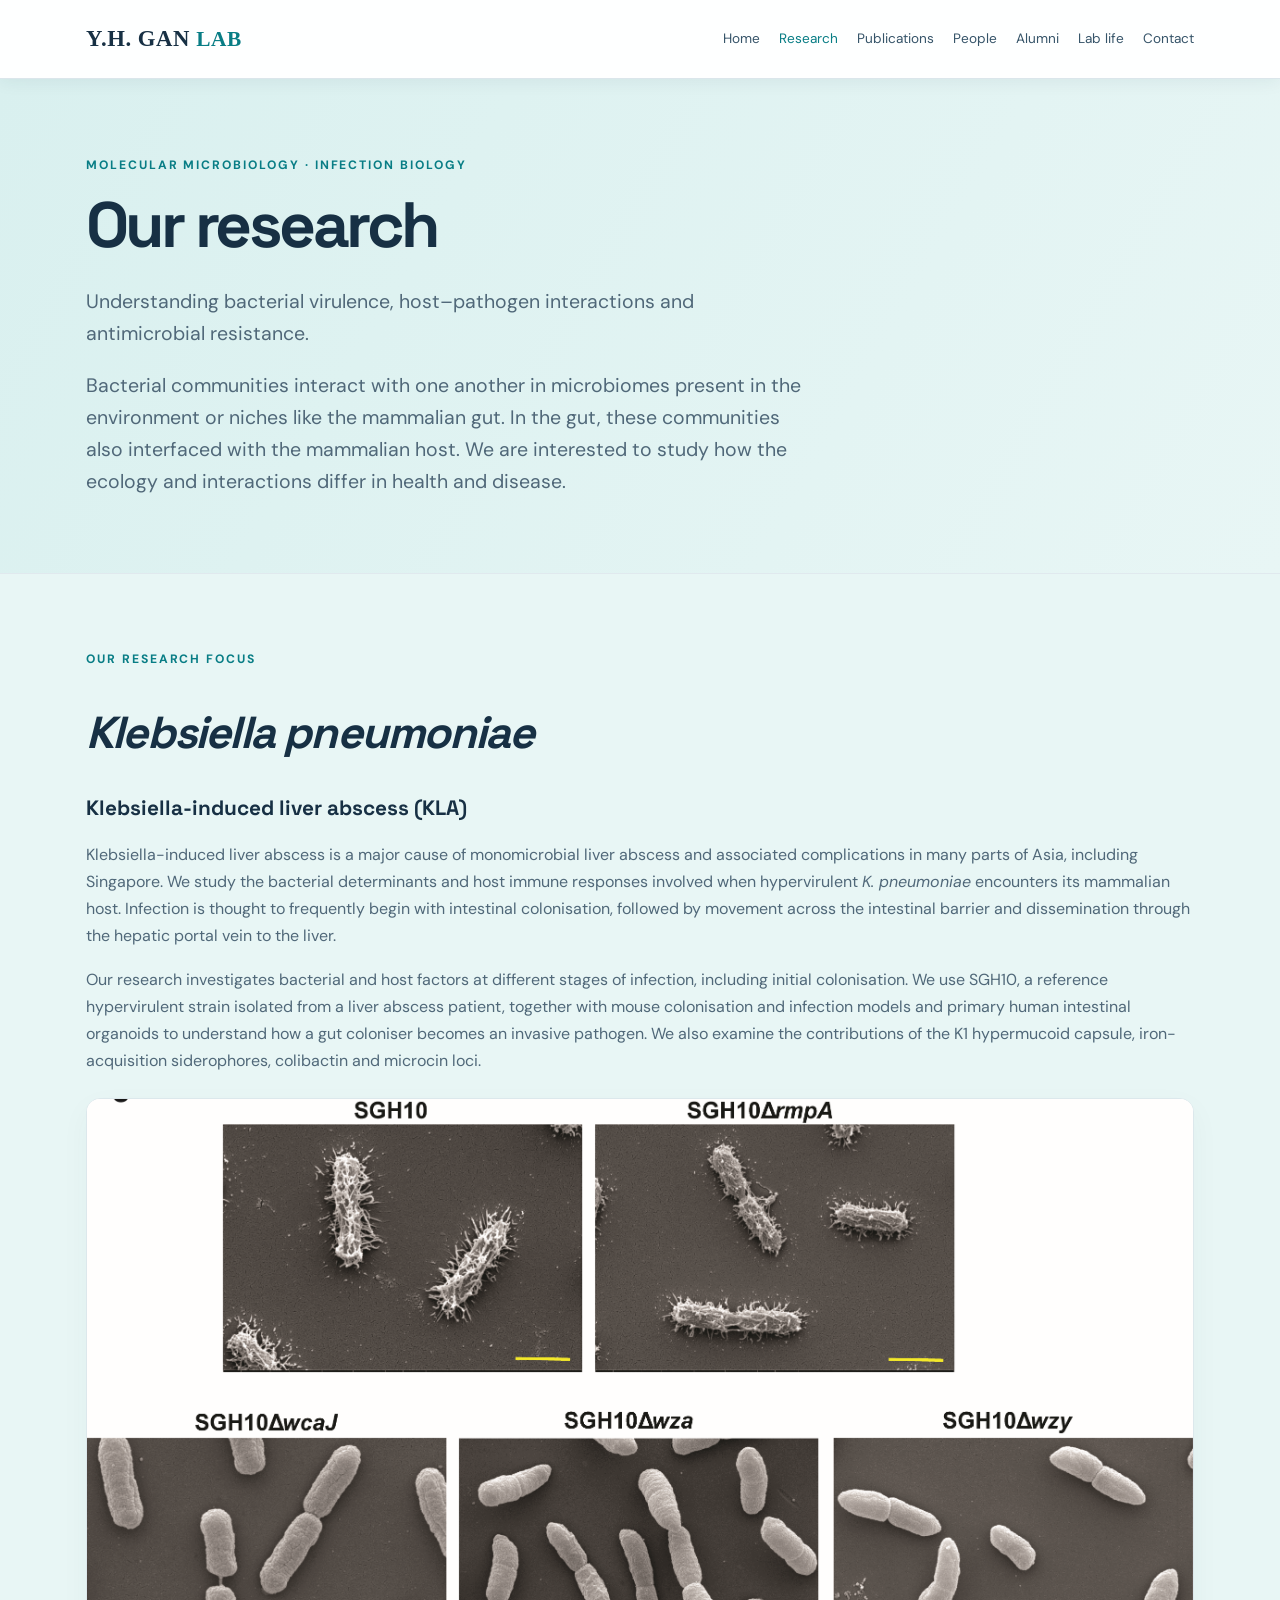
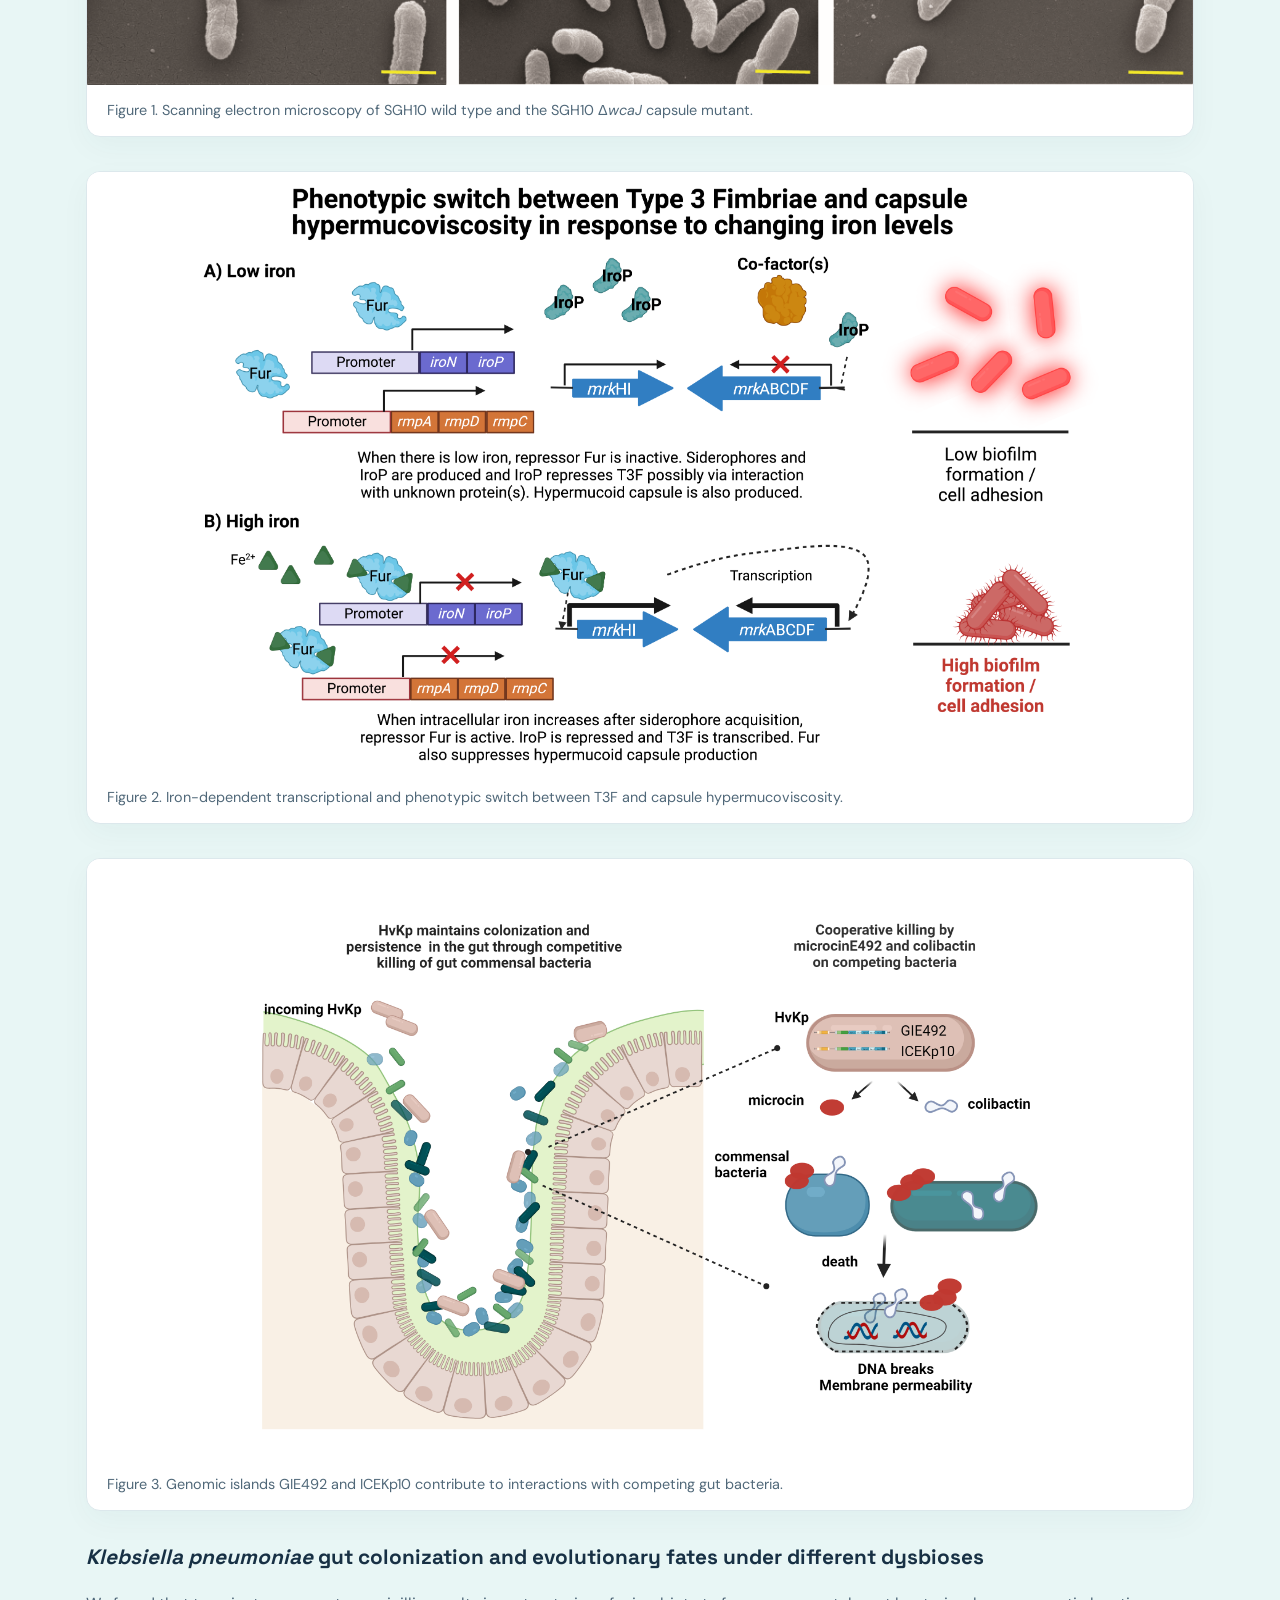
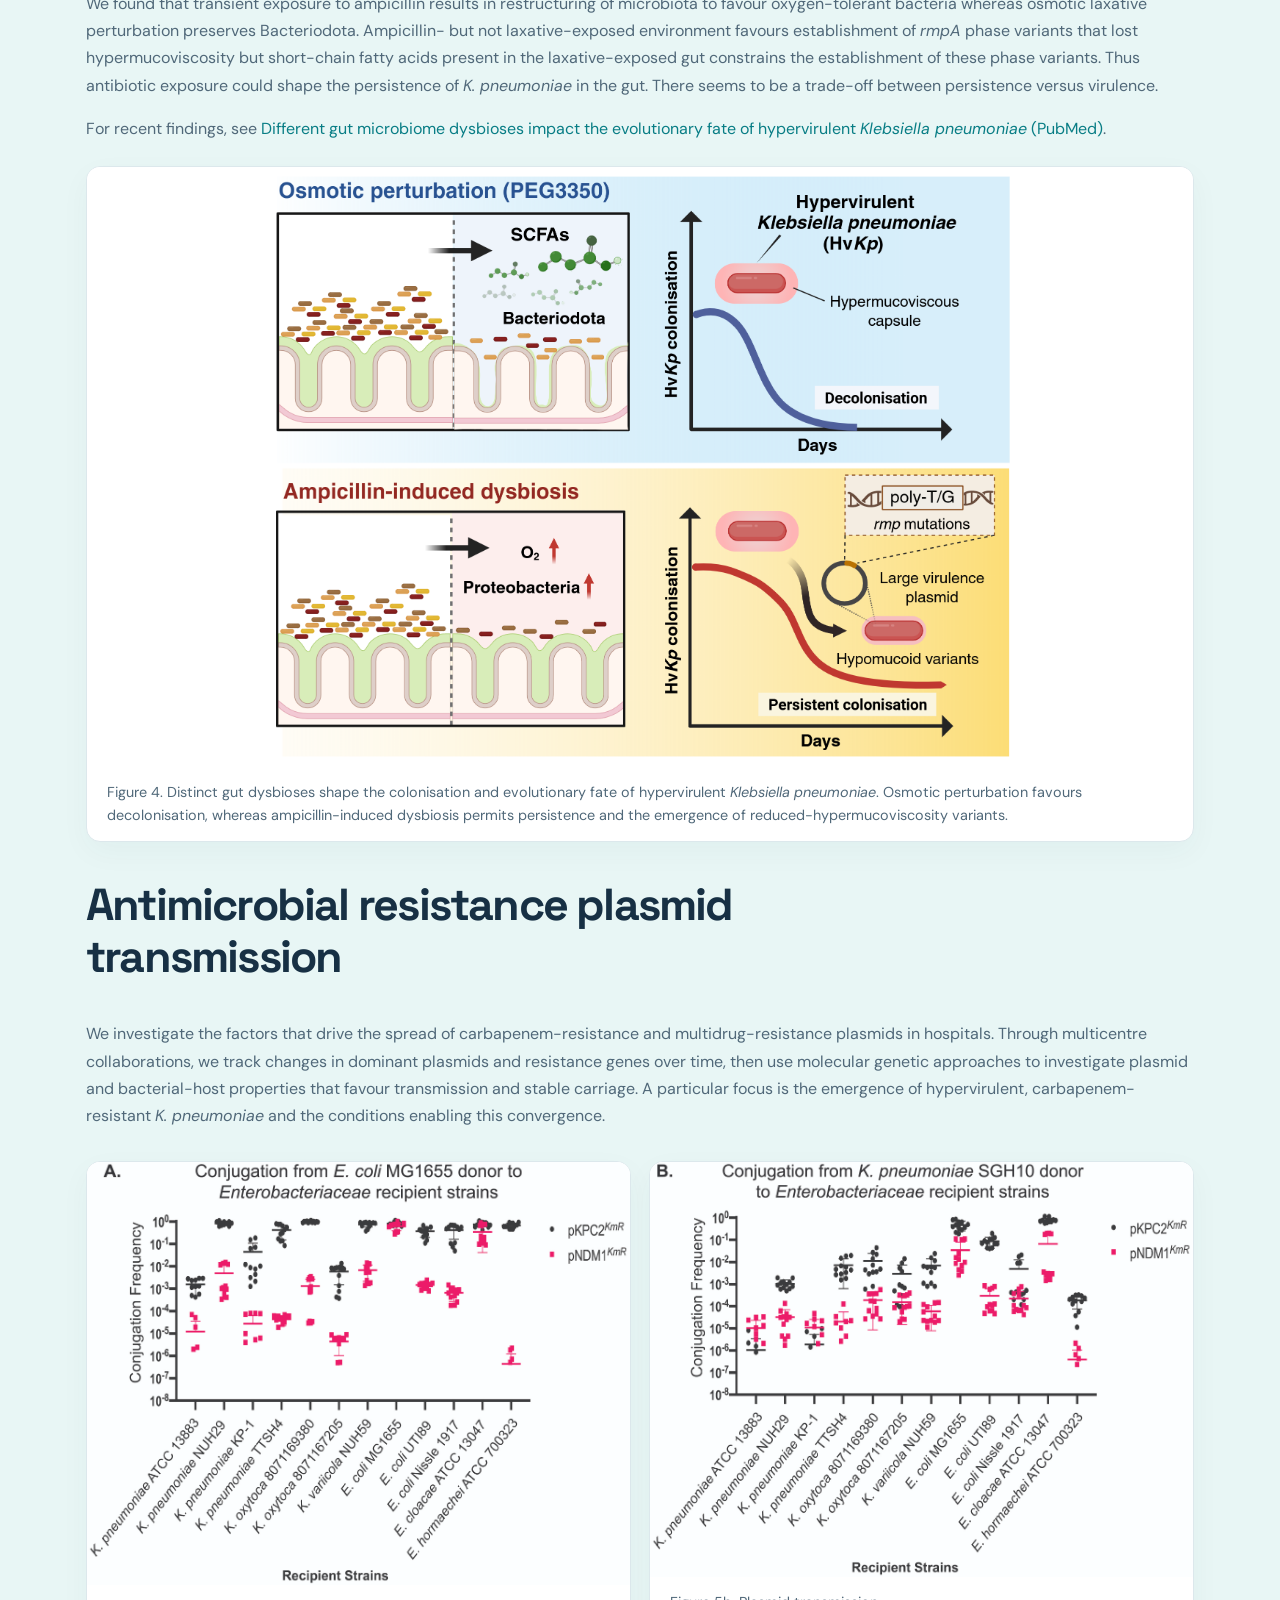
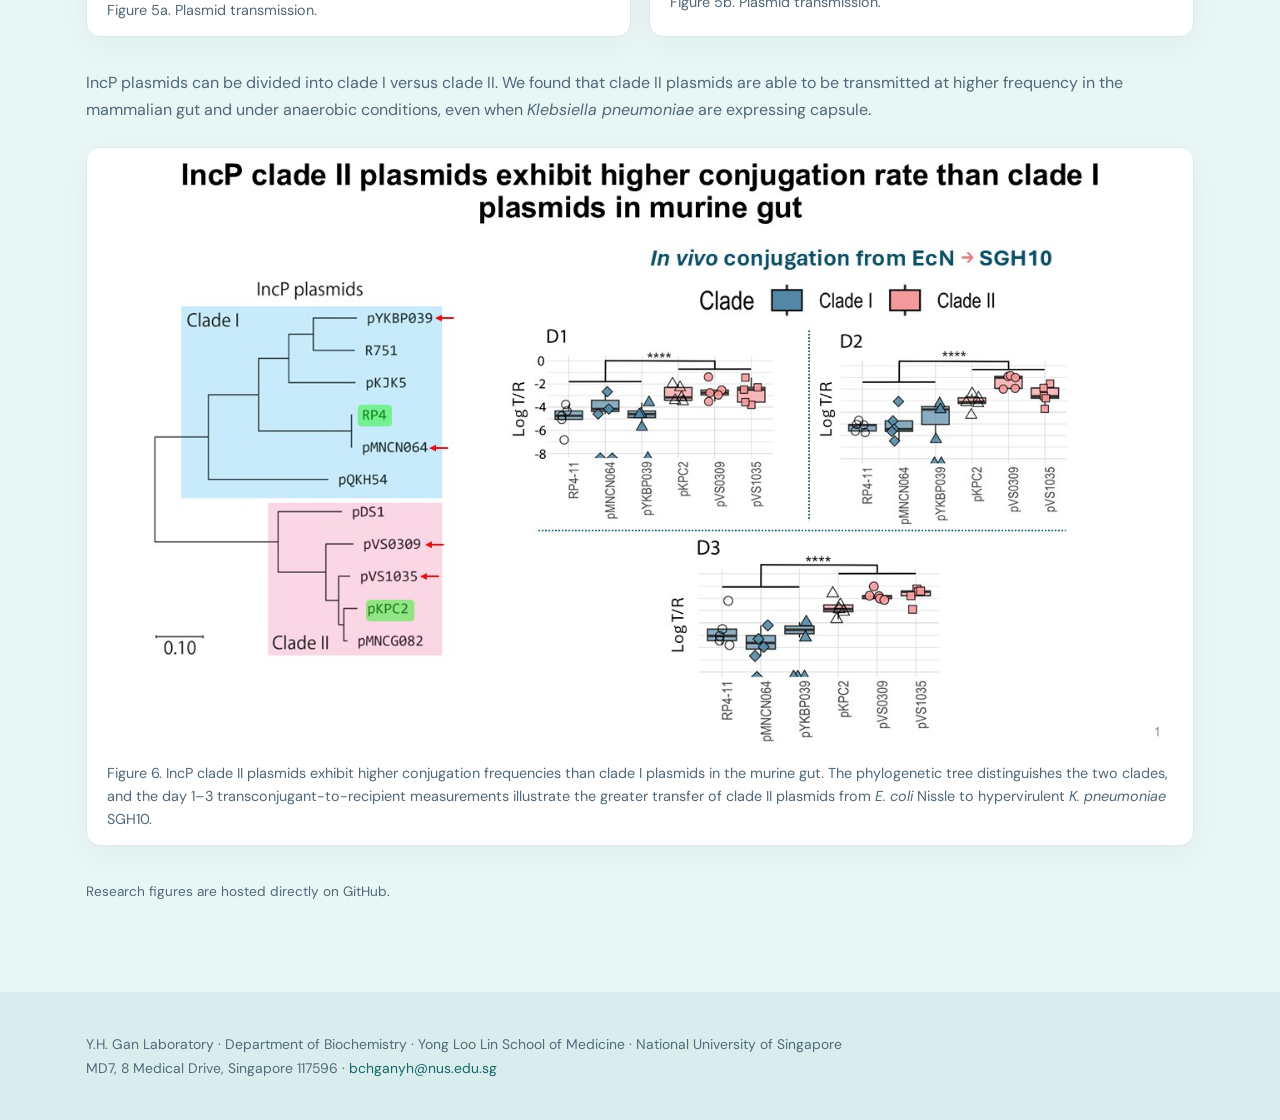
<file: research.html>
<!doctype html><html lang="en"><head><meta charset="utf-8"><meta name="viewport" content="width=device-width,initial-scale=1"><meta name="description" content="Research themes of the Y.H. Gan Laboratory at NUS"><title>Research | Y.H. Gan Laboratory</title><link rel="stylesheet" href="assets/style.css"></head><body><header class="top"><div class="wrap nav"><a class="brand" href="index.html">Y.H. GAN <b>LAB</b></a><nav aria-label="Main navigation"><a href="index.html">Home</a><a class="active" href="research.html">Research</a><a href="publications.html">Publications</a><a href="people.html">People</a><a href="alumni.html">Alumni</a><a href="lab-life.html">Lab life</a><a href="contact.html">Contact</a></nav></div></header><main><section class="pagehead"><div class="wrap"><div class="eyebrow">Molecular microbiology · Infection biology</div><h1>Our research</h1><p class="lead">Understanding bacterial virulence, host–pathogen interactions and antimicrobial resistance.</p><p class="lead">Bacterial communities interact with one another in microbiomes present in the environment or niches like the mammalian gut. In the gut, these communities also interfaced with the mammalian host. We are interested to study how the ecology and interactions differ in health and disease.</p></div></section><section class="section"><div class="wrap"><div class="eyebrow">Our research focus</div><h2><i>Klebsiella pneumoniae</i></h2><h3>Klebsiella-induced liver abscess (KLA)</h3><p>Klebsiella-induced liver abscess is a major cause of monomicrobial liver abscess and associated complications in many parts of Asia, including Singapore. We study the bacterial determinants and host immune responses involved when hypervirulent <i>K. pneumoniae</i> encounters its mammalian host. Infection is thought to frequently begin with intestinal colonisation, followed by movement across the intestinal barrier and dissemination through the hepatic portal vein to the liver.</p><p>Our research investigates bacterial and host factors at different stages of infection, including initial colonisation. We use SGH10, a reference hypervirulent strain isolated from a liver abscess patient, together with mouse colonisation and infection models and primary human intestinal organoids to understand how a gut coloniser becomes an invasive pathogen. We also examine the contributions of the K1 hypermucoid capsule, iron-acquisition siderophores, colibactin and microcin loci.</p><figure class="research-figure"><img loading="lazy" src="assets/research/figure%201-sgh10-wildtype-mutant.png" alt="Figure 1. Combined scanning electron microscopy images of SGH10 wild type and capsule-deficient mutant"><figcaption>Figure 1. Scanning electron microscopy of SGH10 wild type and the SGH10 Δ<i>wcaJ</i> capsule mutant.</figcaption></figure><figure class="research-figure"><img loading="lazy" src="assets/research/figure2-iron-regulation.png" alt="Figure 2. Iron-dependent transcriptional and phenotypic switch between T3F and capsule hypermucoviscosity"><figcaption>Figure 2. Iron-dependent transcriptional and phenotypic switch between T3F and capsule hypermucoviscosity.</figcaption></figure><figure class="research-figure"><img loading="lazy" src="assets/research/figure3-genomic-islands.png" alt="Figure 3. Genomic islands GIE492 and ICEKp10 contribute to interactions with competing gut bacteria."><figcaption>Figure 3. Genomic islands GIE492 and ICEKp10 contribute to interactions with competing gut bacteria.</figcaption></figure><h3><i>Klebsiella pneumoniae</i> gut colonization and evolutionary fates under different dysbioses</h3><p>We found that transient exposure to ampicillin results in restructuring of microbiota to favour oxygen-tolerant bacteria whereas osmotic laxative perturbation preserves Bacteriodota. Ampicillin- but not laxative-exposed environment favours establishment of <i>rmpA</i> phase variants that lost hypermucoviscosity but short-chain fatty acids present in the laxative-exposed gut constrains the establishment of these phase variants. Thus antibiotic exposure could shape the persistence of <i>K. pneumoniae</i> in the gut. There seems to be a trade-off between persistence versus virulence.</p><p>For recent findings, see <a href="https://pubmed.ncbi.nlm.nih.gov/42787551/" target="_blank" rel="noopener noreferrer">Different gut microbiome dysbioses impact the evolutionary fate of hypervirulent <i>Klebsiella pneumoniae</i> (PubMed)</a>.</p><figure class="research-figure"><img loading="lazy" src="assets/research/gut-dysbiosis-figure4.png" alt="Graphical abstract comparing osmotic laxative PEG3350 and ampicillin-induced gut dysbiosis and their effects on hypervirulent Klebsiella pneumoniae colonisation"><figcaption>Figure 4. Distinct gut dysbioses shape the colonisation and evolutionary fate of hypervirulent <i>Klebsiella pneumoniae</i>. Osmotic perturbation favours decolonisation, whereas ampicillin-induced dysbiosis permits persistence and the emergence of reduced-hypermucoviscosity variants.</figcaption></figure><h2>Antimicrobial resistance plasmid transmission</h2><p>We investigate the factors that drive the spread of carbapenem-resistance and multidrug-resistance plasmids in hospitals. Through multicentre collaborations, we track changes in dominant plasmids and resistance genes over time, then use molecular genetic approaches to investigate plasmid and bacterial-host properties that favour transmission and stable carriage. A particular focus is the emergence of hypervirulent, carbapenem-resistant <i>K. pneumoniae</i> and the conditions enabling this convergence.</p><div class="research-figure-pair"><figure class="research-figure"><img loading="lazy" src="assets/research/figure5a-plasmid-transmission.png.jpg" alt="Figure 5a. Plasmid transmission research figure"><figcaption>Figure 5a. Plasmid transmission.</figcaption></figure><figure class="research-figure"><img loading="lazy" src="assets/research/figure5b-plasmid-transmission.png.jpg" alt="Figure 5b. Plasmid transmission research figure"><figcaption>Figure 5b. Plasmid transmission.</figcaption></figure></div><p>IncP plasmids can be divided into clade I versus clade II. We found that clade II plasmids are able to be transmitted at higher frequency in the mammalian gut and under anaerobic conditions, even when <i>Klebsiella pneumoniae</i> are expressing capsule.</p><figure class="research-figure"><img loading="lazy" src="assets/research/incp-clade-transmission-figure6.jpg.jpg" alt="Phylogenetic grouping of IncP clade I and clade II plasmids alongside higher in vivo conjugation of clade II plasmids from E. coli Nissle to Klebsiella pneumoniae SGH10 in the murine gut"><figcaption>Figure 6. IncP clade II plasmids exhibit higher conjugation frequencies than clade I plasmids in the murine gut. The phylogenetic tree distinguishes the two clades, and the day 1–3 transconjugant-to-recipient measurements illustrate the greater transfer of clade II plasmids from <i>E. coli</i> Nissle to hypervirulent <i>K. pneumoniae</i> SGH10.</figcaption></figure><p class="small">Research figures are hosted directly on GitHub. </p></div></section></main><footer class="footer"><div class="wrap">Y.H. Gan Laboratory · Department of Biochemistry · Yong Loo Lin School of Medicine · National University of Singapore<br>MD7, 8 Medical Drive, Singapore 117596 · <a href="mailto:bchganyh@nus.edu.sg">bchganyh@nus.edu.sg</a></div></footer></body></html>
</file>
<file: assets/style.css>
@import url('https://fonts.googleapis.com/css2?family=DM+Sans:wght@400;500;600;700&family=Space+Grotesk:wght@400;500;600;700&display=swap');:root{--bg:#071321;--panel:#0e2133;--line:#244051;--text:#e9f3f6;--muted:#a5bfc9;--aqua:#4fe4d0;--gold:#f6c47c}*{box-sizing:border-box}html{scroll-behavior:smooth}body{margin:0;background:var(--bg);color:var(--text);font:16px/1.7 'DM Sans',sans-serif}a{color:var(--aqua);text-decoration:none}a:hover{text-decoration:underline}h1,h2,h3,.brand{font-family:'Space Grotesk',sans-serif;line-height:1.16}h1{font-size:clamp(2.7rem,6.5vw,5.5rem);letter-spacing:-.055em;margin:12px 0 24px}h2{font-size:clamp(1.8rem,3.5vw,3rem);letter-spacing:-.04em}h3{font-size:1.3rem}p{color:var(--muted)}.wrap{max-width:1160px;margin:auto;padding:0 26px}.top{position:sticky;top:0;background:#071321ee;backdrop-filter:blur(14px);z-index:9;border-bottom:1px solid var(--line)}.nav{min-height:78px;display:flex;align-items:center;justify-content:space-between;gap:20px}.brand{font-size:1.3rem;font-weight:700;color:white;white-space:nowrap}.brand b{color:var(--aqua)}nav{display:flex;gap:19px;flex-wrap:wrap}nav a{font-size:.85rem;color:#c7d8df}nav a.active{color:var(--aqua)}.hero{position:relative;overflow:hidden;padding:95px 0 105px;background:radial-gradient(ellipse at 83% 40%,#114b60 0,transparent 45%),radial-gradient(ellipse at 20% 80%,#163b49 0,transparent 48%)}.hero:after{content:'';position:absolute;right:8%;top:15%;width:340px;height:340px;border-radius:50%;border:1px solid #4fe4d044;box-shadow:0 0 0 35px #4fe4d008,0 0 0 80px #4fe4d006;pointer-events:none}.eyebrow{text-transform:uppercase;letter-spacing:.19em;color:var(--aqua);font-size:.76rem;font-weight:700}.lead{max-width:720px;font-size:1.22rem}.btn{display:inline-block;background:var(--aqua);color:#06202a;padding:13px 21px;border-radius:6px;font-weight:700;margin:15px 14px 0 0}.btn.secondary{background:transparent;color:var(--text);border:1px solid #68848d}.section{padding:75px 0;border-top:1px solid #1a3545}.grid{display:grid;grid-template-columns:repeat(3,minmax(0,1fr));gap:20px}.grid.two{grid-template-columns:repeat(2,minmax(0,1fr))}.card{background:linear-gradient(145deg,#10293b,#0a1a2b);border:1px solid var(--line);border-radius:12px;padding:28px;min-width:0}.card h3{margin-top:8px}.card p{margin-bottom:0}.number{color:var(--aqua);font:700 1rem 'Space Grotesk'}.banner{background:linear-gradient(110deg,#10394a,#0a2032);border:1px solid #255667;padding:26px;border-radius:12px}.small{font-size:.85rem}.muted{color:var(--muted)}.pagehead{padding:76px 0 55px;background:radial-gradient(ellipse at right,#15475a,transparent 55%)}.pagehead h1{font-size:clamp(2.5rem,5vw,4.2rem)}.entry{border-bottom:1px solid var(--line);padding:19px 0}.entry:last-child{border:0}.tag{font-size:.73rem;letter-spacing:.12em;text-transform:uppercase;color:var(--aqua)}.publication{padding:20px 0;border-bottom:1px solid var(--line)}.publication h3{font-size:1.05rem;line-height:1.4;margin:5px 0}.publication p{margin:4px 0}.search{width:100%;padding:14px;background:#0d2435;border:1px solid #416274;border-radius:8px;color:white;font:inherit}.portrait{height:95px;width:95px;border-radius:50%;background:linear-gradient(135deg,#1b6173,#132b46);display:grid;place-items:center;font:700 1.4rem 'Space Grotesk';color:#a5f7e8;margin-bottom:20px}.timeline{display:flex;flex-wrap:wrap;gap:10px}.year{border:1px solid #315367;padding:10px 15px;border-radius:8px;color:var(--text)}.figure{border:1px dashed #497080;border-radius:10px;padding:28px;background:#0b2030;color:#bed1d9;margin:20px 0}.footer{padding:40px 0;border-top:1px solid var(--line);font-size:.87rem;color:var(--muted)}.footer a{color:var(--muted)}.warning{background:#263321;border-left:3px solid var(--gold);padding:14px 18px;border-radius:4px}ul{color:var(--muted)}@media(max-width:800px){.nav{align-items:flex-start;padding-top:16px;padding-bottom:16px;flex-direction:column}nav{gap:10px 17px}.grid,.grid.two{grid-template-columns:1fr}.hero{padding:70px 0}.hero:after{opacity:.25}h1{font-size:2.8rem}.section{padding:55px 0}}
/* 2026 editorial refresh */
:root{--bg:#071623;--panel:#10293a;--line:#294a5a;--aqua:#70ead7}
body{background:linear-gradient(180deg,#071623 0%,#0a1b2a 75%,#071623 100%)}
.hero{min-height:660px;display:flex;align-items:center;background:radial-gradient(ellipse at 83% 36%,#17647a88,transparent 42%),radial-gradient(ellipse at 7% 80%,#17435977,transparent 47%),#071623}
.hero .wrap{width:100%;position:relative;z-index:1}
.hero:after{width:410px;height:410px;right:10%;top:20%;border:1px solid #70ead755;box-shadow:0 0 0 36px #70ead70b,0 0 0 90px #70ead709,0 0 0 155px #70ead705}
.hero h1{max-width:960px}.lead{line-height:1.65}.section h2{max-width:820px}
.card{transition:transform .2s ease,border-color .2s ease}.card:hover{transform:translateY(-4px);border-color:#5baea9}
.btn{transition:filter .2s ease,transform .2s ease}.btn:hover{filter:brightness(1.09);transform:translateY(-2px);text-decoration:none}
a:focus-visible,input:focus-visible{outline:3px solid #f6c47c;outline-offset:3px}
[hidden]{display:none!important}
.story{font-size:1.08rem;max-width:800px}.section-intro{max-width:780px}
.masthead{border-left:3px solid var(--aqua);padding-left:22px}
.eyebrow{letter-spacing:.16em}
footer{margin-top:auto}
@media(prefers-reduced-motion:reduce){*,*:before,*:after{scroll-behavior:auto!important;transition:none!important}}
@media(max-width:800px){.hero{min-height:520px}.hero:after{right:-160px;opacity:.22}nav a{padding:4px 0}}

/* Light academic palette */
:root{--bg:#f6f9fb;--panel:#fff;--line:#dbe6eb;--text:#173044;--muted:#506879;--aqua:#087d85;--gold:#ae702e}
body{background:#f6f9fb;color:var(--text)}
p,ul{color:var(--muted)}a{color:#087d85}
.top{background:#fffffff2;border-bottom:1px solid var(--line);box-shadow:0 3px 16px #102c4010}
.brand{color:#143044}nav a{color:#365469}nav a.active{color:#087d85}
.hero{background:radial-gradient(ellipse at 85% 35%,#bce9e9 0,transparent 43%),radial-gradient(ellipse at 18% 85%,#d9edf6 0,transparent 47%),#eef6f9;min-height:570px}
.hero:after{border-color:#087d8540;box-shadow:0 0 0 36px #087d8508,0 0 0 90px #087d8508,0 0 0 155px #087d8505}
.section{border-top:1px solid #e0e9ee}.pagehead{background:linear-gradient(120deg,#e6f5f6,#f7fbfc)}
.card{background:#fff;border:1px solid #dce8ec;box-shadow:0 10px 30px #1b46500a}
.banner{background:linear-gradient(120deg,#e5f3f4,#f2f8fa);border:1px solid #d1e5e8}
.btn{background:#087d85;color:white}.btn.secondary{color:#17646c;border:1px solid #9bbfc3}
.eyebrow,.tag,.number{color:#087d85}
.footer{background:#edf4f7;border-top:1px solid #dce7eb;color:#526a7b}
.footer a{color:#17646c}
.search{background:white;color:#173044;border-color:#b9cfd7}
.portrait{background:#d7ebed;color:#17646c}
.year{color:#17646c;border-color:#b9cfd7}
.figure{background:#fff;border:1px solid #dbe6eb;color:#506879}
.warning{background:#fff5e8;color:#624b27}
.research-figure{margin:24px 0 34px;background:white;border:1px solid #dce8ec;border-radius:14px;overflow:hidden;box-shadow:0 10px 30px #1b46500a}
.research-figure img{display:block;width:100%;height:auto;max-height:600px;object-fit:contain;background:#fff}
.research-figure figcaption{padding:14px 20px;color:#506879;font-size:.9rem;line-height:1.6}
.research-figure-pair{display:grid;grid-template-columns:1fr 1fr;gap:18px}
.research-figure-pair .research-figure{margin:16px 0}
@media(max-width:700px){.research-figure-pair{grid-template-columns:1fr}}

/* Pale aqua site background */
:root{--bg:#e8f6f5;--panel:#f2fbfa}
body{background:#e8f6f5}
.section{background:#e8f6f5}
.pagehead{background:linear-gradient(120deg,#d9f0ef,#e8f6f5)}
.hero{background:radial-gradient(ellipse at 85% 35%,#bce9e9 0,transparent 43%),radial-gradient(ellipse at 18% 85%,#d5f1ef 0,transparent 47%),#e8f6f5}
.card{background:#f7fcfb}
.banner{background:linear-gradient(120deg,#d8efed,#eaf8f6)}
.footer{background:#d9eeec}

/* Refined academic wordmark typography */
.brand,.brand b{font-family:Georgia,'Times New Roman',serif;font-weight:600;letter-spacing:.025em;text-transform:none}
.brand{font-size:1.42rem;line-height:1.15;color:#173044}
.brand b{font-size:.94em;color:#087d85;font-weight:600}
@media(max-width:600px){.brand{font-size:1.2rem}}
</file>
